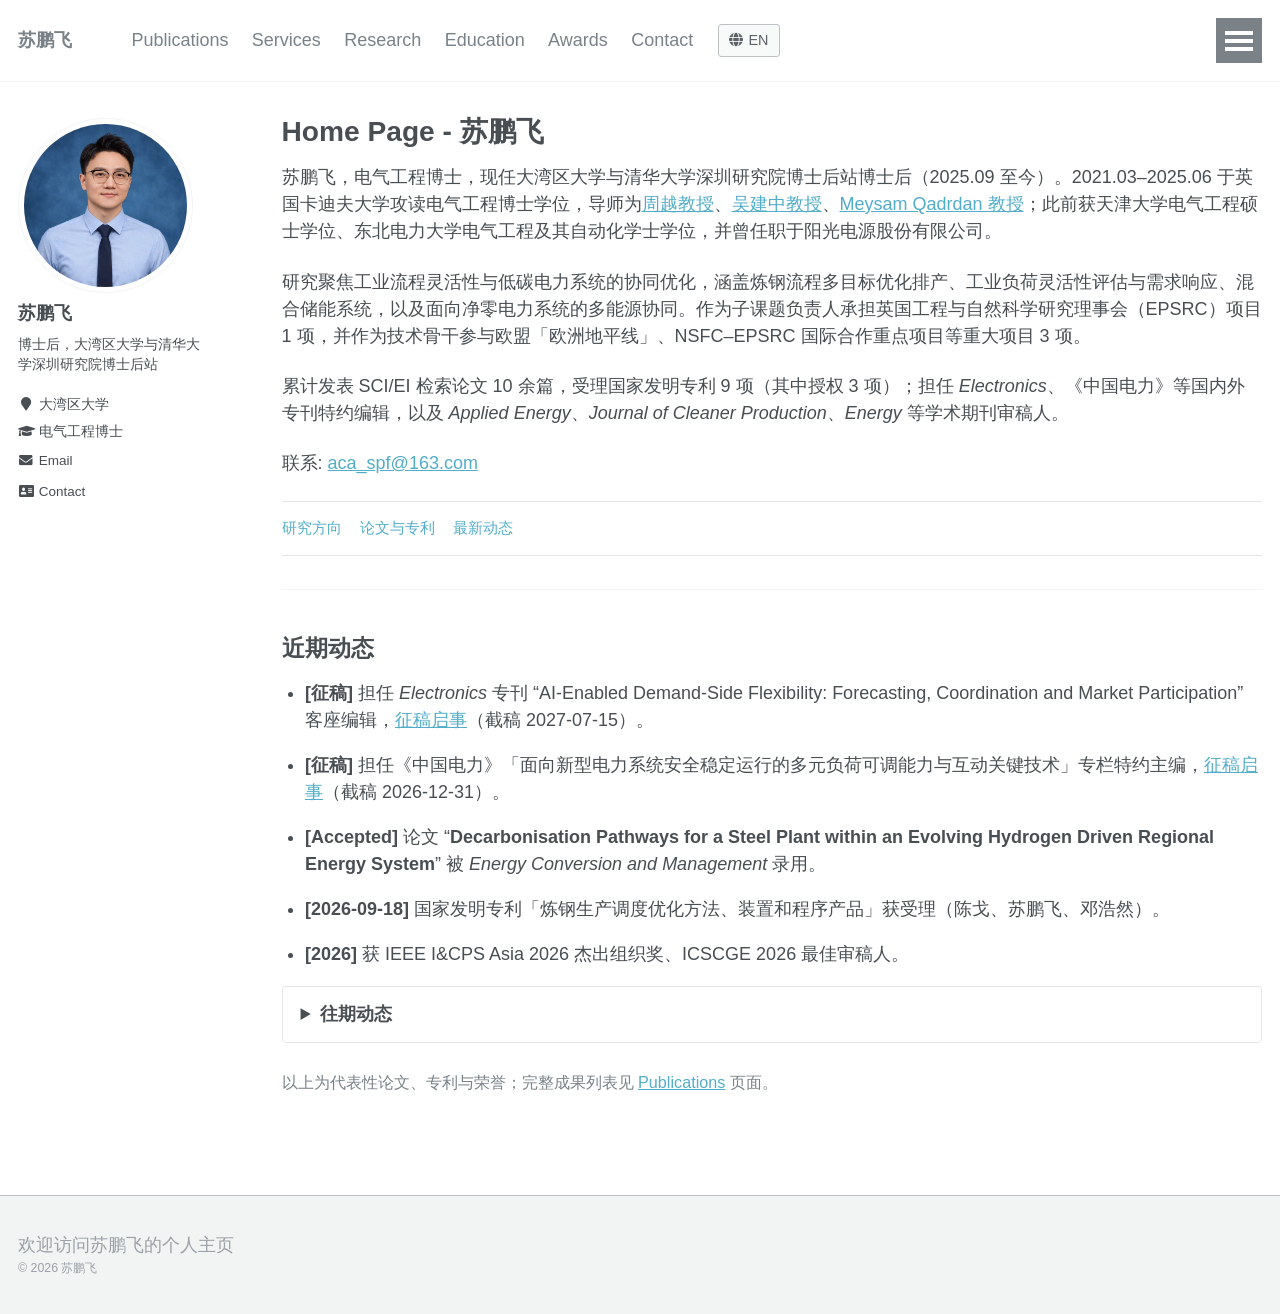
<file: index.html>
<!doctype html>
<html lang="zh-CN" class="no-js">
<head>
<meta charset="utf-8">
<link rel="alternate" hreflang="zh-CN" href="https://pengfeisu6.github.io/">
<link rel="alternate" hreflang="en" href="https://pengfeisu6.github.io/en/">
<link rel="alternate" hreflang="x-default" href="https://pengfeisu6.github.io/">
<title>首页 - 苏鹏飞</title>
<meta name="description" content="苏鹏飞，电气工程博士，大湾区大学与清华大学深圳研究院博士后站博士后。研究方向：工业负荷灵活性、炼钢流程优化排产、混合储能与需求响应、多能源系统协同。">
<meta property="og:site_name" content="苏鹏飞">
<meta property="og:title" content="首页 - 苏鹏飞">
<meta property="og:description" content="苏鹏飞，电气工程博士，大湾区大学与清华大学深圳研究院博士后站博士后。研究方向：工业负荷灵活性、炼钢流程优化排产、混合储能与需求响应、多能源系统协同。">
<meta name="viewport" content="width=device-width, initial-scale=1.0">
<meta http-equiv="cleartype" content="on">
<script>document.documentElement.className = document.documentElement.className.replace(/\bno-js\b/g, '') + ' js ';</script>
<link rel="stylesheet" href="assets/css/main.css">
<link rel="stylesheet" href="assets/css/custom.css">
</head>
<body data-home="index.html">
<a class="skip-link" href="#content">跳转到正文</a>
<!-- 结构：masthead（真实页面导航） + #main（sticky sidebar + archive） + page__footer
     内容填充位置：下方 <div class="archive organized-page" id="content" tabindex="-1"> 内部；共享身份字段见 data/profile.js -->
<div class="masthead">
  <div class="masthead__inner-wrap">
    <div class="masthead__menu">
      <nav id="site-nav" class="greedy-nav">
        <button aria-label="导航菜单"><div class="navicon"></div></button>
        <ul class="visible-links">
          <li class="masthead__menu-item masthead__menu-item--lg"><a href="index.html" data-field="name">苏鹏飞</a></li>
          <li class="masthead__menu-item"><a href="publications/index.html">Publications</a></li>
          <li class="masthead__menu-item"><a href="services/index.html">Services</a></li>
          <li class="masthead__menu-item"><a href="research/index.html">Research</a></li>
          <li class="masthead__menu-item"><a href="education/index.html">Education</a></li>
          <li class="masthead__menu-item"><a href="awards/index.html">Awards</a></li>
          <li class="masthead__menu-item"><a href="contact/index.html">Contact</a></li>
          <li class="masthead__menu-item masthead__menu-item--lang"><a class="lang-btn" href="en/index.html" lang="en" hreflang="en" aria-label="切换到英文版" title="切换到英文版"><i class="fas fa-globe" aria-hidden="true"></i><span>EN</span></a></li>
        </ul>
        <ul class="hidden-links hidden">
          <li class="masthead__menu-item nav-clone"><a href="index.html" data-field="name">苏鹏飞</a></li>
          <li class="masthead__menu-item nav-clone"><a href="publications/index.html">Publications</a></li>
          <li class="masthead__menu-item nav-clone"><a href="services/index.html">Services</a></li>
          <li class="masthead__menu-item nav-clone"><a href="research/index.html">Research</a></li>
          <li class="masthead__menu-item nav-clone"><a href="education/index.html">Education</a></li>
          <li class="masthead__menu-item nav-clone"><a href="awards/index.html">Awards</a></li>
          <li class="masthead__menu-item nav-clone"><a href="contact/index.html">Contact</a></li>
          <li class="masthead__menu-item nav-clone masthead__menu-item--lang"><a class="lang-btn" href="en/index.html" lang="en" hreflang="en" aria-label="切换到英文版" title="切换到英文版"><i class="fas fa-globe" aria-hidden="true"></i><span>EN</span></a></li>
        </ul>
      </nav>
    </div>
  </div>
</div>
<div id="main" role="main">
<div class="sidebar sticky">
  <div itemscope itemtype="http://schema.org/Person">
    <div class="author__avatar">
      <img src="assets/images/profile.jpg" class="author__avatar" alt="苏鹏飞个人形象照">
    </div>
    <div class="author__content">
      <h3 class="author__name" data-field="name">苏鹏飞</h3>
      <p class="author__bio" data-field="bio">博士后，大湾区大学与清华大学深圳研究院博士后站</p>
    </div>
    <div class="author__urls-wrapper">
      <button class="btn btn--inverse">Follow</button>
      <ul class="author__urls social-icons">
        <li><i class="fas fa-fw fa-map-marker" aria-hidden="true"></i> 大湾区大学</li>
        <li><i class="fas fa-fw fa-graduation-cap" aria-hidden="true"></i> 电气工程博士</li>
        <li><a href="mailto:aca_spf@163.com" data-href="emailHref"><i class="fas fa-fw fa-envelope" aria-hidden="true"></i> Email</a></li>
        <li><a href="contact/index.html"><i class="fas fa-fw fa-address-card" aria-hidden="true"></i> Contact</a></li>
      </ul>
    </div>
  </div>
</div>
<div class="archive organized-page" id="content" tabindex="-1">
  <h1 class="page__title">Home Page - 苏鹏飞</h1>
  <p>苏鹏飞，电气工程博士，现任大湾区大学与清华大学深圳研究院博士后站博士后（2025.09 至今）。2021.03–2025.06 于英国卡迪夫大学攻读电气工程博士学位，导师为<a href="https://seea.tju.edu.cn/info/1012/5022.htm">周越教授</a>、<a href="https://researchportal.bath.ac.uk/en/persons/jianzhong-wu/">吴建中教授</a>、<a href="https://profiles.cardiff.ac.uk/staff/qadrdanm">Meysam Qadrdan 教授</a>；此前获天津大学电气工程硕士学位、东北电力大学电气工程及其自动化学士学位，并曾任职于阳光电源股份有限公司。</p>
  <p>研究聚焦工业流程灵活性与低碳电力系统的协同优化，涵盖炼钢流程多目标优化排产、工业负荷灵活性评估与需求响应、混合储能系统，以及面向净零电力系统的多能源协同。作为子课题负责人承担英国工程与自然科学研究理事会（EPSRC）项目 1 项，并作为技术骨干参与欧盟「欧洲地平线」、NSFC–EPSRC 国际合作重点项目等重大项目 3 项。</p>
  <p>累计发表 SCI/EI 检索论文 10 余篇，受理国家发明专利 9 项（其中授权 3 项）；担任 <em>Electronics</em>、《中国电力》等国内外专刊特约编辑，以及 <em>Applied Energy</em>、<em>Journal of Cleaner Production</em>、<em>Energy</em> 等学术期刊审稿人。</p>
  <p class="contact-line">联系: <a href="mailto:aca_spf@163.com" data-href="emailHref">aca_spf@163.com</a></p>
  <nav class="section-nav" aria-label="快速访问"><a href="research/index.html">研究方向</a><a href="publications/index.html">论文与专利</a><a href="#news">最新动态</a></nav>
  <hr />
  <h2 id="news">近期动态</h2>
  <ul class="news-list">
    <li><p><strong>[征稿]</strong> 担任 <em>Electronics</em> 专刊 “AI-Enabled Demand-Side Flexibility: Forecasting, Coordination and Market Participation” 客座编辑，<a href="https://www.mdpi.com/journal/electronics/special_issues/10xf9x2i27" target="_blank" rel="noopener">征稿启事</a>（截稿 2027-07-15）。</p></li>
    <li><p><strong>[征稿]</strong> 担任《中国电力》「面向新型电力系统安全稳定运行的多元负荷可调能力与互动关键技术」专栏特约主编，<a href="https://www.electricpower.com.cn/news/368" target="_blank" rel="noopener">征稿启事</a>（截稿 2026-12-31）。</p></li>
    <li><p><strong>[Accepted]</strong> 论文 “<strong>Decarbonisation Pathways for a Steel Plant within an Evolving Hydrogen Driven Regional Energy System</strong>” 被 <em>Energy Conversion and Management</em> 录用。</p></li>
    <li><p><strong>[2026-09-18]</strong> 国家发明专利「炼钢生产调度优化方法、装置和程序产品」获受理（陈戈、苏鹏飞、邓浩然）。</p></li>
    <li><p><strong>[2026]</strong> 获 IEEE I&amp;CPS Asia 2026 杰出组织奖、ICSCGE 2026 最佳审稿人。</p></li>
  </ul>
  <details class="news-archive"><summary>往期动态</summary>
  <ul class="news-list">
    <li><p><strong>[2025-09]</strong> 加入大湾区大学与清华大学深圳研究院博士后站，任博士后。</p></li>
    <li><p><strong>[2025-04]</strong> 论文 “<strong>Cost-Effective Scheduling of a Hydrogen-based Iron and Steel Plant Powered by a Grid-assisted Renewable Energy System</strong>” 发表于 <em>Applied Energy</em>, vol. 384, article 125412。</p></li>
    <li><p><strong>[2024]</strong> 获 Sustainability in Steel SUSTAIN Conference 最佳海报奖。</p></li>
    <li><p><strong>[2023]</strong> 论文 “<strong>Multi-Objective Scheduling of a Steelmaking Plant Integrated with Renewable Energy Sources and Energy Storage Systems</strong>” 发表于 <em>Journal of Cleaner Production</em>, vol. 428, article 139350。</p></li>
    <li><p><strong>[2023-06]</strong> 国家发明专利「光伏逆变器故障检测方法、设备及介质」（CN112731022B）获授权。</p></li>
    <li><p><strong>[2023-05]</strong> 国家发明专利「一种户用微网能量路由器能量管理单元的本地控制方法」（CN110535190B）获授权。</p></li>
    <li><p><strong>[2023-04]</strong> 国家发明专利「光伏逆变器的状态检测方法、装置及计算机可读存储介质」（CN113092900B）获授权。</p></li>
    <li><p><strong>[2023]</strong> 会议论文 “<strong>Demand Response from Steelmaking Process Coordinated with Energy Storage Systems</strong>” 在 IEEE PES ISGT Europe 作口头报告。</p></li>
    <li><p><strong>[2023]</strong> 会议论文 “<strong>Optimal Scheduling of Steelmaking Process Considering Multiple Electricity Bill Components</strong>” 在 IEEE EI² 作口头报告。</p></li>
    <li><p><strong>[2021-03]</strong> 赴英国卡迪夫大学攻读电气工程博士学位，获国家留学基金委公派留学奖学金。</p></li>
  </ul>
  </details>
  <p class="page-note">以上为代表性论文、专利与荣誉；完整成果列表见 <a href="publications/index.html">Publications</a> 页面。</p>
</div>
</div>
<div class="page__footer">
  <footer>
    <a href="index.html" data-href="home" data-field="footerText">欢迎访问苏鹏飞的个人主页</a>
    <div class="page__footer-copyright" data-field="copyrightText">&copy; 2026 苏鹏飞</div>
  </footer>
</div>
<script src="data/profile.js"></script>
<script src="assets/js/site.js"></script>
<script src="assets/js/main.min.js"></script>
</body>
</html>
</file>
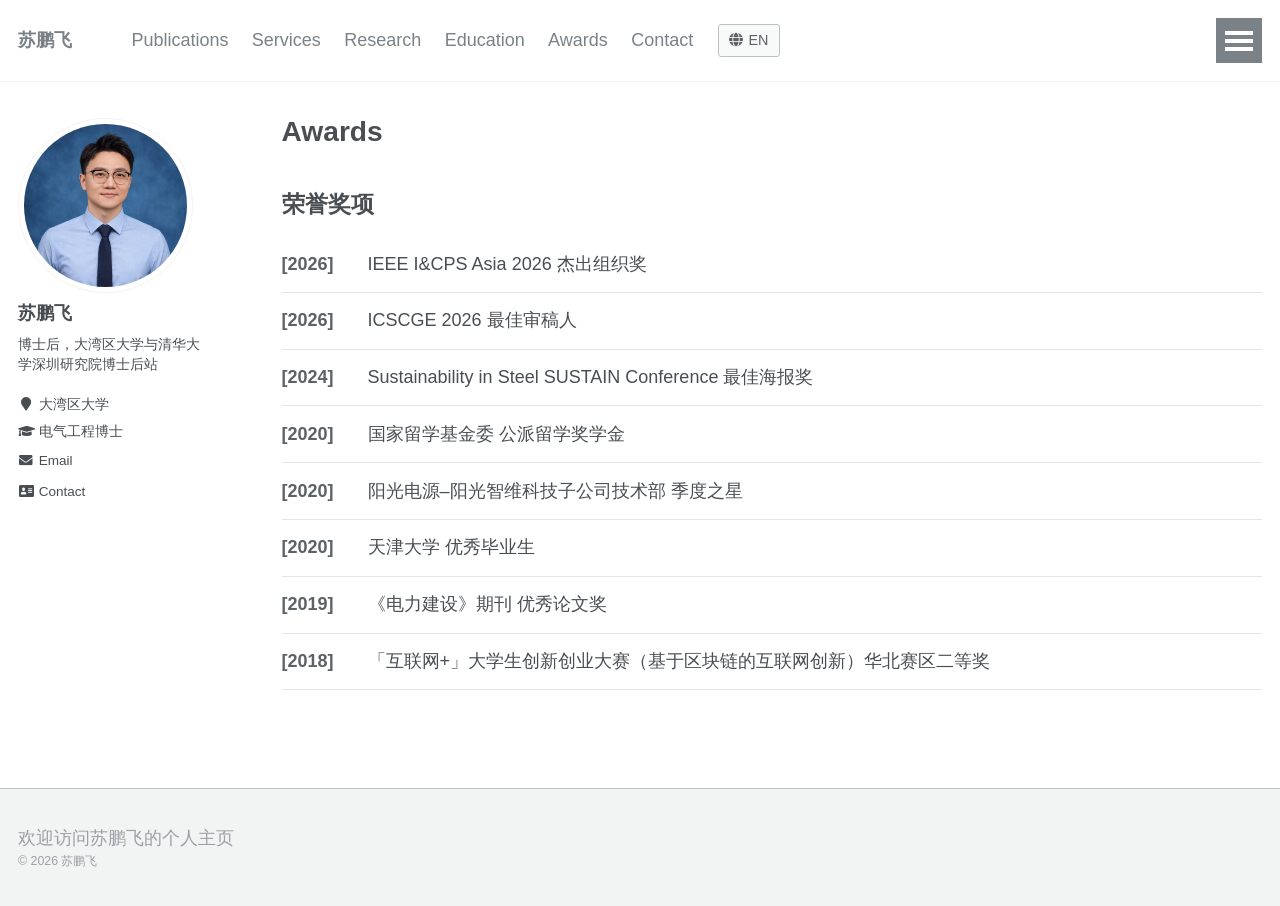
<file: awards/index.html>
<!doctype html>
<html lang="zh-CN" class="no-js">
<head>
<meta charset="utf-8">
<link rel="alternate" hreflang="zh-CN" href="https://pengfeisu6.github.io/awards/">
<link rel="alternate" hreflang="en" href="https://pengfeisu6.github.io/en/awards/">
<link rel="alternate" hreflang="x-default" href="https://pengfeisu6.github.io/">
<title>荣誉奖项 - 苏鹏飞</title>
<meta name="description" content="苏鹏飞，电气工程博士，大湾区大学与清华大学深圳研究院博士后站博士后。研究方向：工业负荷灵活性、炼钢流程优化排产、混合储能与需求响应、多能源系统协同。">
<meta property="og:site_name" content="苏鹏飞">
<meta property="og:title" content="荣誉奖项 - 苏鹏飞">
<meta property="og:description" content="苏鹏飞，电气工程博士，大湾区大学与清华大学深圳研究院博士后站博士后。研究方向：工业负荷灵活性、炼钢流程优化排产、混合储能与需求响应、多能源系统协同。">
<meta name="viewport" content="width=device-width, initial-scale=1.0">
<meta http-equiv="cleartype" content="on">
<script>document.documentElement.className = document.documentElement.className.replace(/\bno-js\b/g, '') + ' js ';</script>
<link rel="stylesheet" href="../assets/css/main.css">
<link rel="stylesheet" href="../assets/css/custom.css">
</head>
<body data-home="../index.html">
<a class="skip-link" href="#content">跳转到正文</a>
<!-- 结构：masthead（真实页面导航） + #main（sticky sidebar + archive） + page__footer
     内容填充位置：下方 <div class="archive organized-page" id="content" tabindex="-1"> 内部；共享身份字段见 data/profile.js -->
<div class="masthead">
  <div class="masthead__inner-wrap">
    <div class="masthead__menu">
      <nav id="site-nav" class="greedy-nav">
        <button aria-label="导航菜单"><div class="navicon"></div></button>
        <ul class="visible-links">
          <li class="masthead__menu-item masthead__menu-item--lg"><a href="../index.html" data-field="name">苏鹏飞</a></li>
          <li class="masthead__menu-item"><a href="../publications/index.html">Publications</a></li>
          <li class="masthead__menu-item"><a href="../services/index.html">Services</a></li>
          <li class="masthead__menu-item"><a href="../research/index.html">Research</a></li>
          <li class="masthead__menu-item"><a href="../education/index.html">Education</a></li>
          <li class="masthead__menu-item"><a href="../awards/index.html">Awards</a></li>
          <li class="masthead__menu-item"><a href="../contact/index.html">Contact</a></li>
          <li class="masthead__menu-item masthead__menu-item--lang"><a class="lang-btn" href="../en/awards/index.html" lang="en" hreflang="en" aria-label="切换到英文版" title="切换到英文版"><i class="fas fa-globe" aria-hidden="true"></i><span>EN</span></a></li>
        </ul>
        <ul class="hidden-links hidden">
          <li class="masthead__menu-item nav-clone"><a href="../index.html" data-field="name">苏鹏飞</a></li>
          <li class="masthead__menu-item nav-clone"><a href="../publications/index.html">Publications</a></li>
          <li class="masthead__menu-item nav-clone"><a href="../services/index.html">Services</a></li>
          <li class="masthead__menu-item nav-clone"><a href="../research/index.html">Research</a></li>
          <li class="masthead__menu-item nav-clone"><a href="../education/index.html">Education</a></li>
          <li class="masthead__menu-item nav-clone"><a href="../awards/index.html">Awards</a></li>
          <li class="masthead__menu-item nav-clone"><a href="../contact/index.html">Contact</a></li>
          <li class="masthead__menu-item nav-clone masthead__menu-item--lang"><a class="lang-btn" href="../en/awards/index.html" lang="en" hreflang="en" aria-label="切换到英文版" title="切换到英文版"><i class="fas fa-globe" aria-hidden="true"></i><span>EN</span></a></li>
        </ul>
      </nav>
    </div>
  </div>
</div>
<div id="main" role="main">
<div class="sidebar sticky">
  <div itemscope itemtype="http://schema.org/Person">
    <div class="author__avatar">
      <img src="../assets/images/profile.jpg" class="author__avatar" alt="苏鹏飞个人形象照">
    </div>
    <div class="author__content">
      <h3 class="author__name" data-field="name">苏鹏飞</h3>
      <p class="author__bio" data-field="bio">博士后，大湾区大学与清华大学深圳研究院博士后站</p>
    </div>
    <div class="author__urls-wrapper">
      <button class="btn btn--inverse">Follow</button>
      <ul class="author__urls social-icons">
        <li><i class="fas fa-fw fa-map-marker" aria-hidden="true"></i> 大湾区大学</li>
        <li><i class="fas fa-fw fa-graduation-cap" aria-hidden="true"></i> 电气工程博士</li>
        <li><a href="mailto:aca_spf@163.com" data-href="emailHref"><i class="fas fa-fw fa-envelope" aria-hidden="true"></i> Email</a></li>
        <li><a href="../contact/index.html"><i class="fas fa-fw fa-address-card" aria-hidden="true"></i> Contact</a></li>
      </ul>
    </div>
  </div>
</div>
<div class="archive organized-page" id="content" tabindex="-1">
  <h1 class="page__title">Awards</h1>
  <h2 id="awards">荣誉奖项</h2>
  <ul class="plain-list award-timeline">
    <li><strong>[2026]</strong> IEEE I&amp;CPS Asia 2026 杰出组织奖</li>
    <li><strong>[2026]</strong> ICSCGE 2026 最佳审稿人</li>
    <li><strong>[2024]</strong> Sustainability in Steel SUSTAIN Conference 最佳海报奖</li>
    <li><strong>[2020]</strong> 国家留学基金委 公派留学奖学金</li>
    <li><strong>[2020]</strong> 阳光电源–阳光智维科技子公司技术部 季度之星</li>
    <li><strong>[2020]</strong> 天津大学 优秀毕业生</li>
    <li><strong>[2019]</strong> 《电力建设》期刊 优秀论文奖</li>
    <li><strong>[2018]</strong> 「互联网+」大学生创新创业大赛（基于区块链的互联网创新）华北赛区二等奖</li>
  </ul>
</div>
</div>
<div class="page__footer">
  <footer>
    <a href="../index.html" data-href="home" data-field="footerText">欢迎访问苏鹏飞的个人主页</a>
    <div class="page__footer-copyright" data-field="copyrightText">&copy; 2026 苏鹏飞</div>
  </footer>
</div>
<script src="../data/profile.js"></script>
<script src="../assets/js/site.js"></script>
<script src="../assets/js/main.min.js"></script>
</body>
</html>
</file>
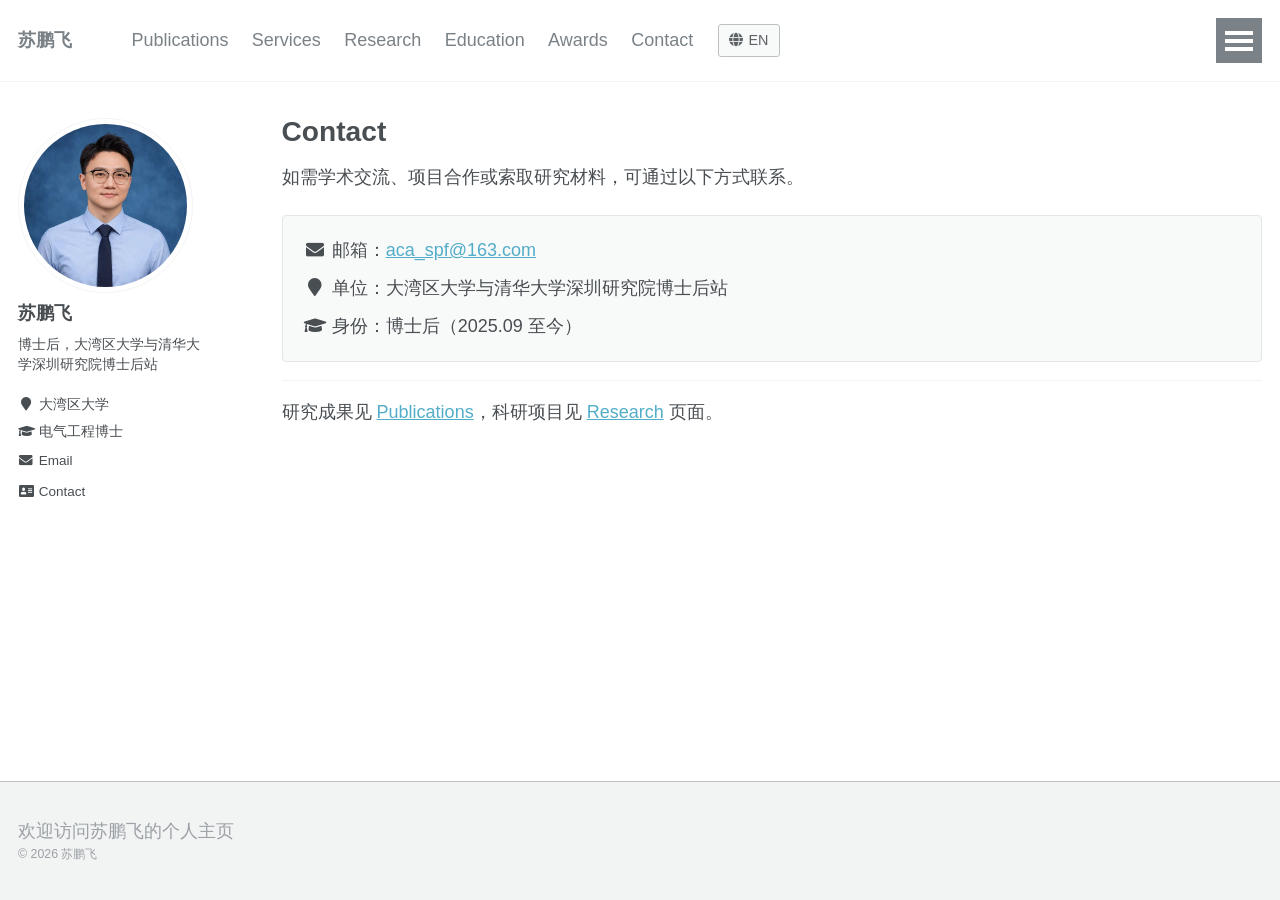
<file: contact/index.html>
<!doctype html>
<html lang="zh-CN" class="no-js">
<head>
<meta charset="utf-8">
<link rel="alternate" hreflang="zh-CN" href="https://pengfeisu6.github.io/contact/">
<link rel="alternate" hreflang="en" href="https://pengfeisu6.github.io/en/contact/">
<link rel="alternate" hreflang="x-default" href="https://pengfeisu6.github.io/">
<title>联系方式 - 苏鹏飞</title>
<meta name="description" content="苏鹏飞，电气工程博士，大湾区大学与清华大学深圳研究院博士后站博士后。研究方向：工业负荷灵活性、炼钢流程优化排产、混合储能与需求响应、多能源系统协同。">
<meta property="og:site_name" content="苏鹏飞">
<meta property="og:title" content="联系方式 - 苏鹏飞">
<meta property="og:description" content="苏鹏飞，电气工程博士，大湾区大学与清华大学深圳研究院博士后站博士后。研究方向：工业负荷灵活性、炼钢流程优化排产、混合储能与需求响应、多能源系统协同。">
<meta name="viewport" content="width=device-width, initial-scale=1.0">
<meta http-equiv="cleartype" content="on">
<script>document.documentElement.className = document.documentElement.className.replace(/\bno-js\b/g, '') + ' js ';</script>
<link rel="stylesheet" href="../assets/css/main.css">
<link rel="stylesheet" href="../assets/css/custom.css">
</head>
<body data-home="../index.html">
<a class="skip-link" href="#content">跳转到正文</a>
<!-- 结构：masthead（真实页面导航） + #main（sticky sidebar + archive） + page__footer
     内容填充位置：下方 <div class="archive organized-page" id="content" tabindex="-1"> 内部；共享身份字段见 data/profile.js -->
<div class="masthead">
  <div class="masthead__inner-wrap">
    <div class="masthead__menu">
      <nav id="site-nav" class="greedy-nav">
        <button aria-label="导航菜单"><div class="navicon"></div></button>
        <ul class="visible-links">
          <li class="masthead__menu-item masthead__menu-item--lg"><a href="../index.html" data-field="name">苏鹏飞</a></li>
          <li class="masthead__menu-item"><a href="../publications/index.html">Publications</a></li>
          <li class="masthead__menu-item"><a href="../services/index.html">Services</a></li>
          <li class="masthead__menu-item"><a href="../research/index.html">Research</a></li>
          <li class="masthead__menu-item"><a href="../education/index.html">Education</a></li>
          <li class="masthead__menu-item"><a href="../awards/index.html">Awards</a></li>
          <li class="masthead__menu-item"><a href="../contact/index.html">Contact</a></li>
          <li class="masthead__menu-item masthead__menu-item--lang"><a class="lang-btn" href="../en/contact/index.html" lang="en" hreflang="en" aria-label="切换到英文版" title="切换到英文版"><i class="fas fa-globe" aria-hidden="true"></i><span>EN</span></a></li>
        </ul>
        <ul class="hidden-links hidden">
          <li class="masthead__menu-item nav-clone"><a href="../index.html" data-field="name">苏鹏飞</a></li>
          <li class="masthead__menu-item nav-clone"><a href="../publications/index.html">Publications</a></li>
          <li class="masthead__menu-item nav-clone"><a href="../services/index.html">Services</a></li>
          <li class="masthead__menu-item nav-clone"><a href="../research/index.html">Research</a></li>
          <li class="masthead__menu-item nav-clone"><a href="../education/index.html">Education</a></li>
          <li class="masthead__menu-item nav-clone"><a href="../awards/index.html">Awards</a></li>
          <li class="masthead__menu-item nav-clone"><a href="../contact/index.html">Contact</a></li>
          <li class="masthead__menu-item nav-clone masthead__menu-item--lang"><a class="lang-btn" href="../en/contact/index.html" lang="en" hreflang="en" aria-label="切换到英文版" title="切换到英文版"><i class="fas fa-globe" aria-hidden="true"></i><span>EN</span></a></li>
        </ul>
      </nav>
    </div>
  </div>
</div>
<div id="main" role="main">
<div class="sidebar sticky">
  <div itemscope itemtype="http://schema.org/Person">
    <div class="author__avatar">
      <img src="../assets/images/profile.jpg" class="author__avatar" alt="苏鹏飞个人形象照">
    </div>
    <div class="author__content">
      <h3 class="author__name" data-field="name">苏鹏飞</h3>
      <p class="author__bio" data-field="bio">博士后，大湾区大学与清华大学深圳研究院博士后站</p>
    </div>
    <div class="author__urls-wrapper">
      <button class="btn btn--inverse">Follow</button>
      <ul class="author__urls social-icons">
        <li><i class="fas fa-fw fa-map-marker" aria-hidden="true"></i> 大湾区大学</li>
        <li><i class="fas fa-fw fa-graduation-cap" aria-hidden="true"></i> 电气工程博士</li>
        <li><a href="mailto:aca_spf@163.com" data-href="emailHref"><i class="fas fa-fw fa-envelope" aria-hidden="true"></i> Email</a></li>
        <li><a href="../contact/index.html"><i class="fas fa-fw fa-address-card" aria-hidden="true"></i> Contact</a></li>
      </ul>
    </div>
  </div>
</div>
<div class="archive organized-page" id="content" tabindex="-1">
  <h1 class="page__title">Contact</h1>
  <p>如需学术交流、项目合作或索取研究材料，可通过以下方式联系。</p>
  <ul class="plain-list contact-details">
    <li><i class="fas fa-fw fa-envelope" aria-hidden="true"></i> 邮箱：<a href="mailto:aca_spf@163.com" data-href="emailHref">aca_spf@163.com</a></li>
    <li><i class="fas fa-fw fa-map-marker" aria-hidden="true"></i> 单位：大湾区大学与清华大学深圳研究院博士后站</li>
    <li><i class="fas fa-fw fa-graduation-cap" aria-hidden="true"></i> 身份：博士后（2025.09 至今）</li>
  </ul>
  <hr />
  <p>研究成果见 <a href="../publications/index.html">Publications</a>，科研项目见 <a href="../research/index.html">Research</a> 页面。</p>
</div>
</div>
<div class="page__footer">
  <footer>
    <a href="../index.html" data-href="home" data-field="footerText">欢迎访问苏鹏飞的个人主页</a>
    <div class="page__footer-copyright" data-field="copyrightText">&copy; 2026 苏鹏飞</div>
  </footer>
</div>
<script src="../data/profile.js"></script>
<script src="../assets/js/site.js"></script>
<script src="../assets/js/main.min.js"></script>
</body>
</html>
</file>
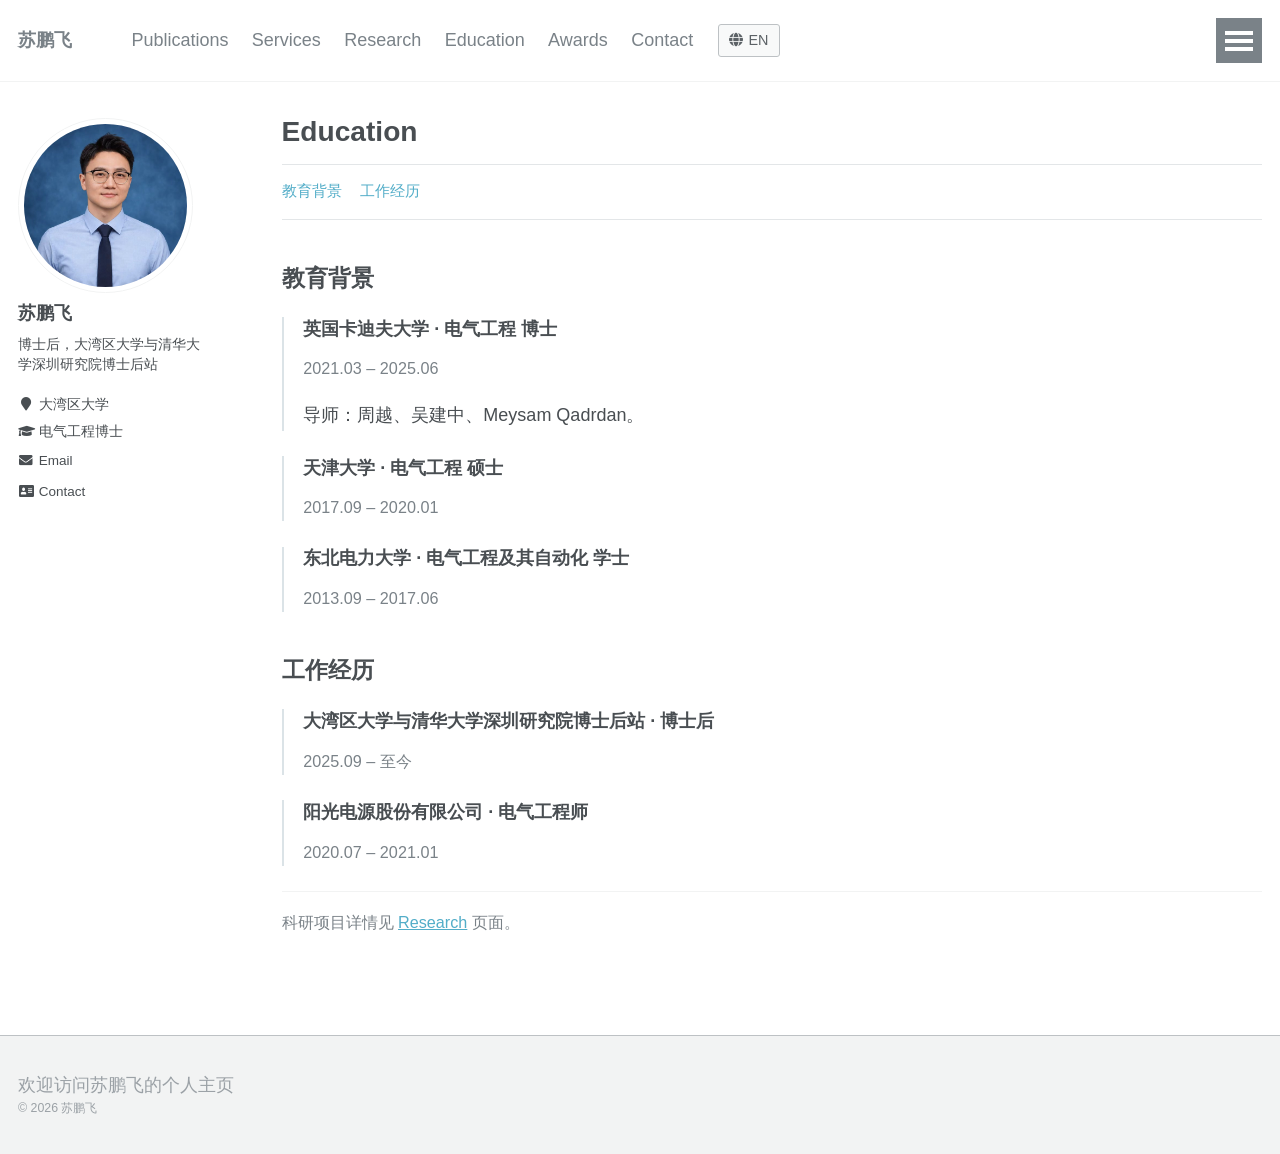
<file: education/index.html>
<!doctype html>
<html lang="zh-CN" class="no-js">
<head>
<meta charset="utf-8">
<link rel="alternate" hreflang="zh-CN" href="https://pengfeisu6.github.io/education/">
<link rel="alternate" hreflang="en" href="https://pengfeisu6.github.io/en/education/">
<link rel="alternate" hreflang="x-default" href="https://pengfeisu6.github.io/">
<title>教育经历 - 苏鹏飞</title>
<meta name="description" content="苏鹏飞，电气工程博士，大湾区大学与清华大学深圳研究院博士后站博士后。研究方向：工业负荷灵活性、炼钢流程优化排产、混合储能与需求响应、多能源系统协同。">
<meta property="og:site_name" content="苏鹏飞">
<meta property="og:title" content="教育经历 - 苏鹏飞">
<meta property="og:description" content="苏鹏飞，电气工程博士，大湾区大学与清华大学深圳研究院博士后站博士后。研究方向：工业负荷灵活性、炼钢流程优化排产、混合储能与需求响应、多能源系统协同。">
<meta name="viewport" content="width=device-width, initial-scale=1.0">
<meta http-equiv="cleartype" content="on">
<script>document.documentElement.className = document.documentElement.className.replace(/\bno-js\b/g, '') + ' js ';</script>
<link rel="stylesheet" href="../assets/css/main.css">
<link rel="stylesheet" href="../assets/css/custom.css">
</head>
<body data-home="../index.html">
<a class="skip-link" href="#content">跳转到正文</a>
<!-- 结构：masthead（真实页面导航） + #main（sticky sidebar + archive） + page__footer
     内容填充位置：下方 <div class="archive organized-page" id="content" tabindex="-1"> 内部；共享身份字段见 data/profile.js -->
<div class="masthead">
  <div class="masthead__inner-wrap">
    <div class="masthead__menu">
      <nav id="site-nav" class="greedy-nav">
        <button aria-label="导航菜单"><div class="navicon"></div></button>
        <ul class="visible-links">
          <li class="masthead__menu-item masthead__menu-item--lg"><a href="../index.html" data-field="name">苏鹏飞</a></li>
          <li class="masthead__menu-item"><a href="../publications/index.html">Publications</a></li>
          <li class="masthead__menu-item"><a href="../services/index.html">Services</a></li>
          <li class="masthead__menu-item"><a href="../research/index.html">Research</a></li>
          <li class="masthead__menu-item"><a href="../education/index.html">Education</a></li>
          <li class="masthead__menu-item"><a href="../awards/index.html">Awards</a></li>
          <li class="masthead__menu-item"><a href="../contact/index.html">Contact</a></li>
          <li class="masthead__menu-item masthead__menu-item--lang"><a class="lang-btn" href="../en/education/index.html" lang="en" hreflang="en" aria-label="切换到英文版" title="切换到英文版"><i class="fas fa-globe" aria-hidden="true"></i><span>EN</span></a></li>
        </ul>
        <ul class="hidden-links hidden">
          <li class="masthead__menu-item nav-clone"><a href="../index.html" data-field="name">苏鹏飞</a></li>
          <li class="masthead__menu-item nav-clone"><a href="../publications/index.html">Publications</a></li>
          <li class="masthead__menu-item nav-clone"><a href="../services/index.html">Services</a></li>
          <li class="masthead__menu-item nav-clone"><a href="../research/index.html">Research</a></li>
          <li class="masthead__menu-item nav-clone"><a href="../education/index.html">Education</a></li>
          <li class="masthead__menu-item nav-clone"><a href="../awards/index.html">Awards</a></li>
          <li class="masthead__menu-item nav-clone"><a href="../contact/index.html">Contact</a></li>
          <li class="masthead__menu-item nav-clone masthead__menu-item--lang"><a class="lang-btn" href="../en/education/index.html" lang="en" hreflang="en" aria-label="切换到英文版" title="切换到英文版"><i class="fas fa-globe" aria-hidden="true"></i><span>EN</span></a></li>
        </ul>
      </nav>
    </div>
  </div>
</div>
<div id="main" role="main">
<div class="sidebar sticky">
  <div itemscope itemtype="http://schema.org/Person">
    <div class="author__avatar">
      <img src="../assets/images/profile.jpg" class="author__avatar" alt="苏鹏飞个人形象照">
    </div>
    <div class="author__content">
      <h3 class="author__name" data-field="name">苏鹏飞</h3>
      <p class="author__bio" data-field="bio">博士后，大湾区大学与清华大学深圳研究院博士后站</p>
    </div>
    <div class="author__urls-wrapper">
      <button class="btn btn--inverse">Follow</button>
      <ul class="author__urls social-icons">
        <li><i class="fas fa-fw fa-map-marker" aria-hidden="true"></i> 大湾区大学</li>
        <li><i class="fas fa-fw fa-graduation-cap" aria-hidden="true"></i> 电气工程博士</li>
        <li><a href="mailto:aca_spf@163.com" data-href="emailHref"><i class="fas fa-fw fa-envelope" aria-hidden="true"></i> Email</a></li>
        <li><a href="../contact/index.html"><i class="fas fa-fw fa-address-card" aria-hidden="true"></i> Contact</a></li>
      </ul>
    </div>
  </div>
</div>
<div class="archive organized-page" id="content" tabindex="-1">
  <h1 class="page__title">Education</h1>
  <nav class="section-nav" aria-label="本页导航"><a href="#education">教育背景</a><a href="#work-experience">工作经历</a></nav>
  <h2 id="education">教育背景</h2>
  <div class="project-block career-entry">
    <h3>英国卡迪夫大学 · 电气工程 博士</h3>
    <p class="entry-meta">2021.03 – 2025.06</p>
    <p>导师：周越、吴建中、Meysam Qadrdan。</p>
  </div>
  <div class="project-block career-entry">
    <h3>天津大学 · 电气工程 硕士</h3>
    <p class="entry-meta">2017.09 – 2020.01</p>
  </div>
  <div class="project-block career-entry">
    <h3>东北电力大学 · 电气工程及其自动化 学士</h3>
    <p class="entry-meta">2013.09 – 2017.06</p>
  </div>
  <h2 id="work-experience">工作经历</h2>
  <div class="project-block career-entry">
    <h3>大湾区大学与清华大学深圳研究院博士后站 · 博士后</h3>
    <p class="entry-meta">2025.09 – 至今</p>
  </div>
  <div class="project-block career-entry">
    <h3>阳光电源股份有限公司 · 电气工程师</h3>
    <p class="entry-meta">2020.07 – 2021.01</p>
  </div>
  <hr />
  <p class="page-note">科研项目详情见 <a href="../research/index.html">Research</a> 页面。</p>
</div>
</div>
<div class="page__footer">
  <footer>
    <a href="../index.html" data-href="home" data-field="footerText">欢迎访问苏鹏飞的个人主页</a>
    <div class="page__footer-copyright" data-field="copyrightText">&copy; 2026 苏鹏飞</div>
  </footer>
</div>
<script src="../data/profile.js"></script>
<script src="../assets/js/site.js"></script>
<script src="../assets/js/main.min.js"></script>
</body>
</html>
</file>
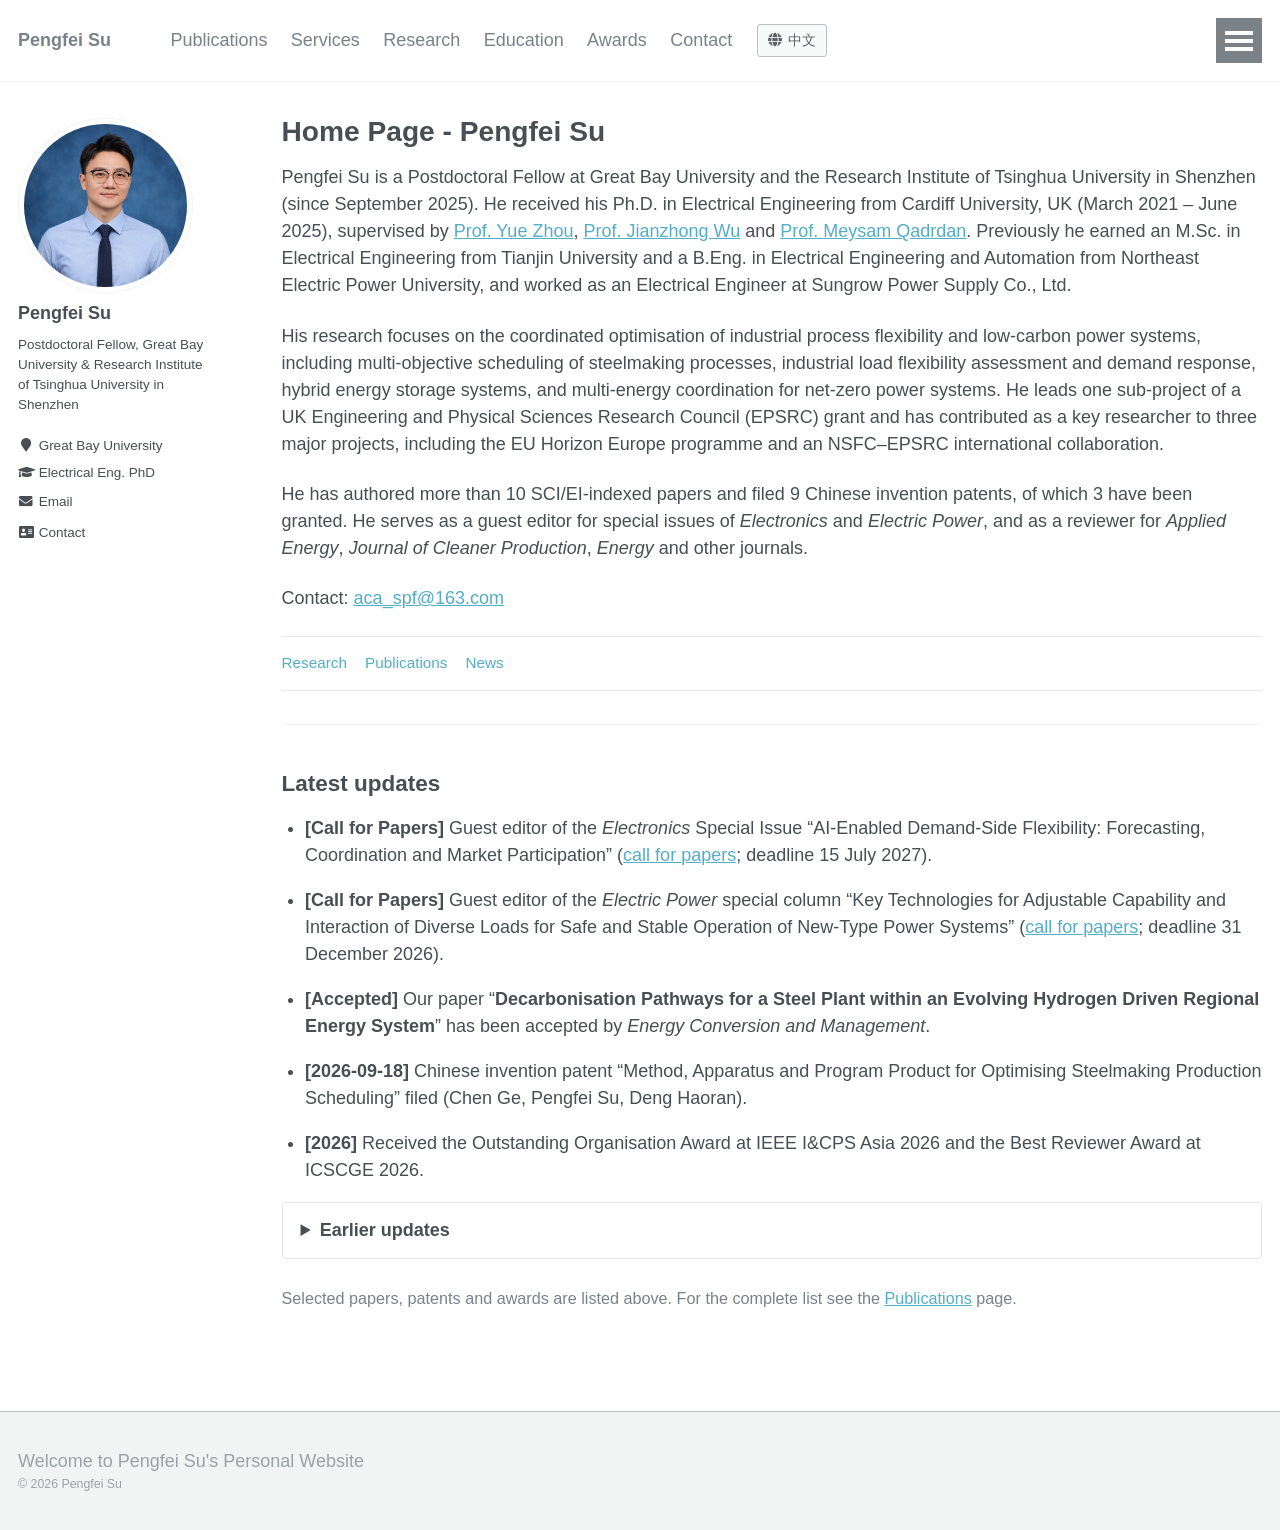
<file: en/index.html>
<!doctype html>
<html lang="en" class="no-js">
<head>
<meta charset="utf-8">
<link rel="alternate" hreflang="zh-CN" href="https://pengfeisu6.github.io/">
<link rel="alternate" hreflang="en" href="https://pengfeisu6.github.io/en/">
<link rel="alternate" hreflang="x-default" href="https://pengfeisu6.github.io/">
<title>Home - Pengfei Su</title>
<meta name="description" content="Pengfei Su is a Postdoctoral Fellow at Great Bay University and the Research Institute of Tsinghua University in Shenzhen. His research covers industrial load flexibility, steelmaking process scheduling, hybrid energy storage and demand response, and multi-energy system coordination.">
<meta property="og:site_name" content="Pengfei Su">
<meta property="og:title" content="Home - Pengfei Su">
<meta property="og:description" content="Pengfei Su is a Postdoctoral Fellow at Great Bay University and the Research Institute of Tsinghua University in Shenzhen. His research covers industrial load flexibility, steelmaking process scheduling, hybrid energy storage and demand response, and multi-energy system coordination.">
<meta name="viewport" content="width=device-width, initial-scale=1.0">
<meta http-equiv="cleartype" content="on">
<script>document.documentElement.className = document.documentElement.className.replace(/\bno-js\b/g, '') + ' js ';</script>
<link rel="stylesheet" href="../assets/css/main.css">
<link rel="stylesheet" href="../assets/css/custom.css">
</head>
<body data-home="index.html">
<a class="skip-link" href="#content">Skip to content</a>
<!-- academicpages layout: masthead (real page links) + #main (sticky sidebar + archive) + page__footer
     Shared identity fields live in data/profile.js (SITE_PROFILE_EN). -->
<div class="masthead">
  <div class="masthead__inner-wrap">
    <div class="masthead__menu">
      <nav id="site-nav" class="greedy-nav">
        <button aria-label="Navigation menu"><div class="navicon"></div></button>
        <ul class="visible-links">
          <li class="masthead__menu-item masthead__menu-item--lg"><a href="index.html" data-field="name">Pengfei Su</a></li>
          <li class="masthead__menu-item"><a href="publications/index.html">Publications</a></li>
          <li class="masthead__menu-item"><a href="services/index.html">Services</a></li>
          <li class="masthead__menu-item"><a href="research/index.html">Research</a></li>
          <li class="masthead__menu-item"><a href="education/index.html">Education</a></li>
          <li class="masthead__menu-item"><a href="awards/index.html">Awards</a></li>
          <li class="masthead__menu-item"><a href="contact/index.html">Contact</a></li>
          <li class="masthead__menu-item masthead__menu-item--lang"><a class="lang-btn" href="../index.html" lang="zh-CN" hreflang="zh-CN" aria-label="Switch to Chinese" title="Switch to Chinese"><i class="fas fa-globe" aria-hidden="true"></i><span>中文</span></a></li>
        </ul>
        <ul class="hidden-links hidden">
          <li class="masthead__menu-item nav-clone"><a href="index.html" data-field="name">Pengfei Su</a></li>
          <li class="masthead__menu-item nav-clone"><a href="publications/index.html">Publications</a></li>
          <li class="masthead__menu-item nav-clone"><a href="services/index.html">Services</a></li>
          <li class="masthead__menu-item nav-clone"><a href="research/index.html">Research</a></li>
          <li class="masthead__menu-item nav-clone"><a href="education/index.html">Education</a></li>
          <li class="masthead__menu-item nav-clone"><a href="awards/index.html">Awards</a></li>
          <li class="masthead__menu-item nav-clone"><a href="contact/index.html">Contact</a></li>
          <li class="masthead__menu-item nav-clone masthead__menu-item--lang"><a class="lang-btn" href="../index.html" lang="zh-CN" hreflang="zh-CN" aria-label="Switch to Chinese" title="Switch to Chinese"><i class="fas fa-globe" aria-hidden="true"></i><span>中文</span></a></li>
        </ul>
      </nav>
    </div>
  </div>
</div>
<div id="main" role="main">
<div class="sidebar sticky">
  <div itemscope itemtype="http://schema.org/Person">
    <div class="author__avatar">
      <img src="../assets/images/profile.jpg" class="author__avatar" alt="Portrait of Pengfei Su">
    </div>
    <div class="author__content">
      <h3 class="author__name" data-field="name">Pengfei Su</h3>
      <p class="author__bio" data-field="bio">Postdoctoral Fellow, Great Bay University &amp; Research Institute of Tsinghua University in Shenzhen</p>
    </div>
    <div class="author__urls-wrapper">
      <button class="btn btn--inverse">Follow</button>
      <ul class="author__urls social-icons">
        <li><i class="fas fa-fw fa-map-marker" aria-hidden="true"></i> Great Bay University</li>
        <li><i class="fas fa-fw fa-graduation-cap" aria-hidden="true"></i> Electrical Eng. PhD</li>
        <li><a href="mailto:aca_spf@163.com" data-href="emailHref"><i class="fas fa-fw fa-envelope" aria-hidden="true"></i> Email</a></li>
        <li><a href="contact/index.html"><i class="fas fa-fw fa-address-card" aria-hidden="true"></i> Contact</a></li>
      </ul>
    </div>
  </div>
</div>
<div class="archive organized-page" id="content" tabindex="-1">
  <h1 class="page__title">Home Page - Pengfei Su</h1>
  <p>Pengfei Su is a Postdoctoral Fellow at Great Bay University and the Research Institute of Tsinghua University in Shenzhen (since September 2025). He received his Ph.D. in Electrical Engineering from Cardiff University, UK (March 2021 &ndash; June 2025), supervised by <a href="https://seea.tju.edu.cn/info/1012/5022.htm">Prof. Yue Zhou</a>, <a href="https://researchportal.bath.ac.uk/en/persons/jianzhong-wu/">Prof. Jianzhong Wu</a> and <a href="https://profiles.cardiff.ac.uk/staff/qadrdanm">Prof. Meysam Qadrdan</a>. Previously he earned an M.Sc. in Electrical Engineering from Tianjin University and a B.Eng. in Electrical Engineering and Automation from Northeast Electric Power University, and worked as an Electrical Engineer at Sungrow Power Supply Co., Ltd.</p>
  <p>His research focuses on the coordinated optimisation of industrial process flexibility and low-carbon power systems, including multi-objective scheduling of steelmaking processes, industrial load flexibility assessment and demand response, hybrid energy storage systems, and multi-energy coordination for net-zero power systems. He leads one sub-project of a UK Engineering and Physical Sciences Research Council (EPSRC) grant and has contributed as a key researcher to three major projects, including the EU Horizon Europe programme and an NSFC&ndash;EPSRC international collaboration.</p>
  <p>He has authored more than 10 SCI/EI-indexed papers and filed 9 Chinese invention patents, of which 3 have been granted. He serves as a guest editor for special issues of <em>Electronics</em> and <em>Electric Power</em>, and as a reviewer for <em>Applied Energy</em>, <em>Journal of Cleaner Production</em>, <em>Energy</em> and other journals.</p>
  <p class="contact-line">Contact: <a href="mailto:aca_spf@163.com" data-href="emailHref">aca_spf@163.com</a></p>
  <nav class="section-nav" aria-label="Explore"><a href="research/index.html">Research</a><a href="publications/index.html">Publications</a><a href="#news">News</a></nav>
  <hr />
  <h2 id="news">Latest updates</h2>
  <ul class="news-list">
    <li><p><strong>[Call for Papers]</strong> Guest editor of the <em>Electronics</em> Special Issue &ldquo;AI-Enabled Demand-Side Flexibility: Forecasting, Coordination and Market Participation&rdquo; (<a href="https://www.mdpi.com/journal/electronics/special_issues/10xf9x2i27" target="_blank" rel="noopener">call for papers</a>; deadline 15 July 2027).</p></li>
    <li><p><strong>[Call for Papers]</strong> Guest editor of the <em>Electric Power</em> special column &ldquo;Key Technologies for Adjustable Capability and Interaction of Diverse Loads for Safe and Stable Operation of New-Type Power Systems&rdquo; (<a href="https://www.electricpower.com.cn/news/368" target="_blank" rel="noopener">call for papers</a>; deadline 31 December 2026).</p></li>
    <li><p><strong>[Accepted]</strong> Our paper &ldquo;<strong>Decarbonisation Pathways for a Steel Plant within an Evolving Hydrogen Driven Regional Energy System</strong>&rdquo; has been accepted by <em>Energy Conversion and Management</em>.</p></li>
    <li><p><strong>[2026-09-18]</strong> Chinese invention patent &ldquo;Method, Apparatus and Program Product for Optimising Steelmaking Production Scheduling&rdquo; filed (Chen Ge, Pengfei Su, Deng Haoran).</p></li>
    <li><p><strong>[2026]</strong> Received the Outstanding Organisation Award at IEEE I&amp;CPS Asia 2026 and the Best Reviewer Award at ICSCGE 2026.</p></li>
  </ul>
  <details class="news-archive"><summary>Earlier updates</summary>
  <ul class="news-list">
    <li><p><strong>[2025-09]</strong> Joined Great Bay University and the Research Institute of Tsinghua University in Shenzhen as a Postdoctoral Fellow.</p></li>
    <li><p><strong>[2025-04]</strong> Paper &ldquo;<strong>Cost-Effective Scheduling of a Hydrogen-based Iron and Steel Plant Powered by a Grid-assisted Renewable Energy System</strong>&rdquo; published in <em>Applied Energy</em>, vol. 384, article 125412.</p></li>
    <li><p><strong>[2024]</strong> Received the Best Poster Award at the Sustainability in Steel SUSTAIN Conference.</p></li>
    <li><p><strong>[2023]</strong> Paper &ldquo;<strong>Multi-Objective Scheduling of a Steelmaking Plant Integrated with Renewable Energy Sources and Energy Storage Systems</strong>&rdquo; published in <em>Journal of Cleaner Production</em>, vol. 428, article 139350.</p></li>
    <li><p><strong>[2023-06]</strong> Chinese invention patent &ldquo;Fault Detection Method, Device and Medium for Photovoltaic Inverters&rdquo; (CN112731022B) granted.</p></li>
    <li><p><strong>[2023-05]</strong> Chinese invention patent &ldquo;Local Control Method for an Energy Management Unit of a Household Microgrid Energy Router&rdquo; (CN110535190B) granted.</p></li>
    <li><p><strong>[2023-04]</strong> Chinese invention patent &ldquo;State Detection Method, Apparatus and Computer-Readable Storage Medium for Photovoltaic Inverters&rdquo; (CN113092900B) granted.</p></li>
    <li><p><strong>[2023]</strong> Conference paper &ldquo;<strong>Demand Response from Steelmaking Process Coordinated with Energy Storage Systems</strong>&rdquo; presented orally at IEEE PES ISGT Europe.</p></li>
    <li><p><strong>[2023]</strong> Conference paper &ldquo;<strong>Optimal Scheduling of Steelmaking Process Considering Multiple Electricity Bill Components</strong>&rdquo; presented orally at IEEE EI&sup2;.</p></li>
    <li><p><strong>[2021-03]</strong> Started a Ph.D. in Electrical Engineering at Cardiff University, supported by a China Scholarship Council (CSC) scholarship.</p></li>
  </ul>
  </details>
  <p class="page-note">Selected papers, patents and awards are listed above. For the complete list see the <a href="publications/index.html">Publications</a> page.</p>
</div>
</div>
<div class="page__footer">
  <footer>
    <a href="index.html" data-href="home" data-field="footerText">Welcome to Pengfei Su's Personal Website</a>
    <div class="page__footer-copyright" data-field="copyrightText">&copy; 2026 Pengfei Su</div>
  </footer>
</div>
<script src="../data/profile.js"></script>
<script src="../assets/js/site.js"></script>
<script src="../assets/js/main.min.js"></script>
</body>
</html>
</file>
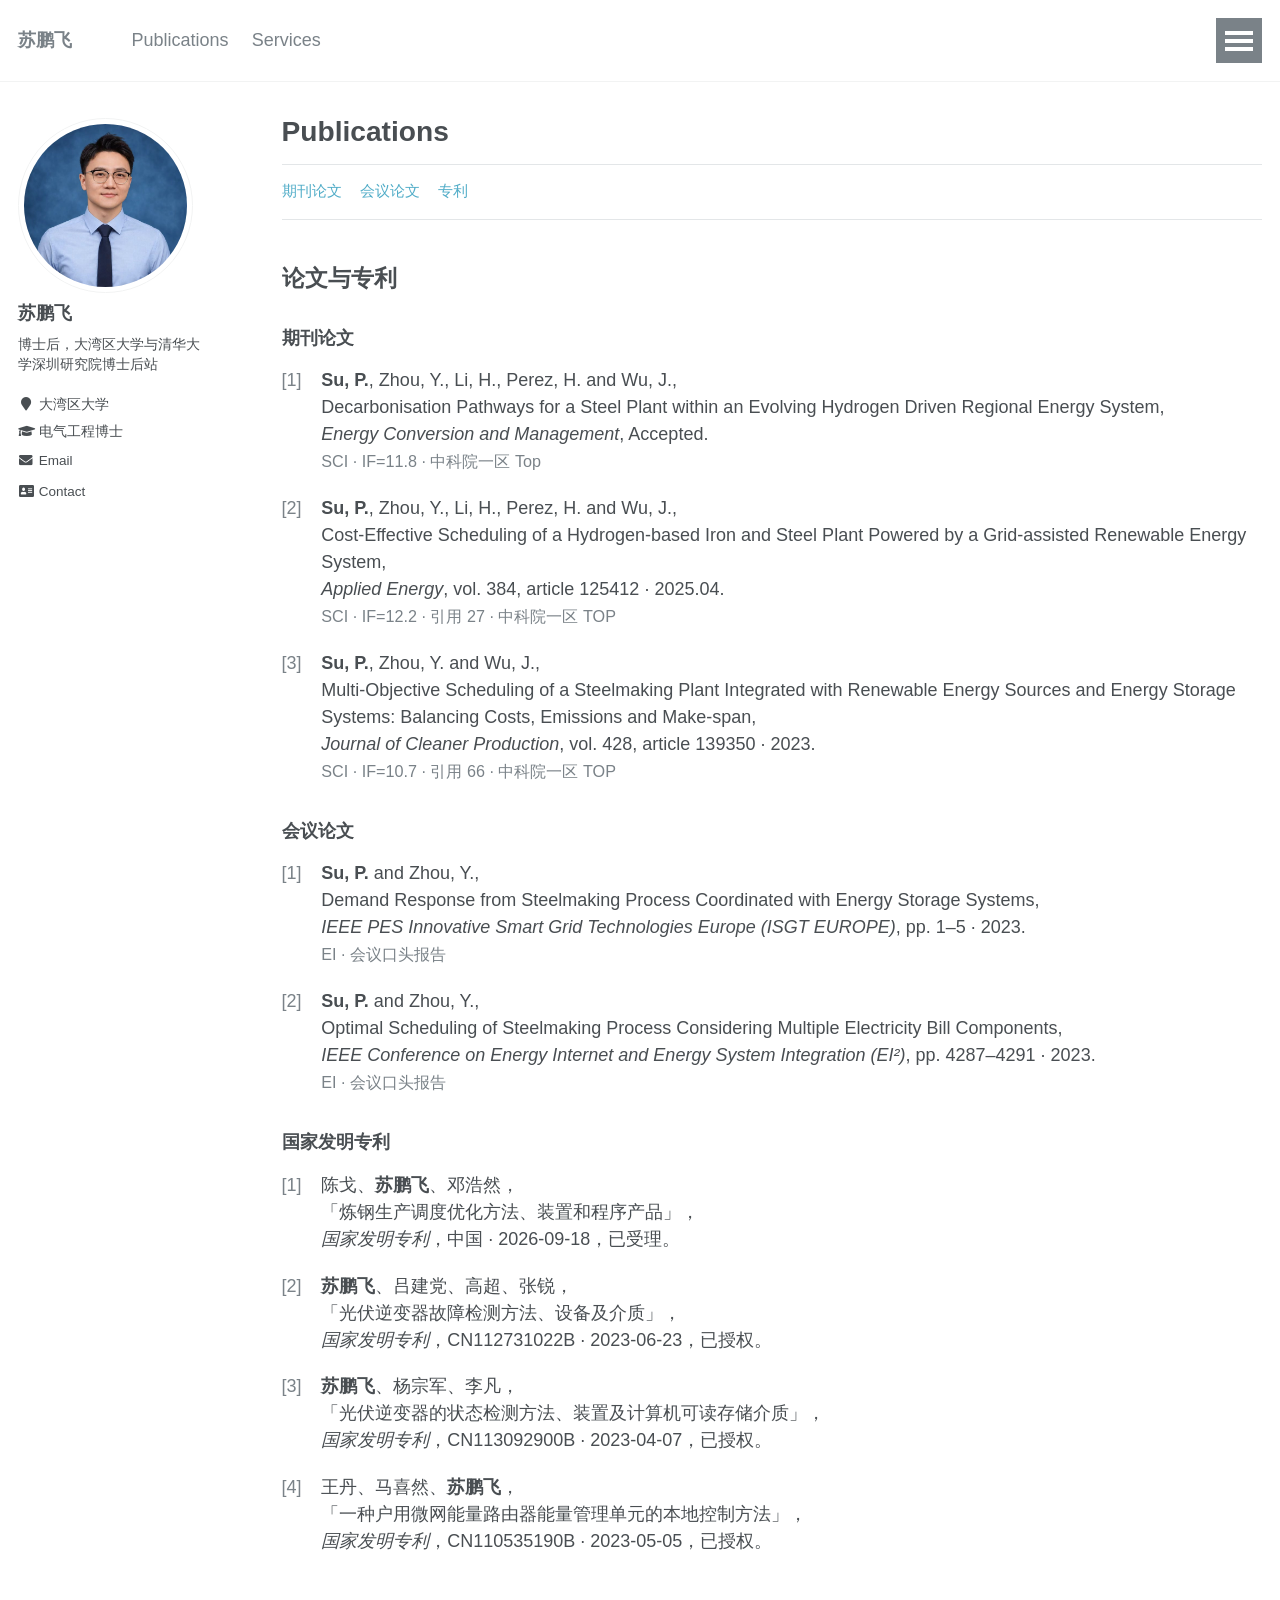
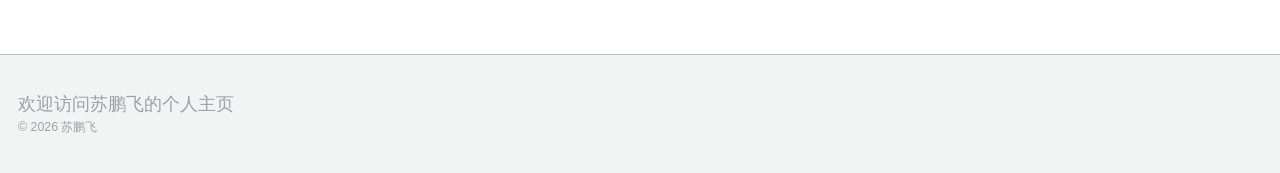
<file: publications/index.html>
<!doctype html>
<html lang="zh-CN" class="no-js">
<head>
<meta charset="utf-8">
<link rel="alternate" hreflang="zh-CN" href="https://pengfeisu6.github.io/publications/">
<link rel="alternate" hreflang="en" href="https://pengfeisu6.github.io/en/publications/">
<link rel="alternate" hreflang="x-default" href="https://pengfeisu6.github.io/">
<title>论文 - 苏鹏飞</title>
<meta name="description" content="苏鹏飞，电气工程博士，大湾区大学与清华大学深圳研究院博士后站博士后。研究方向：工业负荷灵活性、炼钢流程优化排产、混合储能与需求响应、多能源系统协同。">
<meta property="og:site_name" content="苏鹏飞">
<meta property="og:title" content="论文 - 苏鹏飞">
<meta property="og:description" content="苏鹏飞，电气工程博士，大湾区大学与清华大学深圳研究院博士后站博士后。研究方向：工业负荷灵活性、炼钢流程优化排产、混合储能与需求响应、多能源系统协同。">
<meta name="viewport" content="width=device-width, initial-scale=1.0">
<meta http-equiv="cleartype" content="on">
<script>document.documentElement.className = document.documentElement.className.replace(/\bno-js\b/g, '') + ' js ';</script>
<link rel="stylesheet" href="../assets/css/main.css">
<link rel="stylesheet" href="../assets/css/custom.css">
</head>
<body data-home="../index.html">
<a class="skip-link" href="#content">跳转到正文</a>
<!-- 结构：masthead（真实页面导航） + #main（sticky sidebar + archive） + page__footer
     内容填充位置：下方 <div class="archive organized-page" id="content" tabindex="-1"> 内部；共享身份字段见 data/profile.js -->
<div class="masthead">
  <div class="masthead__inner-wrap">
    <div class="masthead__menu">
      <nav id="site-nav" class="greedy-nav">
        <button aria-label="导航菜单"><div class="navicon"></div></button>
        <ul class="visible-links">
          <li class="masthead__menu-item masthead__menu-item--lg"><a href="../index.html" data-field="name">苏鹏飞</a></li>
          <li class="masthead__menu-item"><a href="../publications/index.html">Publications</a></li>
          <li class="masthead__menu-item"><a href="../services/index.html">Services</a></li>
          <li class="masthead__menu-item"><a href="../research/index.html">Research</a></li>
          <li class="masthead__menu-item"><a href="../education/index.html">Education</a></li>
          <li class="masthead__menu-item"><a href="../awards/index.html">Awards</a></li>
          <li class="masthead__menu-item"><a href="../contact/index.html">Contact</a></li>
          <li class="masthead__menu-item masthead__menu-item--lang"><a class="lang-btn" href="../en/publications/index.html" lang="en" hreflang="en" aria-label="切换到英文版" title="切换到英文版"><i class="fas fa-globe" aria-hidden="true"></i><span>EN</span></a></li>
        </ul>
        <ul class="hidden-links hidden">
          <li class="masthead__menu-item nav-clone"><a href="../index.html" data-field="name">苏鹏飞</a></li>
          <li class="masthead__menu-item nav-clone"><a href="../publications/index.html">Publications</a></li>
          <li class="masthead__menu-item nav-clone"><a href="../services/index.html">Services</a></li>
          <li class="masthead__menu-item nav-clone"><a href="../research/index.html">Research</a></li>
          <li class="masthead__menu-item nav-clone"><a href="../education/index.html">Education</a></li>
          <li class="masthead__menu-item nav-clone"><a href="../awards/index.html">Awards</a></li>
          <li class="masthead__menu-item nav-clone"><a href="../contact/index.html">Contact</a></li>
          <li class="masthead__menu-item nav-clone masthead__menu-item--lang"><a class="lang-btn" href="../en/publications/index.html" lang="en" hreflang="en" aria-label="切换到英文版" title="切换到英文版"><i class="fas fa-globe" aria-hidden="true"></i><span>EN</span></a></li>
        </ul>
      </nav>
    </div>
  </div>
</div>
<div id="main" role="main">
<div class="sidebar sticky">
  <div itemscope itemtype="http://schema.org/Person">
    <div class="author__avatar">
      <img src="../assets/images/profile.jpg" class="author__avatar" alt="苏鹏飞个人形象照">
    </div>
    <div class="author__content">
      <h3 class="author__name" data-field="name">苏鹏飞</h3>
      <p class="author__bio" data-field="bio">博士后，大湾区大学与清华大学深圳研究院博士后站</p>
    </div>
    <div class="author__urls-wrapper">
      <button class="btn btn--inverse">Follow</button>
      <ul class="author__urls social-icons">
        <li><i class="fas fa-fw fa-map-marker" aria-hidden="true"></i> 大湾区大学</li>
        <li><i class="fas fa-fw fa-graduation-cap" aria-hidden="true"></i> 电气工程博士</li>
        <li><a href="mailto:aca_spf@163.com" data-href="emailHref"><i class="fas fa-fw fa-envelope" aria-hidden="true"></i> Email</a></li>
        <li><a href="../contact/index.html"><i class="fas fa-fw fa-address-card" aria-hidden="true"></i> Contact</a></li>
      </ul>
    </div>
  </div>
</div>
<div class="archive organized-page" id="content" tabindex="-1">
  <h1 class="page__title">Publications</h1>
  <nav class="section-nav" aria-label="本页导航"><a href="#journal-papers">期刊论文</a><a href="#conference-papers">会议论文</a><a href="#patents">专利</a></nav>
  <h2 id="publications">论文与专利</h2>
  <h3 id="journal-papers">期刊论文</h3>
  <ol class="custom-counter">
    <li><strong>Su, P.</strong>, Zhou, Y., Li, H., Perez, H. and Wu, J.,<br />
Decarbonisation Pathways for a Steel Plant within an Evolving Hydrogen Driven Regional Energy System,<br />
<em>Energy Conversion and Management</em>, Accepted.
<br /><span class="entry-meta">SCI · IF=11.8 · 中科院一区 Top</span>
</li>
    <li><strong>Su, P.</strong>, Zhou, Y., Li, H., Perez, H. and Wu, J.,<br />
Cost-Effective Scheduling of a Hydrogen-based Iron and Steel Plant Powered by a Grid-assisted Renewable Energy System,<br />
<em>Applied Energy</em>, vol. 384, article 125412 · 2025.04.
<br /><span class="entry-meta">SCI · IF=12.2 · 引用 27 · 中科院一区 TOP</span>
</li>
    <li><strong>Su, P.</strong>, Zhou, Y. and Wu, J.,<br />
Multi-Objective Scheduling of a Steelmaking Plant Integrated with Renewable Energy Sources and Energy Storage Systems: Balancing Costs, Emissions and Make-span,<br />
<em>Journal of Cleaner Production</em>, vol. 428, article 139350 · 2023.
<br /><span class="entry-meta">SCI · IF=10.7 · 引用 66 · 中科院一区 TOP</span>
</li>
  </ol>
  <h3 id="conference-papers">会议论文</h3>
  <ol class="custom-counter">
    <li><strong>Su, P.</strong> and Zhou, Y.,<br />
Demand Response from Steelmaking Process Coordinated with Energy Storage Systems,<br />
<em>IEEE PES Innovative Smart Grid Technologies Europe (ISGT EUROPE)</em>, pp. 1–5 · 2023.
<br /><span class="entry-meta">EI · 会议口头报告</span>
</li>
    <li><strong>Su, P.</strong> and Zhou, Y.,<br />
Optimal Scheduling of Steelmaking Process Considering Multiple Electricity Bill Components,<br />
<em>IEEE Conference on Energy Internet and Energy System Integration (EI²)</em>, pp. 4287–4291 · 2023.
<br /><span class="entry-meta">EI · 会议口头报告</span>
</li>
  </ol>
  <h3 id="patents">国家发明专利</h3>
  <ol class="custom-counter">
    <li>陈戈、<strong>苏鹏飞</strong>、邓浩然，<br />「炼钢生产调度优化方法、装置和程序产品」，<br /><em>国家发明专利</em>，中国 · 2026-09-18，已受理。</li>
    <li><strong>苏鹏飞</strong>、吕建党、高超、张锐，<br />「光伏逆变器故障检测方法、设备及介质」，<br /><em>国家发明专利</em>，CN112731022B · 2023-06-23，已授权。</li>
    <li><strong>苏鹏飞</strong>、杨宗军、李凡，<br />「光伏逆变器的状态检测方法、装置及计算机可读存储介质」，<br /><em>国家发明专利</em>，CN113092900B · 2023-04-07，已授权。</li>
    <li>王丹、马喜然、<strong>苏鹏飞</strong>，<br />「一种户用微网能量路由器能量管理单元的本地控制方法」，<br /><em>国家发明专利</em>，CN110535190B · 2023-05-05，已授权。</li>
  </ol>
</div>
</div>
<div class="page__footer">
  <footer>
    <a href="../index.html" data-href="home" data-field="footerText">欢迎访问苏鹏飞的个人主页</a>
    <div class="page__footer-copyright" data-field="copyrightText">&copy; 2026 苏鹏飞</div>
  </footer>
</div>
<script src="../data/profile.js"></script>
<script src="../assets/js/site.js"></script>
<script src="../assets/js/main.min.js"></script>
</body>
</html>
</file>
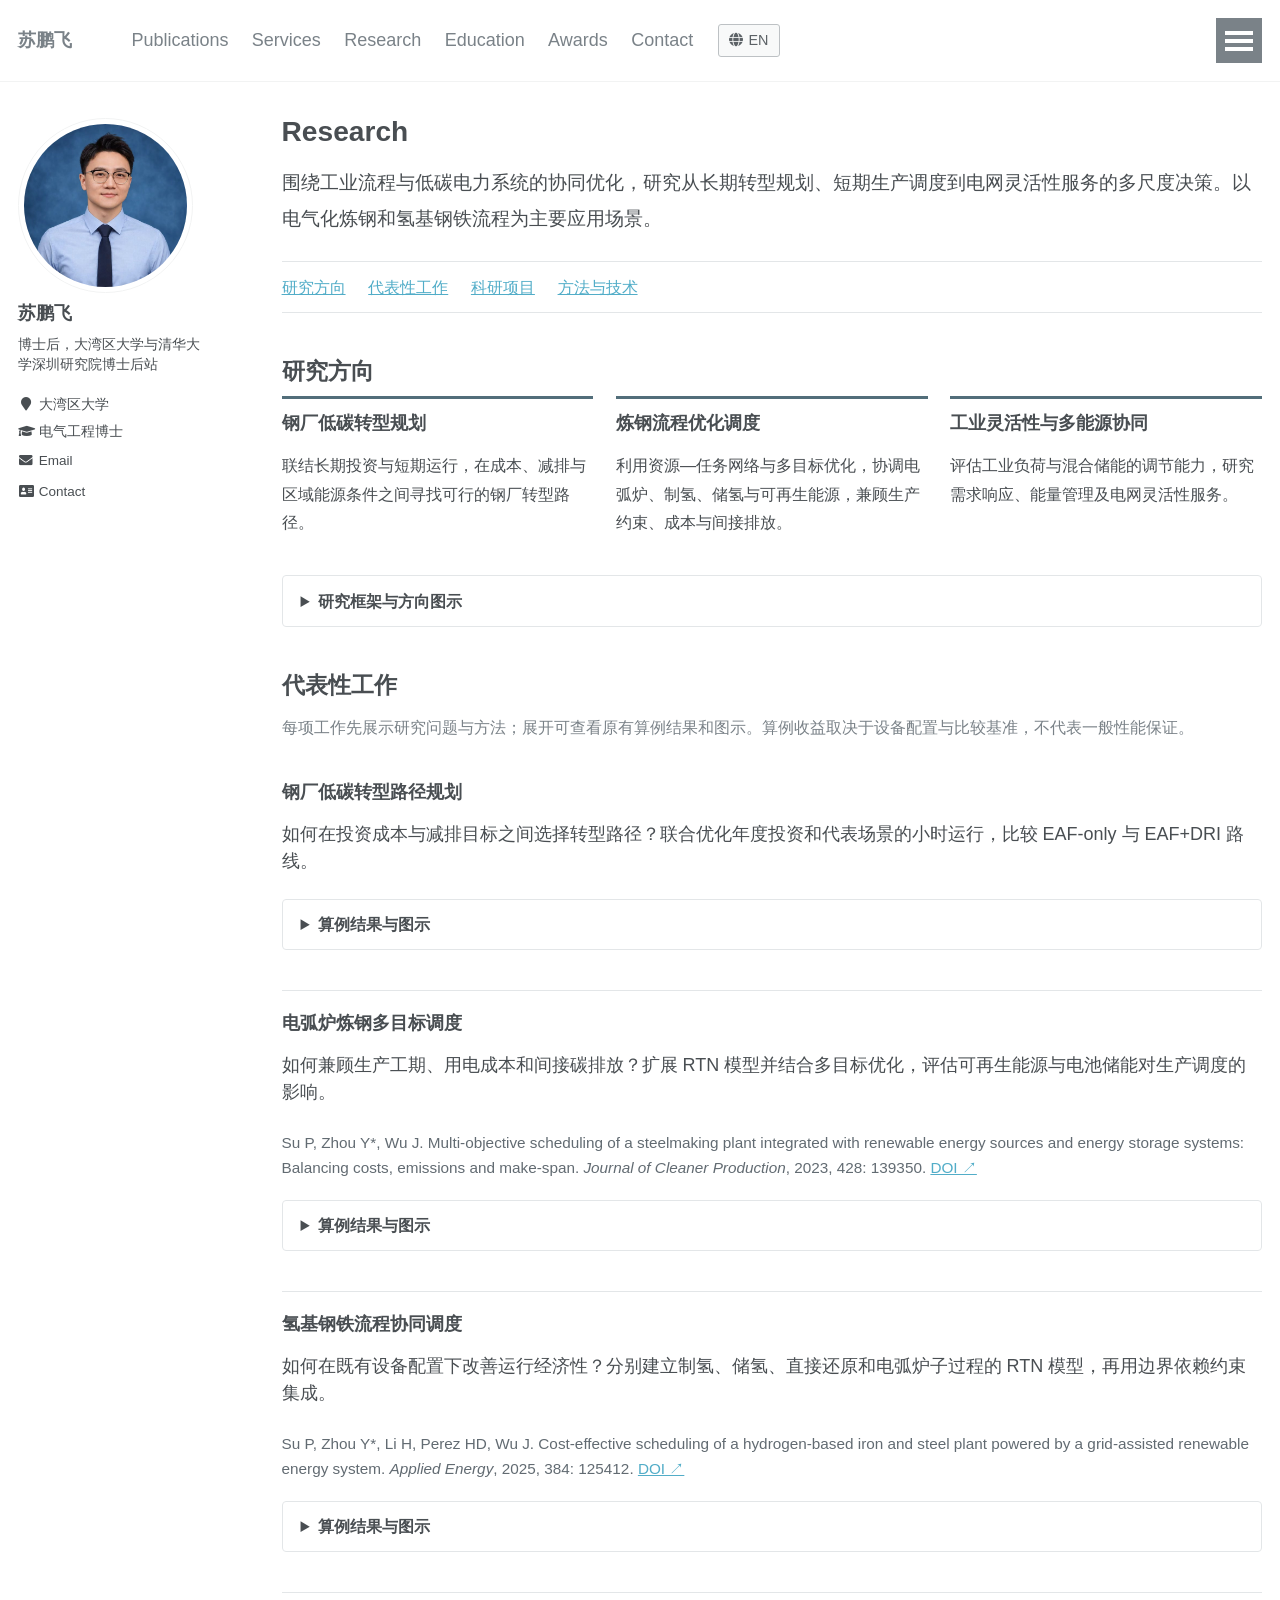
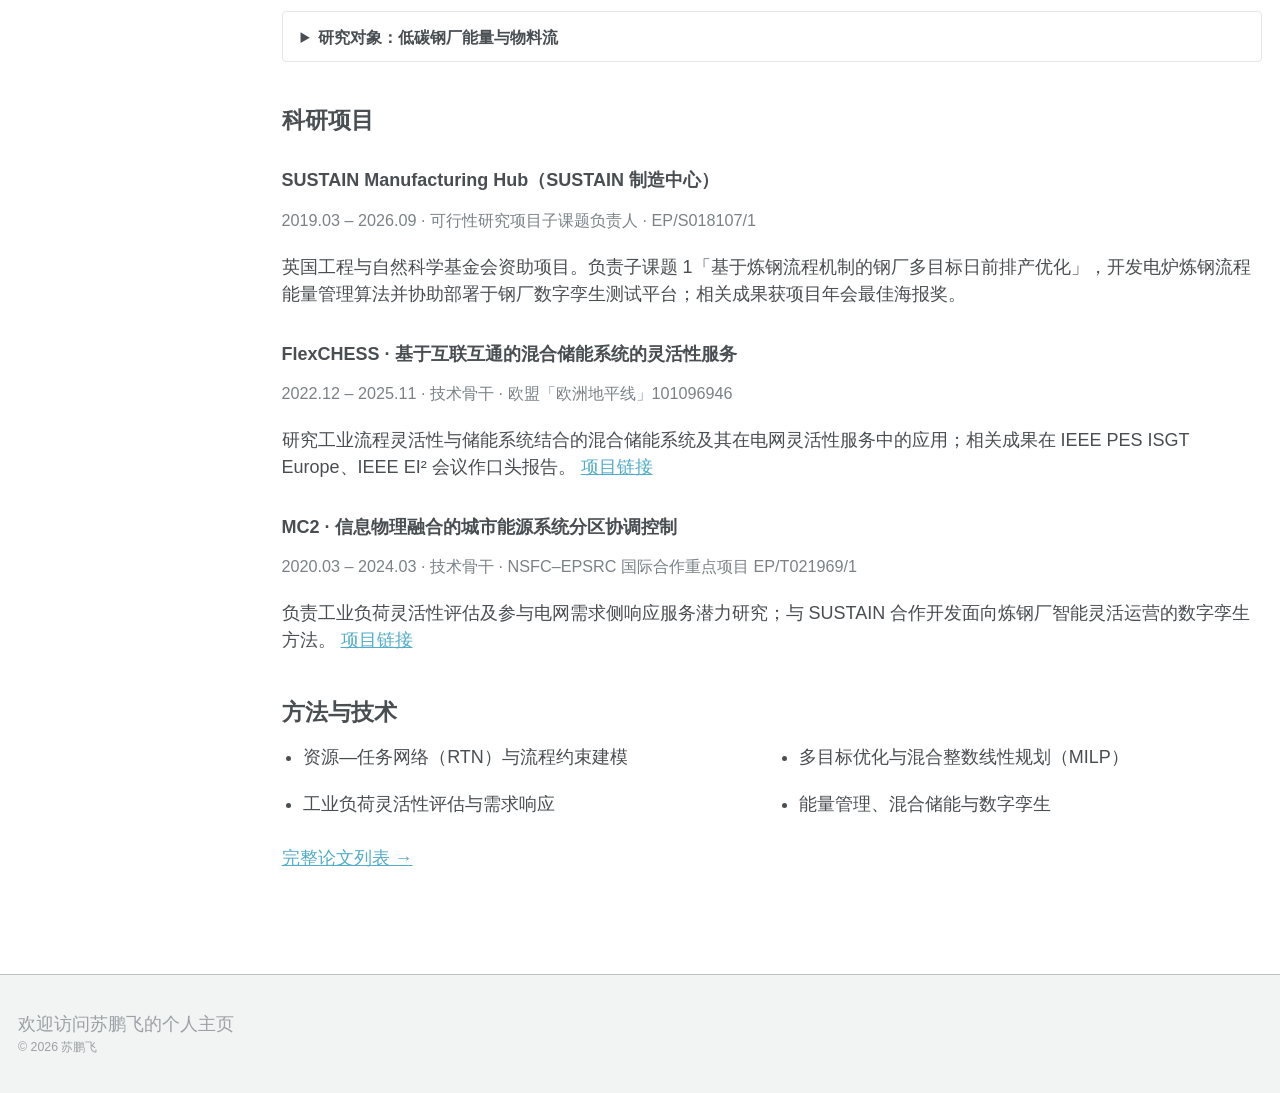
<file: research/index.html>
<!doctype html>
<html lang="zh-CN" class="no-js">
<head>
<meta charset="utf-8">
<link rel="alternate" hreflang="zh-CN" href="https://pengfeisu6.github.io/research/">
<link rel="alternate" hreflang="en" href="https://pengfeisu6.github.io/en/research/">
<link rel="alternate" hreflang="x-default" href="https://pengfeisu6.github.io/">
<title>研究方向 - 苏鹏飞</title>
<meta name="description" content="苏鹏飞，电气工程博士，大湾区大学与清华大学深圳研究院博士后站博士后。研究方向：工业负荷灵活性、炼钢流程优化排产、混合储能与需求响应、多能源系统协同。">
<meta property="og:site_name" content="苏鹏飞">
<meta property="og:title" content="研究方向 - 苏鹏飞">
<meta property="og:description" content="苏鹏飞，电气工程博士，大湾区大学与清华大学深圳研究院博士后站博士后。研究方向：工业负荷灵活性、炼钢流程优化排产、混合储能与需求响应、多能源系统协同。">
<meta name="viewport" content="width=device-width, initial-scale=1.0">
<meta http-equiv="cleartype" content="on">
<script>document.documentElement.className = document.documentElement.className.replace(/\bno-js\b/g, '') + ' js ';</script>
<link rel="stylesheet" href="../assets/css/main.css">
<link rel="stylesheet" href="../assets/css/custom.css">
<link rel="stylesheet" href="../assets/css/research.css">
</head>
<body data-home="../index.html">
<!-- 结构：masthead（真实页面导航） + #main（sticky sidebar + archive） + page__footer
     内容填充位置：下方 <div class="archive research-page"> 内部；共享身份字段见 data/profile.js -->
<div class="masthead">
  <div class="masthead__inner-wrap">
    <div class="masthead__menu">
      <nav id="site-nav" class="greedy-nav">
        <button><div class="navicon"></div></button>
        <ul class="visible-links">
          <li class="masthead__menu-item masthead__menu-item--lg"><a href="../index.html" data-field="name">苏鹏飞</a></li>
          <li class="masthead__menu-item"><a href="../publications/index.html">Publications</a></li>
          <li class="masthead__menu-item"><a href="../services/index.html">Services</a></li>
          <li class="masthead__menu-item"><a href="../research/index.html">Research</a></li>
          <li class="masthead__menu-item"><a href="../education/index.html">Education</a></li>
          <li class="masthead__menu-item"><a href="../awards/index.html">Awards</a></li>
          <li class="masthead__menu-item"><a href="../contact/index.html">Contact</a></li>
          <li class="masthead__menu-item masthead__menu-item--lang"><a class="lang-btn" href="../en/research/index.html" lang="en" hreflang="en" aria-label="切换到英文版" title="切换到英文版"><i class="fas fa-globe" aria-hidden="true"></i><span>EN</span></a></li>
        </ul>
        <ul class="hidden-links hidden">
          <li class="masthead__menu-item nav-clone"><a href="../index.html" data-field="name">苏鹏飞</a></li>
          <li class="masthead__menu-item nav-clone"><a href="../publications/index.html">Publications</a></li>
          <li class="masthead__menu-item nav-clone"><a href="../services/index.html">Services</a></li>
          <li class="masthead__menu-item nav-clone"><a href="../research/index.html">Research</a></li>
          <li class="masthead__menu-item nav-clone"><a href="../education/index.html">Education</a></li>
          <li class="masthead__menu-item nav-clone"><a href="../awards/index.html">Awards</a></li>
          <li class="masthead__menu-item nav-clone"><a href="../contact/index.html">Contact</a></li>
          <li class="masthead__menu-item nav-clone masthead__menu-item--lang"><a class="lang-btn" href="../en/research/index.html" lang="en" hreflang="en" aria-label="切换到英文版" title="切换到英文版"><i class="fas fa-globe" aria-hidden="true"></i><span>EN</span></a></li>
        </ul>
      </nav>
    </div>
  </div>
</div>
<div id="main" role="main">
<div class="sidebar sticky">
  <div itemscope itemtype="http://schema.org/Person">
    <div class="author__avatar">
      <img src="../assets/images/profile.jpg" class="author__avatar" alt="苏鹏飞个人形象照">
    </div>
    <div class="author__content">
      <h3 class="author__name" data-field="name">苏鹏飞</h3>
      <p class="author__bio" data-field="bio">博士后，大湾区大学与清华大学深圳研究院博士后站</p>
    </div>
    <div class="author__urls-wrapper">
      <button class="btn btn--inverse">Follow</button>
      <ul class="author__urls social-icons">
        <li><i class="fas fa-fw fa-map-marker" aria-hidden="true"></i> 大湾区大学</li>
        <li><i class="fas fa-fw fa-graduation-cap" aria-hidden="true"></i> 电气工程博士</li>
        <li><a href="mailto:aca_spf@163.com" data-href="emailHref"><i class="fas fa-fw fa-envelope" aria-hidden="true"></i> Email</a></li>
        <li><a href="../contact/index.html"><i class="fas fa-fw fa-address-card" aria-hidden="true"></i> Contact</a></li>
      </ul>
    </div>
  </div>
</div>
<div class="archive research-page">
<h1 class="page__title">Research</h1>
<p class="research-lead">围绕工业流程与低碳电力系统的协同优化，研究从长期转型规划、短期生产调度到电网灵活性服务的多尺度决策。以电气化炼钢和氢基钢铁流程为主要应用场景。</p>
<nav class="research-nav" aria-label="页内导航"><a href="#research-interests">研究方向</a><a href="#selected-studies">代表性工作</a><a href="#projects">科研项目</a><a href="#methods">方法与技术</a></nav>
<h2 id="research-interests">研究方向</h2>
<div class="research-themes"><section><h3>钢厂低碳转型规划</h3><p>联结长期投资与短期运行，在成本、减排与区域能源条件之间寻找可行的钢厂转型路径。</p></section><section><h3>炼钢流程优化调度</h3><p>利用资源—任务网络与多目标优化，协调电弧炉、制氢、储氢与可再生能源，兼顾生产约束、成本与间接排放。</p></section><section><h3>工业灵活性与多能源协同</h3><p>评估工业负荷与混合储能的调节能力，研究需求响应、能量管理及电网灵活性服务。</p></section></div>
<details class="research-details"><summary>研究框架与方向图示</summary>
<figure class="research-figure">
  <a class="research-figure__zoom" href="../assets/images/research/research-overview-zh.svg" target="_blank" rel="noopener">
    <img loading="lazy" src="../assets/images/research/research-overview-zh.svg" alt="工业流程灵活性与低碳电力系统协同优化的研究框架示意图">
  </a>
  <figcaption>研究框架：对象与数据 → 建模与优化 → 目标与服务，底部为评估与部署的反馈闭环。</figcaption>
</figure><figure class="research-figure">
  <a class="research-figure__zoom" href="../assets/images/research/research-steelmaking-zh.svg" target="_blank" rel="noopener">
    <img loading="lazy" src="../assets/images/research/research-steelmaking-zh.svg" alt="基于炼钢流程机理模型的多目标日前排产优化流程与 24 小时排产示意">
  </a>
  <figcaption>图 2　输入 → 机理建模与多目标优化 → 日前排产方案与数字孪生验证；下方为工序时段可平移的 24 小时排产示意。</figcaption>
</figure><figure class="research-figure">
  <a class="research-figure__zoom" href="../assets/images/research/research-flexibility-zh.svg" target="_blank" rel="noopener">
    <img loading="lazy" src="../assets/images/research/research-flexibility-zh.svg" alt="工业负荷灵活性量化与需求响应服务的技术路径示意图">
  </a>
  <figcaption>图 3　可调资源 → 灵活性量化（可调容量 / 响应时间 / 持续时长）→ 需求响应策略与电网灵活性服务；约束与服务效果反馈至评估环节。</figcaption>
</figure><figure class="research-figure">
  <a class="research-figure__zoom" href="../assets/images/research/research-hybrid-zh.svg" target="_blank" rel="noopener">
    <img loading="lazy" src="../assets/images/research/research-hybrid-zh.svg" alt="混合储能与多能源系统协同控制框架示意图">
  </a>
  <figcaption>图 4　源侧 / 储能侧 / 荷侧经协调控制层互联，以净零电力系统为目标；括号内为简历所列相关项目代号。</figcaption>
</figure>
</details>
<h2 id="selected-studies">代表性工作</h2>
<p class="page-note">每项工作先展示研究问题与方法；展开可查看原有算例结果和图示。算例收益取决于设备配置与比较基准，不代表一般性能保证。</p>
<section class="research-study"><h3>钢厂低碳转型路径规划</h3><p>如何在投资成本与减排目标之间选择转型路径？联合优化年度投资和代表场景的小时运行，比较 EAF-only 与 EAF+DRI 路线。</p><details class="research-details"><summary>算例结果与图示</summary>


<p>在区域能源条件约束下联合优化年度投资决策与代表场景的小时运行，以 GDP 模型联结投资与运行，并通过联合聚类得到 8 个代表场景。路径选择需在成本与减排之间权衡：EAF+DRI 路线相对 EAF-only 路线，累计折现总成本增加 18.1%，累计运行碳排放降低 41.0%；若自 2033 年起氢价额外下降 30%，全氢路线的采用时点由 2048 年提前至 2040 年。</p>
<figure class="research-figure research-figure--detail">
  <a class="research-figure__zoom" href="../assets/images/research/study1-pathways.png" target="_blank" rel="noopener">
    <img loading="lazy" src="../assets/images/research/study1-pathways.png" alt="EAF-only 与 EAF+DRI 两条转型路线在 2025—2050 年的技术演进">
  </a>
  <figcaption>基准氢价下的技术路径演进（EAF-only 与 EAF+DRI 路线）。</figcaption>
</figure>
<figure class="research-figure research-figure--detail">
  <a class="research-figure__zoom" href="../assets/images/research/study1-lcos.png" target="_blank" rel="noopener">
    <img loading="lazy" src="../assets/images/research/study1-lcos.png" alt="废钢价格与碳税对 EAF-only 和 EAF+DRI 路线平准化炼钢成本的影响">
  </a>
  <figcaption>平准化炼钢成本（LCOS）随废钢价格与碳税的变化。</figcaption>
</figure>

</details>
</section>
<section class="research-study"><h3>电弧炉炼钢多目标调度</h3><p>如何兼顾生产工期、用电成本和间接碳排放？扩展 RTN 模型并结合多目标优化，评估可再生能源与电池储能对生产调度的影响。</p><p class="research-citation">Su P, Zhou Y*, Wu J. Multi-objective scheduling of a steelmaking plant integrated with renewable energy sources and energy storage systems: Balancing costs, emissions and make-span. <em>Journal of Cleaner Production</em>, 2023, 428: 139350. <a href="https://doi.org/10.1016/j.jclepro.2023.139350">DOI ↗</a></p><details class="research-details"><summary>算例结果与图示</summary>


<p>面向电弧炉—脱碳—精炼—连铸工序构建扩展资源—任务网络（RTN），统一描述生产、电能消耗与间接碳排放约束，并以 NBI 法求解成本—工期帕累托解集。在光伏 10 MW、风电 10 MW、储能 5 MW / 20 MWh 的算例中，相对 785 min 固定排产基准，1430 min 联合调度方案使电费与排放成本降低 68.5%、间接排放降低 83.5%；更宽松的工期释放调节灵活性，储能进一步降低成本。</p>
<figure class="research-figure research-figure--detail">
  <a class="research-figure__zoom" href="../assets/images/research/study2-rtn.png" target="_blank" rel="noopener">
    <img loading="lazy" src="../assets/images/research/study2-rtn.png" alt="电弧炉炼钢工序的扩展资源—任务网络及连续与离散交互">
  </a>
  <figcaption>电弧炉炼钢工序的扩展资源—任务网络（RTN）及连续／离散交互。</figcaption>
</figure>
<figure class="research-figure research-figure--detail">
  <a class="research-figure__zoom" href="../assets/images/research/study2-pareto.png" target="_blank" rel="noopener">
    <img loading="lazy" src="../assets/images/research/study2-pareto.png" alt="MO-FlexSP 与 MO-FlexSP+BESS 的成本—工期帕累托前沿">
  </a>
  <figcaption>成本—工期帕累托前沿：MO-FlexSP 与集成储能的 MO-FlexSP+BESS。</figcaption>
</figure>

</details>
</section>
<section class="research-study"><h3>氢基钢铁流程协同调度</h3><p>如何在既有设备配置下改善运行经济性？分别建立制氢、储氢、直接还原和电弧炉子过程的 RTN 模型，再用边界依赖约束集成。</p><p class="research-citation">Su P, Zhou Y*, Li H, Perez HD, Wu J. Cost-effective scheduling of a hydrogen-based iron and steel plant powered by a grid-assisted renewable energy system. <em>Applied Energy</em>, 2025, 384: 125412. <a href="https://doi.org/10.1016/j.apenergy.2025.125412">DOI ↗</a></p><details class="research-details"><summary>算例结果与图示</summary>


<p>以制氢、储氢、直接还原与电弧炉工序为对象，集成 RTN 与边界依赖约束，保障六批次生产在工艺上可行。制氢功率调节与电弧炉批次移时互补，储氢罐作为缓冲协调日前电价与风电出力波动。在成本最优方案下，总运行成本由 533.8 k£ 降至 221.1 k£，降幅 58.58%；成本项包含购电、弃风惩罚与间接排放。</p>
<figure class="research-figure research-figure--detail">
  <a class="research-figure__zoom" href="../assets/images/research/study3-flow.png" target="_blank" rel="noopener">
    <img loading="lazy" src="../assets/images/research/study3-flow.png" alt="氢冶金工艺与能量流：风电、电网、电解槽、储氢、竖炉、直接还原铁与电弧炉">
  </a>
  <figcaption>氢冶金工艺与能量流：风电／电网、电解槽、储氢、竖炉、直接还原铁与电弧炉。</figcaption>
</figure>
<figure class="research-figure research-figure--detail">
  <a class="research-figure__zoom" href="../assets/images/research/study3-schedules.png" target="_blank" rel="noopener">
    <img loading="lazy" src="../assets/images/research/study3-schedules.png" alt="成本最优方案下的日前电价与风电预测、PEMEL 与 EAF 功率安排及储氢状态">
  </a>
  <figcaption>成本最优方案下的日前电价与风电预测、PEMEL／EAF 功率安排及储氢状态。</figcaption>
</figure>

</details>
</section>
<details class="research-details"><summary>研究对象：低碳钢厂能量与物料流</summary>
<figure class="research-figure research-figure--detail">
  <a class="research-figure__zoom" href="../assets/images/research/steel-plant-options.png" target="_blank" rel="noopener">
    <img loading="lazy" src="../assets/images/research/steel-plant-options.png" alt="整合电网、可再生能源、储能、天然气、氢气与废钢的低碳钢厂能量与物料流示意图">
  </a>
  <figcaption>整合电网、可再生能源、储能、天然气、氢气与废钢的低碳钢厂能量与物料流。</figcaption>
</figure>
</details>
  <h2 id="projects">科研项目</h2>
<div class="project-block">
<h3>SUSTAIN Manufacturing Hub（SUSTAIN 制造中心）</h3>
<p class="entry-meta">2019.03 – 2026.09 · 可行性研究项目子课题负责人 · EP/S018107/1</p>
<p>英国工程与自然科学基金会资助项目。负责子课题 1「基于炼钢流程机制的钢厂多目标日前排产优化」，开发电炉炼钢流程能量管理算法并协助部署于钢厂数字孪生测试平台；相关成果获项目年会最佳海报奖。
</p></div>
<div class="project-block">
<h3>FlexCHESS · 基于互联互通的混合储能系统的灵活性服务</h3>
<p class="entry-meta">2022.12 – 2025.11 · 技术骨干 · 欧盟「欧洲地平线」101096946</p>
<p>研究工业流程灵活性与储能系统结合的混合储能系统及其在电网灵活性服务中的应用；相关成果在 IEEE PES ISGT Europe、IEEE EI² 会议作口头报告。
 <a href="https://cordis.europa.eu/project/id/101096946">项目链接</a>
</p></div>
<div class="project-block">
<h3>MC2 · 信息物理融合的城市能源系统分区协调控制</h3>
<p class="entry-meta">2020.03 – 2024.03 · 技术骨干 · NSFC–EPSRC 国际合作重点项目 EP/T021969/1</p>
<p>负责工业负荷灵活性评估及参与电网需求侧响应服务潜力研究；与 SUSTAIN 合作开发面向炼钢厂智能灵活运营的数字孪生方法。
 <a href="https://gtr.ukri.org/projects?ref=EP%2FT021969%2F1#/tabOverview">项目链接</a>
</p></div>
<h2 id="methods">方法与技术</h2><ul class="research-methods"><li>资源—任务网络（RTN）与流程约束建模</li><li>多目标优化与混合整数线性规划（MILP）</li><li>工业负荷灵活性评估与需求响应</li><li>能量管理、混合储能与数字孪生</li></ul><p><a href="../publications/index.html">完整论文列表 →</a></p>
</div>
</div>
<div class="page__footer">
  <footer>
    <a href="../index.html" data-href="home" data-field="footerText">欢迎访问苏鹏飞的个人主页</a>
    <div class="page__footer-copyright" data-field="copyrightText">&copy; 2026 苏鹏飞</div>
  </footer>
</div>
<script src="../data/profile.js"></script>
<script src="../assets/js/site.js"></script>
<script src="../assets/js/main.min.js"></script>
</body>
</html>
</file>
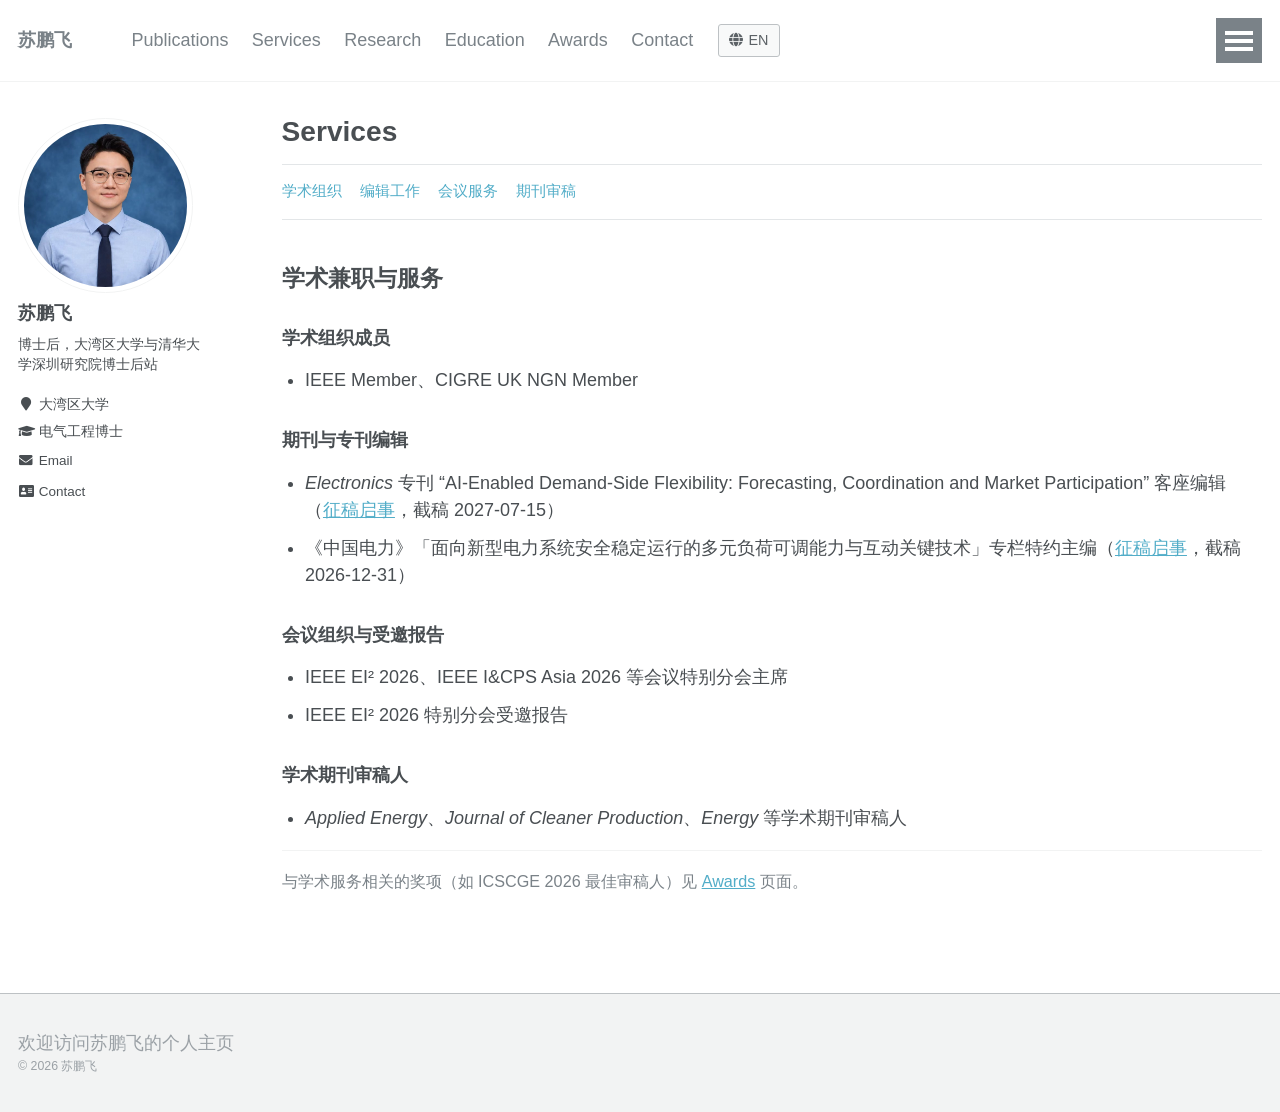
<file: services/index.html>
<!doctype html>
<html lang="zh-CN" class="no-js">
<head>
<meta charset="utf-8">
<link rel="alternate" hreflang="zh-CN" href="https://pengfeisu6.github.io/services/">
<link rel="alternate" hreflang="en" href="https://pengfeisu6.github.io/en/services/">
<link rel="alternate" hreflang="x-default" href="https://pengfeisu6.github.io/">
<title>学术服务 - 苏鹏飞</title>
<meta name="description" content="苏鹏飞，电气工程博士，大湾区大学与清华大学深圳研究院博士后站博士后。研究方向：工业负荷灵活性、炼钢流程优化排产、混合储能与需求响应、多能源系统协同。">
<meta property="og:site_name" content="苏鹏飞">
<meta property="og:title" content="学术服务 - 苏鹏飞">
<meta property="og:description" content="苏鹏飞，电气工程博士，大湾区大学与清华大学深圳研究院博士后站博士后。研究方向：工业负荷灵活性、炼钢流程优化排产、混合储能与需求响应、多能源系统协同。">
<meta name="viewport" content="width=device-width, initial-scale=1.0">
<meta http-equiv="cleartype" content="on">
<script>document.documentElement.className = document.documentElement.className.replace(/\bno-js\b/g, '') + ' js ';</script>
<link rel="stylesheet" href="../assets/css/main.css">
<link rel="stylesheet" href="../assets/css/custom.css">
</head>
<body data-home="../index.html">
<a class="skip-link" href="#content">跳转到正文</a>
<!-- 结构：masthead（真实页面导航） + #main（sticky sidebar + archive） + page__footer
     内容填充位置：下方 <div class="archive organized-page" id="content" tabindex="-1"> 内部；共享身份字段见 data/profile.js -->
<div class="masthead">
  <div class="masthead__inner-wrap">
    <div class="masthead__menu">
      <nav id="site-nav" class="greedy-nav">
        <button aria-label="导航菜单"><div class="navicon"></div></button>
        <ul class="visible-links">
          <li class="masthead__menu-item masthead__menu-item--lg"><a href="../index.html" data-field="name">苏鹏飞</a></li>
          <li class="masthead__menu-item"><a href="../publications/index.html">Publications</a></li>
          <li class="masthead__menu-item"><a href="../services/index.html">Services</a></li>
          <li class="masthead__menu-item"><a href="../research/index.html">Research</a></li>
          <li class="masthead__menu-item"><a href="../education/index.html">Education</a></li>
          <li class="masthead__menu-item"><a href="../awards/index.html">Awards</a></li>
          <li class="masthead__menu-item"><a href="../contact/index.html">Contact</a></li>
          <li class="masthead__menu-item masthead__menu-item--lang"><a class="lang-btn" href="../en/services/index.html" lang="en" hreflang="en" aria-label="切换到英文版" title="切换到英文版"><i class="fas fa-globe" aria-hidden="true"></i><span>EN</span></a></li>
        </ul>
        <ul class="hidden-links hidden">
          <li class="masthead__menu-item nav-clone"><a href="../index.html" data-field="name">苏鹏飞</a></li>
          <li class="masthead__menu-item nav-clone"><a href="../publications/index.html">Publications</a></li>
          <li class="masthead__menu-item nav-clone"><a href="../services/index.html">Services</a></li>
          <li class="masthead__menu-item nav-clone"><a href="../research/index.html">Research</a></li>
          <li class="masthead__menu-item nav-clone"><a href="../education/index.html">Education</a></li>
          <li class="masthead__menu-item nav-clone"><a href="../awards/index.html">Awards</a></li>
          <li class="masthead__menu-item nav-clone"><a href="../contact/index.html">Contact</a></li>
          <li class="masthead__menu-item nav-clone masthead__menu-item--lang"><a class="lang-btn" href="../en/services/index.html" lang="en" hreflang="en" aria-label="切换到英文版" title="切换到英文版"><i class="fas fa-globe" aria-hidden="true"></i><span>EN</span></a></li>
        </ul>
      </nav>
    </div>
  </div>
</div>
<div id="main" role="main">
<div class="sidebar sticky">
  <div itemscope itemtype="http://schema.org/Person">
    <div class="author__avatar">
      <img src="../assets/images/profile.jpg" class="author__avatar" alt="苏鹏飞个人形象照">
    </div>
    <div class="author__content">
      <h3 class="author__name" data-field="name">苏鹏飞</h3>
      <p class="author__bio" data-field="bio">博士后，大湾区大学与清华大学深圳研究院博士后站</p>
    </div>
    <div class="author__urls-wrapper">
      <button class="btn btn--inverse">Follow</button>
      <ul class="author__urls social-icons">
        <li><i class="fas fa-fw fa-map-marker" aria-hidden="true"></i> 大湾区大学</li>
        <li><i class="fas fa-fw fa-graduation-cap" aria-hidden="true"></i> 电气工程博士</li>
        <li><a href="mailto:aca_spf@163.com" data-href="emailHref"><i class="fas fa-fw fa-envelope" aria-hidden="true"></i> Email</a></li>
        <li><a href="../contact/index.html"><i class="fas fa-fw fa-address-card" aria-hidden="true"></i> Contact</a></li>
      </ul>
    </div>
  </div>
</div>
<div class="archive organized-page" id="content" tabindex="-1">
  <h1 class="page__title">Services</h1>
  <nav class="section-nav" aria-label="本页导航"><a href="#memberships">学术组织</a><a href="#editorial">编辑工作</a><a href="#conferences">会议服务</a><a href="#reviewing">期刊审稿</a></nav>
  <h2 id="academic-services">学术兼职与服务</h2>
  <h3 id="memberships">学术组织成员</h3>
  <ul class="plain-list">
    <li>IEEE Member、CIGRE UK NGN Member</li>
  </ul>
  <h3 id="editorial">期刊与专刊编辑</h3>
  <ul class="plain-list">
    <li><em>Electronics</em> 专刊 “AI-Enabled Demand-Side Flexibility: Forecasting, Coordination and Market Participation” 客座编辑（<a href="https://www.mdpi.com/journal/electronics/special_issues/10xf9x2i27" target="_blank" rel="noopener">征稿启事</a>，截稿 2027-07-15）</li>
    <li>《中国电力》「面向新型电力系统安全稳定运行的多元负荷可调能力与互动关键技术」专栏特约主编（<a href="https://www.electricpower.com.cn/news/368" target="_blank" rel="noopener">征稿启事</a>，截稿 2026-12-31）</li>
  </ul>
  <h3 id="conferences">会议组织与受邀报告</h3>
  <ul class="plain-list">
    <li>IEEE EI² 2026、IEEE I&amp;CPS Asia 2026 等会议特别分会主席</li>
    <li>IEEE EI² 2026 特别分会受邀报告</li>
  </ul>
  <h3 id="reviewing">学术期刊审稿人</h3>
  <ul class="plain-list">
    <li><em>Applied Energy</em>、<em>Journal of Cleaner Production</em>、<em>Energy</em> 等学术期刊审稿人</li>
  </ul>
  <hr />
  <p class="page-note">与学术服务相关的奖项（如 ICSCGE 2026 最佳审稿人）见 <a href="../awards/index.html">Awards</a> 页面。</p>
</div>
</div>
<div class="page__footer">
  <footer>
    <a href="../index.html" data-href="home" data-field="footerText">欢迎访问苏鹏飞的个人主页</a>
    <div class="page__footer-copyright" data-field="copyrightText">&copy; 2026 苏鹏飞</div>
  </footer>
</div>
<script src="../data/profile.js"></script>
<script src="../assets/js/site.js"></script>
<script src="../assets/js/main.min.js"></script>
</body>
</html>
</file>
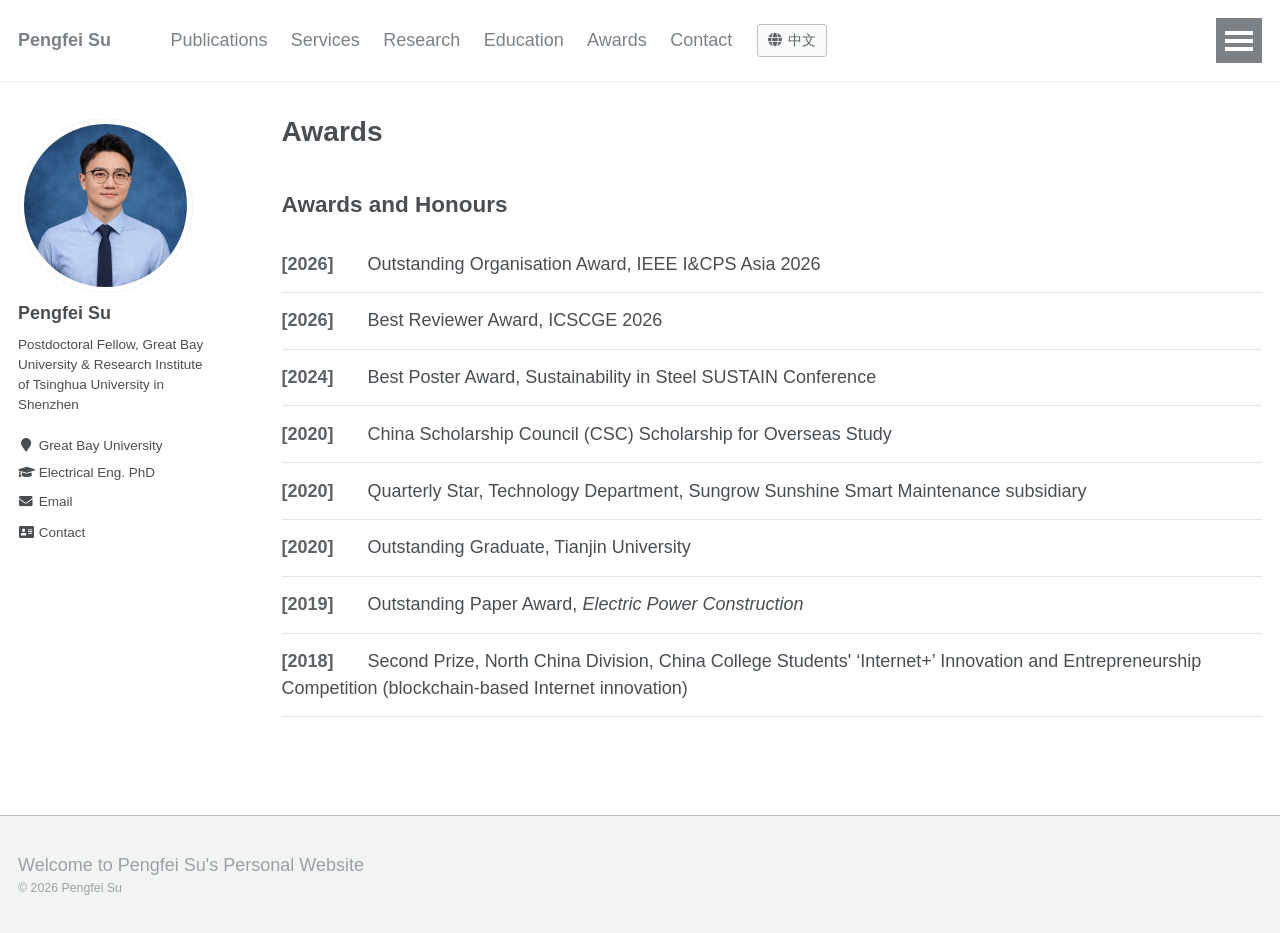
<file: en/awards/index.html>
<!doctype html>
<html lang="en" class="no-js">
<head>
<meta charset="utf-8">
<link rel="alternate" hreflang="zh-CN" href="https://pengfeisu6.github.io/awards/">
<link rel="alternate" hreflang="en" href="https://pengfeisu6.github.io/en/awards/">
<link rel="alternate" hreflang="x-default" href="https://pengfeisu6.github.io/">
<title>Awards - Pengfei Su</title>
<meta name="description" content="Pengfei Su is a Postdoctoral Fellow at Great Bay University and the Research Institute of Tsinghua University in Shenzhen. His research covers industrial load flexibility, steelmaking process scheduling, hybrid energy storage and demand response, and multi-energy system coordination.">
<meta property="og:site_name" content="Pengfei Su">
<meta property="og:title" content="Awards - Pengfei Su">
<meta property="og:description" content="Pengfei Su is a Postdoctoral Fellow at Great Bay University and the Research Institute of Tsinghua University in Shenzhen. His research covers industrial load flexibility, steelmaking process scheduling, hybrid energy storage and demand response, and multi-energy system coordination.">
<meta name="viewport" content="width=device-width, initial-scale=1.0">
<meta http-equiv="cleartype" content="on">
<script>document.documentElement.className = document.documentElement.className.replace(/\bno-js\b/g, '') + ' js ';</script>
<link rel="stylesheet" href="../../assets/css/main.css">
<link rel="stylesheet" href="../../assets/css/custom.css">
</head>
<body data-home="../index.html">
<a class="skip-link" href="#content">Skip to content</a>
<!-- academicpages layout: masthead (real page links) + #main (sticky sidebar + archive) + page__footer
     Shared identity fields live in data/profile.js (SITE_PROFILE_EN). -->
<div class="masthead">
  <div class="masthead__inner-wrap">
    <div class="masthead__menu">
      <nav id="site-nav" class="greedy-nav">
        <button aria-label="Navigation menu"><div class="navicon"></div></button>
        <ul class="visible-links">
          <li class="masthead__menu-item masthead__menu-item--lg"><a href="../index.html" data-field="name">Pengfei Su</a></li>
          <li class="masthead__menu-item"><a href="../publications/index.html">Publications</a></li>
          <li class="masthead__menu-item"><a href="../services/index.html">Services</a></li>
          <li class="masthead__menu-item"><a href="../research/index.html">Research</a></li>
          <li class="masthead__menu-item"><a href="../education/index.html">Education</a></li>
          <li class="masthead__menu-item"><a href="../awards/index.html">Awards</a></li>
          <li class="masthead__menu-item"><a href="../contact/index.html">Contact</a></li>
          <li class="masthead__menu-item masthead__menu-item--lang"><a class="lang-btn" href="../../awards/index.html" lang="zh-CN" hreflang="zh-CN" aria-label="Switch to Chinese" title="Switch to Chinese"><i class="fas fa-globe" aria-hidden="true"></i><span>中文</span></a></li>
        </ul>
        <ul class="hidden-links hidden">
          <li class="masthead__menu-item nav-clone"><a href="../index.html" data-field="name">Pengfei Su</a></li>
          <li class="masthead__menu-item nav-clone"><a href="../publications/index.html">Publications</a></li>
          <li class="masthead__menu-item nav-clone"><a href="../services/index.html">Services</a></li>
          <li class="masthead__menu-item nav-clone"><a href="../research/index.html">Research</a></li>
          <li class="masthead__menu-item nav-clone"><a href="../education/index.html">Education</a></li>
          <li class="masthead__menu-item nav-clone"><a href="../awards/index.html">Awards</a></li>
          <li class="masthead__menu-item nav-clone"><a href="../contact/index.html">Contact</a></li>
          <li class="masthead__menu-item nav-clone masthead__menu-item--lang"><a class="lang-btn" href="../../awards/index.html" lang="zh-CN" hreflang="zh-CN" aria-label="Switch to Chinese" title="Switch to Chinese"><i class="fas fa-globe" aria-hidden="true"></i><span>中文</span></a></li>
        </ul>
      </nav>
    </div>
  </div>
</div>
<div id="main" role="main">
<div class="sidebar sticky">
  <div itemscope itemtype="http://schema.org/Person">
    <div class="author__avatar">
      <img src="../../assets/images/profile.jpg" class="author__avatar" alt="Portrait of Pengfei Su">
    </div>
    <div class="author__content">
      <h3 class="author__name" data-field="name">Pengfei Su</h3>
      <p class="author__bio" data-field="bio">Postdoctoral Fellow, Great Bay University &amp; Research Institute of Tsinghua University in Shenzhen</p>
    </div>
    <div class="author__urls-wrapper">
      <button class="btn btn--inverse">Follow</button>
      <ul class="author__urls social-icons">
        <li><i class="fas fa-fw fa-map-marker" aria-hidden="true"></i> Great Bay University</li>
        <li><i class="fas fa-fw fa-graduation-cap" aria-hidden="true"></i> Electrical Eng. PhD</li>
        <li><a href="mailto:aca_spf@163.com" data-href="emailHref"><i class="fas fa-fw fa-envelope" aria-hidden="true"></i> Email</a></li>
        <li><a href="../contact/index.html"><i class="fas fa-fw fa-address-card" aria-hidden="true"></i> Contact</a></li>
      </ul>
    </div>
  </div>
</div>
<div class="archive organized-page" id="content" tabindex="-1">
  <h1 class="page__title">Awards</h1>
  <h2 id="awards">Awards and Honours</h2>
  <ul class="plain-list award-timeline">
    <li><strong>[2026]</strong> Outstanding Organisation Award, IEEE I&amp;CPS Asia 2026</li>
    <li><strong>[2026]</strong> Best Reviewer Award, ICSCGE 2026</li>
    <li><strong>[2024]</strong> Best Poster Award, Sustainability in Steel SUSTAIN Conference</li>
    <li><strong>[2020]</strong> China Scholarship Council (CSC) Scholarship for Overseas Study</li>
    <li><strong>[2020]</strong> Quarterly Star, Technology Department, Sungrow Sunshine Smart Maintenance subsidiary</li>
    <li><strong>[2020]</strong> Outstanding Graduate, Tianjin University</li>
    <li><strong>[2019]</strong> Outstanding Paper Award, <em>Electric Power Construction</em></li>
    <li><strong>[2018]</strong> Second Prize, North China Division, China College Students' &lsquo;Internet+&rsquo; Innovation and Entrepreneurship Competition (blockchain-based Internet innovation)</li>
  </ul>
</div>
</div>
<div class="page__footer">
  <footer>
    <a href="../index.html" data-href="home" data-field="footerText">Welcome to Pengfei Su's Personal Website</a>
    <div class="page__footer-copyright" data-field="copyrightText">&copy; 2026 Pengfei Su</div>
  </footer>
</div>
<script src="../../data/profile.js"></script>
<script src="../../assets/js/site.js"></script>
<script src="../../assets/js/main.min.js"></script>
</body>
</html>
</file>
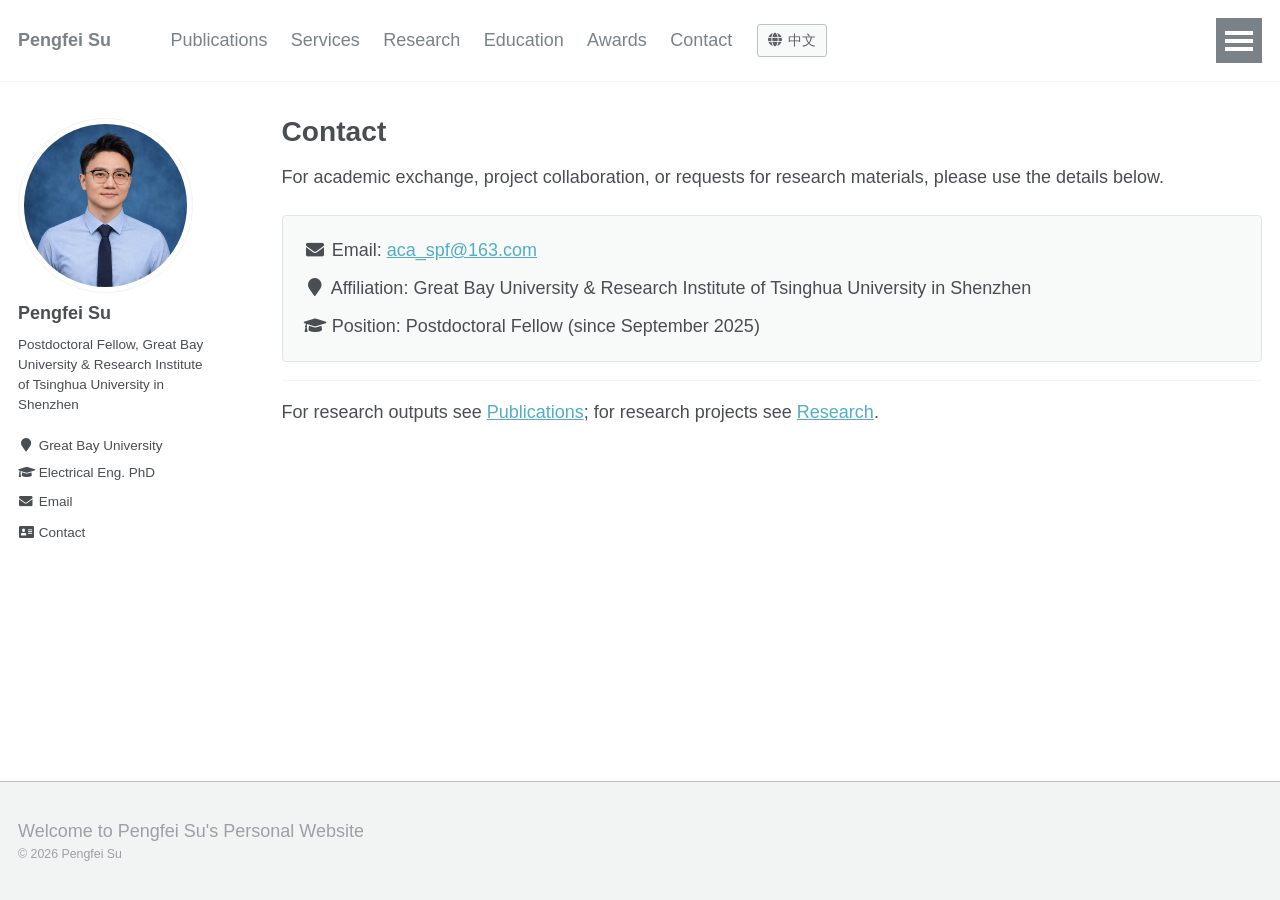
<file: en/contact/index.html>
<!doctype html>
<html lang="en" class="no-js">
<head>
<meta charset="utf-8">
<link rel="alternate" hreflang="zh-CN" href="https://pengfeisu6.github.io/contact/">
<link rel="alternate" hreflang="en" href="https://pengfeisu6.github.io/en/contact/">
<link rel="alternate" hreflang="x-default" href="https://pengfeisu6.github.io/">
<title>Contact - Pengfei Su</title>
<meta name="description" content="Pengfei Su is a Postdoctoral Fellow at Great Bay University and the Research Institute of Tsinghua University in Shenzhen. His research covers industrial load flexibility, steelmaking process scheduling, hybrid energy storage and demand response, and multi-energy system coordination.">
<meta property="og:site_name" content="Pengfei Su">
<meta property="og:title" content="Contact - Pengfei Su">
<meta property="og:description" content="Pengfei Su is a Postdoctoral Fellow at Great Bay University and the Research Institute of Tsinghua University in Shenzhen. His research covers industrial load flexibility, steelmaking process scheduling, hybrid energy storage and demand response, and multi-energy system coordination.">
<meta name="viewport" content="width=device-width, initial-scale=1.0">
<meta http-equiv="cleartype" content="on">
<script>document.documentElement.className = document.documentElement.className.replace(/\bno-js\b/g, '') + ' js ';</script>
<link rel="stylesheet" href="../../assets/css/main.css">
<link rel="stylesheet" href="../../assets/css/custom.css">
</head>
<body data-home="../index.html">
<a class="skip-link" href="#content">Skip to content</a>
<!-- academicpages layout: masthead (real page links) + #main (sticky sidebar + archive) + page__footer
     Shared identity fields live in data/profile.js (SITE_PROFILE_EN). -->
<div class="masthead">
  <div class="masthead__inner-wrap">
    <div class="masthead__menu">
      <nav id="site-nav" class="greedy-nav">
        <button aria-label="Navigation menu"><div class="navicon"></div></button>
        <ul class="visible-links">
          <li class="masthead__menu-item masthead__menu-item--lg"><a href="../index.html" data-field="name">Pengfei Su</a></li>
          <li class="masthead__menu-item"><a href="../publications/index.html">Publications</a></li>
          <li class="masthead__menu-item"><a href="../services/index.html">Services</a></li>
          <li class="masthead__menu-item"><a href="../research/index.html">Research</a></li>
          <li class="masthead__menu-item"><a href="../education/index.html">Education</a></li>
          <li class="masthead__menu-item"><a href="../awards/index.html">Awards</a></li>
          <li class="masthead__menu-item"><a href="../contact/index.html">Contact</a></li>
          <li class="masthead__menu-item masthead__menu-item--lang"><a class="lang-btn" href="../../contact/index.html" lang="zh-CN" hreflang="zh-CN" aria-label="Switch to Chinese" title="Switch to Chinese"><i class="fas fa-globe" aria-hidden="true"></i><span>中文</span></a></li>
        </ul>
        <ul class="hidden-links hidden">
          <li class="masthead__menu-item nav-clone"><a href="../index.html" data-field="name">Pengfei Su</a></li>
          <li class="masthead__menu-item nav-clone"><a href="../publications/index.html">Publications</a></li>
          <li class="masthead__menu-item nav-clone"><a href="../services/index.html">Services</a></li>
          <li class="masthead__menu-item nav-clone"><a href="../research/index.html">Research</a></li>
          <li class="masthead__menu-item nav-clone"><a href="../education/index.html">Education</a></li>
          <li class="masthead__menu-item nav-clone"><a href="../awards/index.html">Awards</a></li>
          <li class="masthead__menu-item nav-clone"><a href="../contact/index.html">Contact</a></li>
          <li class="masthead__menu-item nav-clone masthead__menu-item--lang"><a class="lang-btn" href="../../contact/index.html" lang="zh-CN" hreflang="zh-CN" aria-label="Switch to Chinese" title="Switch to Chinese"><i class="fas fa-globe" aria-hidden="true"></i><span>中文</span></a></li>
        </ul>
      </nav>
    </div>
  </div>
</div>
<div id="main" role="main">
<div class="sidebar sticky">
  <div itemscope itemtype="http://schema.org/Person">
    <div class="author__avatar">
      <img src="../../assets/images/profile.jpg" class="author__avatar" alt="Portrait of Pengfei Su">
    </div>
    <div class="author__content">
      <h3 class="author__name" data-field="name">Pengfei Su</h3>
      <p class="author__bio" data-field="bio">Postdoctoral Fellow, Great Bay University &amp; Research Institute of Tsinghua University in Shenzhen</p>
    </div>
    <div class="author__urls-wrapper">
      <button class="btn btn--inverse">Follow</button>
      <ul class="author__urls social-icons">
        <li><i class="fas fa-fw fa-map-marker" aria-hidden="true"></i> Great Bay University</li>
        <li><i class="fas fa-fw fa-graduation-cap" aria-hidden="true"></i> Electrical Eng. PhD</li>
        <li><a href="mailto:aca_spf@163.com" data-href="emailHref"><i class="fas fa-fw fa-envelope" aria-hidden="true"></i> Email</a></li>
        <li><a href="../contact/index.html"><i class="fas fa-fw fa-address-card" aria-hidden="true"></i> Contact</a></li>
      </ul>
    </div>
  </div>
</div>
<div class="archive organized-page" id="content" tabindex="-1">
  <h1 class="page__title">Contact</h1>
  <p>For academic exchange, project collaboration, or requests for research materials, please use the details below.</p>
  <ul class="plain-list contact-details">
    <li><i class="fas fa-fw fa-envelope" aria-hidden="true"></i> Email: <a href="mailto:aca_spf@163.com" data-href="emailHref">aca_spf@163.com</a></li>
    <li><i class="fas fa-fw fa-map-marker" aria-hidden="true"></i> Affiliation: Great Bay University &amp; Research Institute of Tsinghua University in Shenzhen</li>
    <li><i class="fas fa-fw fa-graduation-cap" aria-hidden="true"></i> Position: Postdoctoral Fellow (since September 2025)</li>
  </ul>
  <hr />
  <p>For research outputs see <a href="../publications/index.html">Publications</a>; for research projects see <a href="../research/index.html">Research</a>.</p>
</div>
</div>
<div class="page__footer">
  <footer>
    <a href="../index.html" data-href="home" data-field="footerText">Welcome to Pengfei Su's Personal Website</a>
    <div class="page__footer-copyright" data-field="copyrightText">&copy; 2026 Pengfei Su</div>
  </footer>
</div>
<script src="../../data/profile.js"></script>
<script src="../../assets/js/site.js"></script>
<script src="../../assets/js/main.min.js"></script>
</body>
</html>
</file>
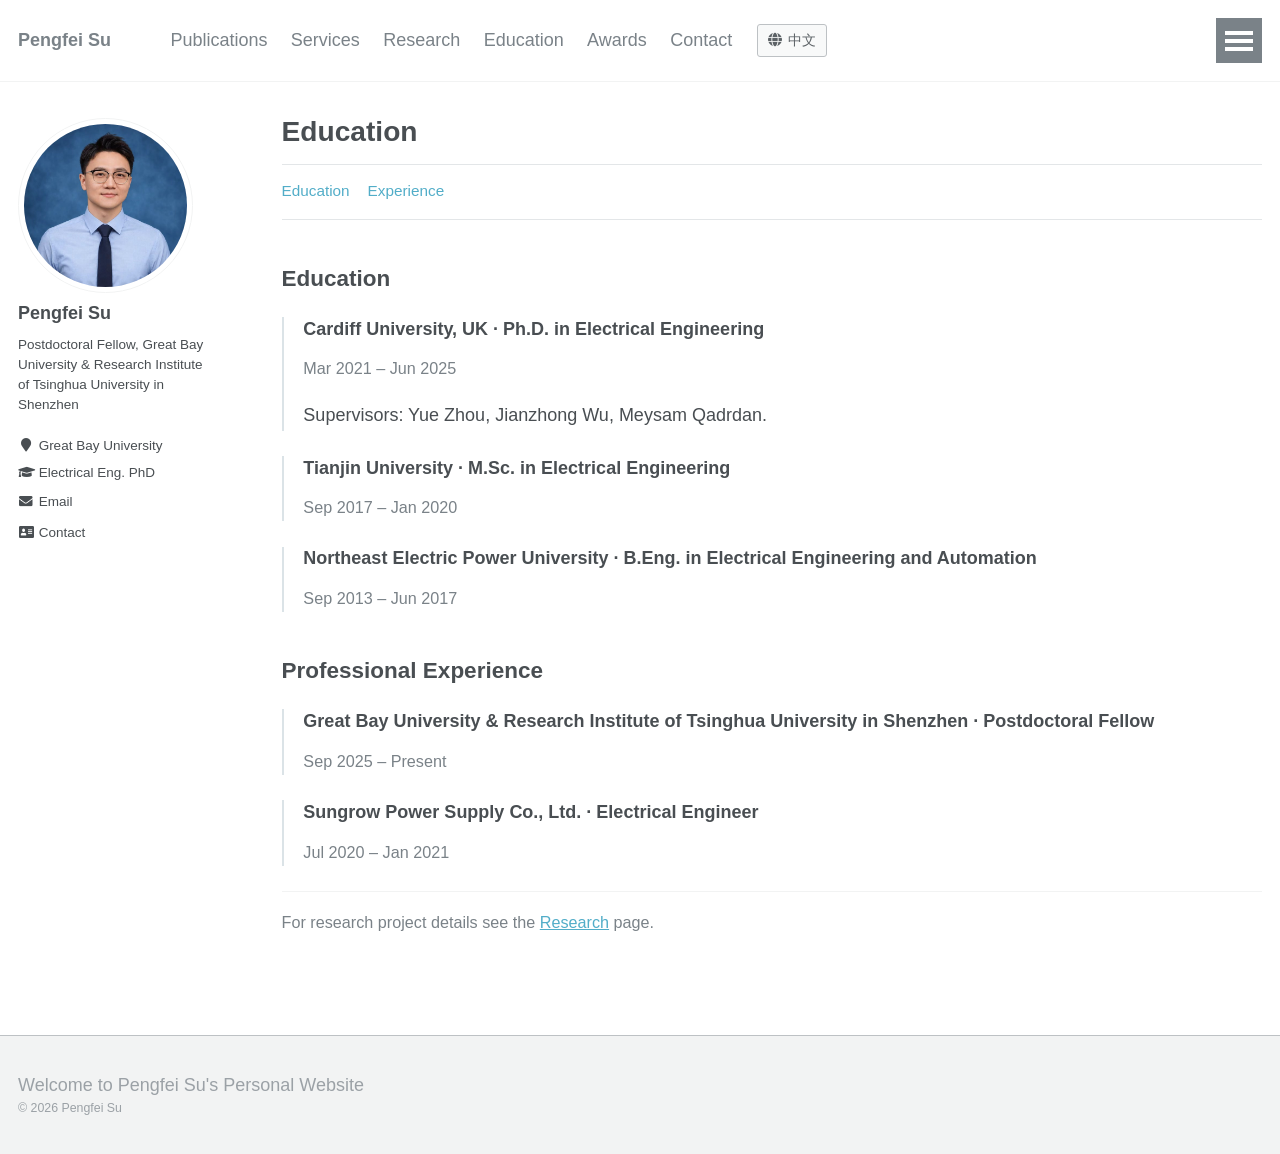
<file: en/education/index.html>
<!doctype html>
<html lang="en" class="no-js">
<head>
<meta charset="utf-8">
<link rel="alternate" hreflang="zh-CN" href="https://pengfeisu6.github.io/education/">
<link rel="alternate" hreflang="en" href="https://pengfeisu6.github.io/en/education/">
<link rel="alternate" hreflang="x-default" href="https://pengfeisu6.github.io/">
<title>Education - Pengfei Su</title>
<meta name="description" content="Pengfei Su is a Postdoctoral Fellow at Great Bay University and the Research Institute of Tsinghua University in Shenzhen. His research covers industrial load flexibility, steelmaking process scheduling, hybrid energy storage and demand response, and multi-energy system coordination.">
<meta property="og:site_name" content="Pengfei Su">
<meta property="og:title" content="Education - Pengfei Su">
<meta property="og:description" content="Pengfei Su is a Postdoctoral Fellow at Great Bay University and the Research Institute of Tsinghua University in Shenzhen. His research covers industrial load flexibility, steelmaking process scheduling, hybrid energy storage and demand response, and multi-energy system coordination.">
<meta name="viewport" content="width=device-width, initial-scale=1.0">
<meta http-equiv="cleartype" content="on">
<script>document.documentElement.className = document.documentElement.className.replace(/\bno-js\b/g, '') + ' js ';</script>
<link rel="stylesheet" href="../../assets/css/main.css">
<link rel="stylesheet" href="../../assets/css/custom.css">
</head>
<body data-home="../index.html">
<a class="skip-link" href="#content">Skip to content</a>
<!-- academicpages layout: masthead (real page links) + #main (sticky sidebar + archive) + page__footer
     Shared identity fields live in data/profile.js (SITE_PROFILE_EN). -->
<div class="masthead">
  <div class="masthead__inner-wrap">
    <div class="masthead__menu">
      <nav id="site-nav" class="greedy-nav">
        <button aria-label="Navigation menu"><div class="navicon"></div></button>
        <ul class="visible-links">
          <li class="masthead__menu-item masthead__menu-item--lg"><a href="../index.html" data-field="name">Pengfei Su</a></li>
          <li class="masthead__menu-item"><a href="../publications/index.html">Publications</a></li>
          <li class="masthead__menu-item"><a href="../services/index.html">Services</a></li>
          <li class="masthead__menu-item"><a href="../research/index.html">Research</a></li>
          <li class="masthead__menu-item"><a href="../education/index.html">Education</a></li>
          <li class="masthead__menu-item"><a href="../awards/index.html">Awards</a></li>
          <li class="masthead__menu-item"><a href="../contact/index.html">Contact</a></li>
          <li class="masthead__menu-item masthead__menu-item--lang"><a class="lang-btn" href="../../education/index.html" lang="zh-CN" hreflang="zh-CN" aria-label="Switch to Chinese" title="Switch to Chinese"><i class="fas fa-globe" aria-hidden="true"></i><span>中文</span></a></li>
        </ul>
        <ul class="hidden-links hidden">
          <li class="masthead__menu-item nav-clone"><a href="../index.html" data-field="name">Pengfei Su</a></li>
          <li class="masthead__menu-item nav-clone"><a href="../publications/index.html">Publications</a></li>
          <li class="masthead__menu-item nav-clone"><a href="../services/index.html">Services</a></li>
          <li class="masthead__menu-item nav-clone"><a href="../research/index.html">Research</a></li>
          <li class="masthead__menu-item nav-clone"><a href="../education/index.html">Education</a></li>
          <li class="masthead__menu-item nav-clone"><a href="../awards/index.html">Awards</a></li>
          <li class="masthead__menu-item nav-clone"><a href="../contact/index.html">Contact</a></li>
          <li class="masthead__menu-item nav-clone masthead__menu-item--lang"><a class="lang-btn" href="../../education/index.html" lang="zh-CN" hreflang="zh-CN" aria-label="Switch to Chinese" title="Switch to Chinese"><i class="fas fa-globe" aria-hidden="true"></i><span>中文</span></a></li>
        </ul>
      </nav>
    </div>
  </div>
</div>
<div id="main" role="main">
<div class="sidebar sticky">
  <div itemscope itemtype="http://schema.org/Person">
    <div class="author__avatar">
      <img src="../../assets/images/profile.jpg" class="author__avatar" alt="Portrait of Pengfei Su">
    </div>
    <div class="author__content">
      <h3 class="author__name" data-field="name">Pengfei Su</h3>
      <p class="author__bio" data-field="bio">Postdoctoral Fellow, Great Bay University &amp; Research Institute of Tsinghua University in Shenzhen</p>
    </div>
    <div class="author__urls-wrapper">
      <button class="btn btn--inverse">Follow</button>
      <ul class="author__urls social-icons">
        <li><i class="fas fa-fw fa-map-marker" aria-hidden="true"></i> Great Bay University</li>
        <li><i class="fas fa-fw fa-graduation-cap" aria-hidden="true"></i> Electrical Eng. PhD</li>
        <li><a href="mailto:aca_spf@163.com" data-href="emailHref"><i class="fas fa-fw fa-envelope" aria-hidden="true"></i> Email</a></li>
        <li><a href="../contact/index.html"><i class="fas fa-fw fa-address-card" aria-hidden="true"></i> Contact</a></li>
      </ul>
    </div>
  </div>
</div>
<div class="archive organized-page" id="content" tabindex="-1">
  <h1 class="page__title">Education</h1>
  <nav class="section-nav" aria-label="On this page"><a href="#education">Education</a><a href="#work-experience">Experience</a></nav>
  <h2 id="education">Education</h2>
  <div class="project-block career-entry">
    <h3>Cardiff University, UK &middot; Ph.D. in Electrical Engineering</h3>
    <p class="entry-meta">Mar 2021 &ndash; Jun 2025</p>
    <p>Supervisors: Yue Zhou, Jianzhong Wu, Meysam Qadrdan.</p>
  </div>
  <div class="project-block career-entry">
    <h3>Tianjin University &middot; M.Sc. in Electrical Engineering</h3>
    <p class="entry-meta">Sep 2017 &ndash; Jan 2020</p>
  </div>
  <div class="project-block career-entry">
    <h3>Northeast Electric Power University &middot; B.Eng. in Electrical Engineering and Automation</h3>
    <p class="entry-meta">Sep 2013 &ndash; Jun 2017</p>
  </div>
  <h2 id="work-experience">Professional Experience</h2>
  <div class="project-block career-entry">
    <h3>Great Bay University &amp; Research Institute of Tsinghua University in Shenzhen &middot; Postdoctoral Fellow</h3>
    <p class="entry-meta">Sep 2025 &ndash; Present</p>
  </div>
  <div class="project-block career-entry">
    <h3>Sungrow Power Supply Co., Ltd. &middot; Electrical Engineer</h3>
    <p class="entry-meta">Jul 2020 &ndash; Jan 2021</p>
  </div>
  <hr />
  <p class="page-note">For research project details see the <a href="../research/index.html">Research</a> page.</p>
</div>
</div>
<div class="page__footer">
  <footer>
    <a href="../index.html" data-href="home" data-field="footerText">Welcome to Pengfei Su's Personal Website</a>
    <div class="page__footer-copyright" data-field="copyrightText">&copy; 2026 Pengfei Su</div>
  </footer>
</div>
<script src="../../data/profile.js"></script>
<script src="../../assets/js/site.js"></script>
<script src="../../assets/js/main.min.js"></script>
</body>
</html>
</file>
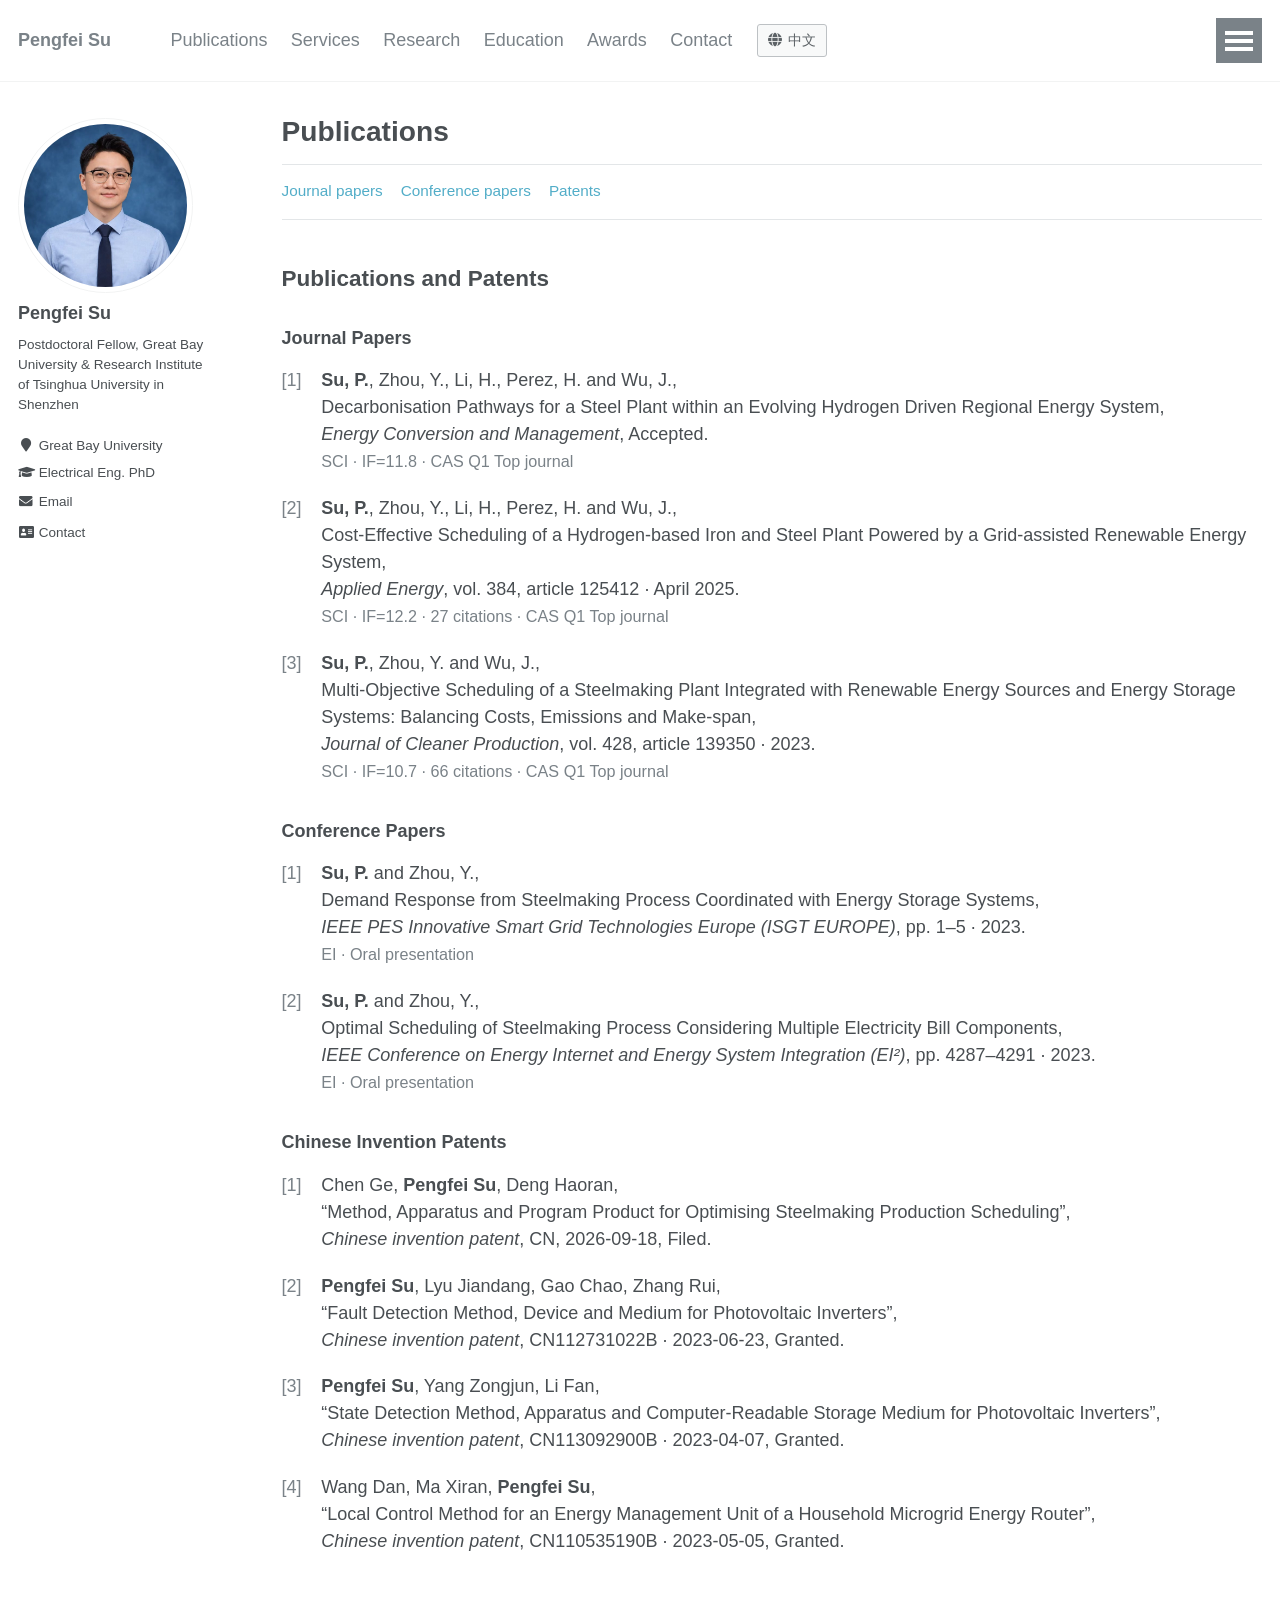
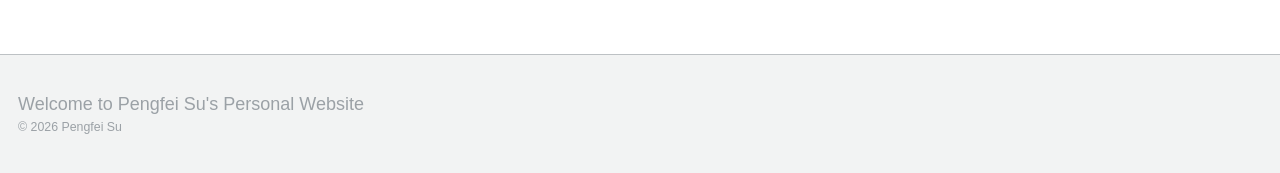
<file: en/publications/index.html>
<!doctype html>
<html lang="en" class="no-js">
<head>
<meta charset="utf-8">
<link rel="alternate" hreflang="zh-CN" href="https://pengfeisu6.github.io/publications/">
<link rel="alternate" hreflang="en" href="https://pengfeisu6.github.io/en/publications/">
<link rel="alternate" hreflang="x-default" href="https://pengfeisu6.github.io/">
<title>Publications - Pengfei Su</title>
<meta name="description" content="Pengfei Su is a Postdoctoral Fellow at Great Bay University and the Research Institute of Tsinghua University in Shenzhen. His research covers industrial load flexibility, steelmaking process scheduling, hybrid energy storage and demand response, and multi-energy system coordination.">
<meta property="og:site_name" content="Pengfei Su">
<meta property="og:title" content="Publications - Pengfei Su">
<meta property="og:description" content="Pengfei Su is a Postdoctoral Fellow at Great Bay University and the Research Institute of Tsinghua University in Shenzhen. His research covers industrial load flexibility, steelmaking process scheduling, hybrid energy storage and demand response, and multi-energy system coordination.">
<meta name="viewport" content="width=device-width, initial-scale=1.0">
<meta http-equiv="cleartype" content="on">
<script>document.documentElement.className = document.documentElement.className.replace(/\bno-js\b/g, '') + ' js ';</script>
<link rel="stylesheet" href="../../assets/css/main.css">
<link rel="stylesheet" href="../../assets/css/custom.css">
</head>
<body data-home="../index.html">
<a class="skip-link" href="#content">Skip to content</a>
<!-- academicpages layout: masthead (real page links) + #main (sticky sidebar + archive) + page__footer
     Shared identity fields live in data/profile.js (SITE_PROFILE_EN). -->
<div class="masthead">
  <div class="masthead__inner-wrap">
    <div class="masthead__menu">
      <nav id="site-nav" class="greedy-nav">
        <button aria-label="Navigation menu"><div class="navicon"></div></button>
        <ul class="visible-links">
          <li class="masthead__menu-item masthead__menu-item--lg"><a href="../index.html" data-field="name">Pengfei Su</a></li>
          <li class="masthead__menu-item"><a href="../publications/index.html">Publications</a></li>
          <li class="masthead__menu-item"><a href="../services/index.html">Services</a></li>
          <li class="masthead__menu-item"><a href="../research/index.html">Research</a></li>
          <li class="masthead__menu-item"><a href="../education/index.html">Education</a></li>
          <li class="masthead__menu-item"><a href="../awards/index.html">Awards</a></li>
          <li class="masthead__menu-item"><a href="../contact/index.html">Contact</a></li>
          <li class="masthead__menu-item masthead__menu-item--lang"><a class="lang-btn" href="../../publications/index.html" lang="zh-CN" hreflang="zh-CN" aria-label="Switch to Chinese" title="Switch to Chinese"><i class="fas fa-globe" aria-hidden="true"></i><span>中文</span></a></li>
        </ul>
        <ul class="hidden-links hidden">
          <li class="masthead__menu-item nav-clone"><a href="../index.html" data-field="name">Pengfei Su</a></li>
          <li class="masthead__menu-item nav-clone"><a href="../publications/index.html">Publications</a></li>
          <li class="masthead__menu-item nav-clone"><a href="../services/index.html">Services</a></li>
          <li class="masthead__menu-item nav-clone"><a href="../research/index.html">Research</a></li>
          <li class="masthead__menu-item nav-clone"><a href="../education/index.html">Education</a></li>
          <li class="masthead__menu-item nav-clone"><a href="../awards/index.html">Awards</a></li>
          <li class="masthead__menu-item nav-clone"><a href="../contact/index.html">Contact</a></li>
          <li class="masthead__menu-item nav-clone masthead__menu-item--lang"><a class="lang-btn" href="../../publications/index.html" lang="zh-CN" hreflang="zh-CN" aria-label="Switch to Chinese" title="Switch to Chinese"><i class="fas fa-globe" aria-hidden="true"></i><span>中文</span></a></li>
        </ul>
      </nav>
    </div>
  </div>
</div>
<div id="main" role="main">
<div class="sidebar sticky">
  <div itemscope itemtype="http://schema.org/Person">
    <div class="author__avatar">
      <img src="../../assets/images/profile.jpg" class="author__avatar" alt="Portrait of Pengfei Su">
    </div>
    <div class="author__content">
      <h3 class="author__name" data-field="name">Pengfei Su</h3>
      <p class="author__bio" data-field="bio">Postdoctoral Fellow, Great Bay University &amp; Research Institute of Tsinghua University in Shenzhen</p>
    </div>
    <div class="author__urls-wrapper">
      <button class="btn btn--inverse">Follow</button>
      <ul class="author__urls social-icons">
        <li><i class="fas fa-fw fa-map-marker" aria-hidden="true"></i> Great Bay University</li>
        <li><i class="fas fa-fw fa-graduation-cap" aria-hidden="true"></i> Electrical Eng. PhD</li>
        <li><a href="mailto:aca_spf@163.com" data-href="emailHref"><i class="fas fa-fw fa-envelope" aria-hidden="true"></i> Email</a></li>
        <li><a href="../contact/index.html"><i class="fas fa-fw fa-address-card" aria-hidden="true"></i> Contact</a></li>
      </ul>
    </div>
  </div>
</div>
<div class="archive organized-page" id="content" tabindex="-1">
  <h1 class="page__title">Publications</h1>
  <nav class="section-nav" aria-label="On this page"><a href="#journal-papers">Journal papers</a><a href="#conference-papers">Conference papers</a><a href="#patents">Patents</a></nav>
  <h2 id="publications">Publications and Patents</h2>
  <h3 id="journal-papers">Journal Papers</h3>
  <ol class="custom-counter">
    <li><strong>Su, P.</strong>, Zhou, Y., Li, H., Perez, H. and Wu, J.,<br />
Decarbonisation Pathways for a Steel Plant within an Evolving Hydrogen Driven Regional Energy System,<br />
<em>Energy Conversion and Management</em>, Accepted.
<br /><span class="entry-meta">SCI &middot; IF=11.8 &middot; CAS Q1 Top journal</span>
</li>
    <li><strong>Su, P.</strong>, Zhou, Y., Li, H., Perez, H. and Wu, J.,<br />
Cost-Effective Scheduling of a Hydrogen-based Iron and Steel Plant Powered by a Grid-assisted Renewable Energy System,<br />
<em>Applied Energy</em>, vol. 384, article 125412 &middot; April 2025.
<br /><span class="entry-meta">SCI &middot; IF=12.2 &middot; 27 citations &middot; CAS Q1 Top journal</span>
</li>
    <li><strong>Su, P.</strong>, Zhou, Y. and Wu, J.,<br />
Multi-Objective Scheduling of a Steelmaking Plant Integrated with Renewable Energy Sources and Energy Storage Systems: Balancing Costs, Emissions and Make-span,<br />
<em>Journal of Cleaner Production</em>, vol. 428, article 139350 &middot; 2023.
<br /><span class="entry-meta">SCI &middot; IF=10.7 &middot; 66 citations &middot; CAS Q1 Top journal</span>
</li>
  </ol>
  <h3 id="conference-papers">Conference Papers</h3>
  <ol class="custom-counter">
    <li><strong>Su, P.</strong> and Zhou, Y.,<br />
Demand Response from Steelmaking Process Coordinated with Energy Storage Systems,<br />
<em>IEEE PES Innovative Smart Grid Technologies Europe (ISGT EUROPE)</em>, pp. 1&ndash;5 &middot; 2023.
<br /><span class="entry-meta">EI &middot; Oral presentation</span>
</li>
    <li><strong>Su, P.</strong> and Zhou, Y.,<br />
Optimal Scheduling of Steelmaking Process Considering Multiple Electricity Bill Components,<br />
<em>IEEE Conference on Energy Internet and Energy System Integration (EI&sup2;)</em>, pp. 4287&ndash;4291 &middot; 2023.
<br /><span class="entry-meta">EI &middot; Oral presentation</span>
</li>
  </ol>
  <h3 id="patents">Chinese Invention Patents</h3>
  <ol class="custom-counter">
    <li>Chen Ge, <strong>Pengfei Su</strong>, Deng Haoran,<br />
&ldquo;Method, Apparatus and Program Product for Optimising Steelmaking Production Scheduling&rdquo;,<br />
<em>Chinese invention patent</em>, CN, 2026-09-18, Filed.</li>
    <li><strong>Pengfei Su</strong>, Lyu Jiandang, Gao Chao, Zhang Rui,<br />
&ldquo;Fault Detection Method, Device and Medium for Photovoltaic Inverters&rdquo;,<br />
<em>Chinese invention patent</em>, CN112731022B &middot; 2023-06-23, Granted.</li>
    <li><strong>Pengfei Su</strong>, Yang Zongjun, Li Fan,<br />
&ldquo;State Detection Method, Apparatus and Computer-Readable Storage Medium for Photovoltaic Inverters&rdquo;,<br />
<em>Chinese invention patent</em>, CN113092900B &middot; 2023-04-07, Granted.</li>
    <li>Wang Dan, Ma Xiran, <strong>Pengfei Su</strong>,<br />
&ldquo;Local Control Method for an Energy Management Unit of a Household Microgrid Energy Router&rdquo;,<br />
<em>Chinese invention patent</em>, CN110535190B &middot; 2023-05-05, Granted.</li>
  </ol>
</div>
</div>
<div class="page__footer">
  <footer>
    <a href="../index.html" data-href="home" data-field="footerText">Welcome to Pengfei Su's Personal Website</a>
    <div class="page__footer-copyright" data-field="copyrightText">&copy; 2026 Pengfei Su</div>
  </footer>
</div>
<script src="../../data/profile.js"></script>
<script src="../../assets/js/site.js"></script>
<script src="../../assets/js/main.min.js"></script>
</body>
</html>
</file>
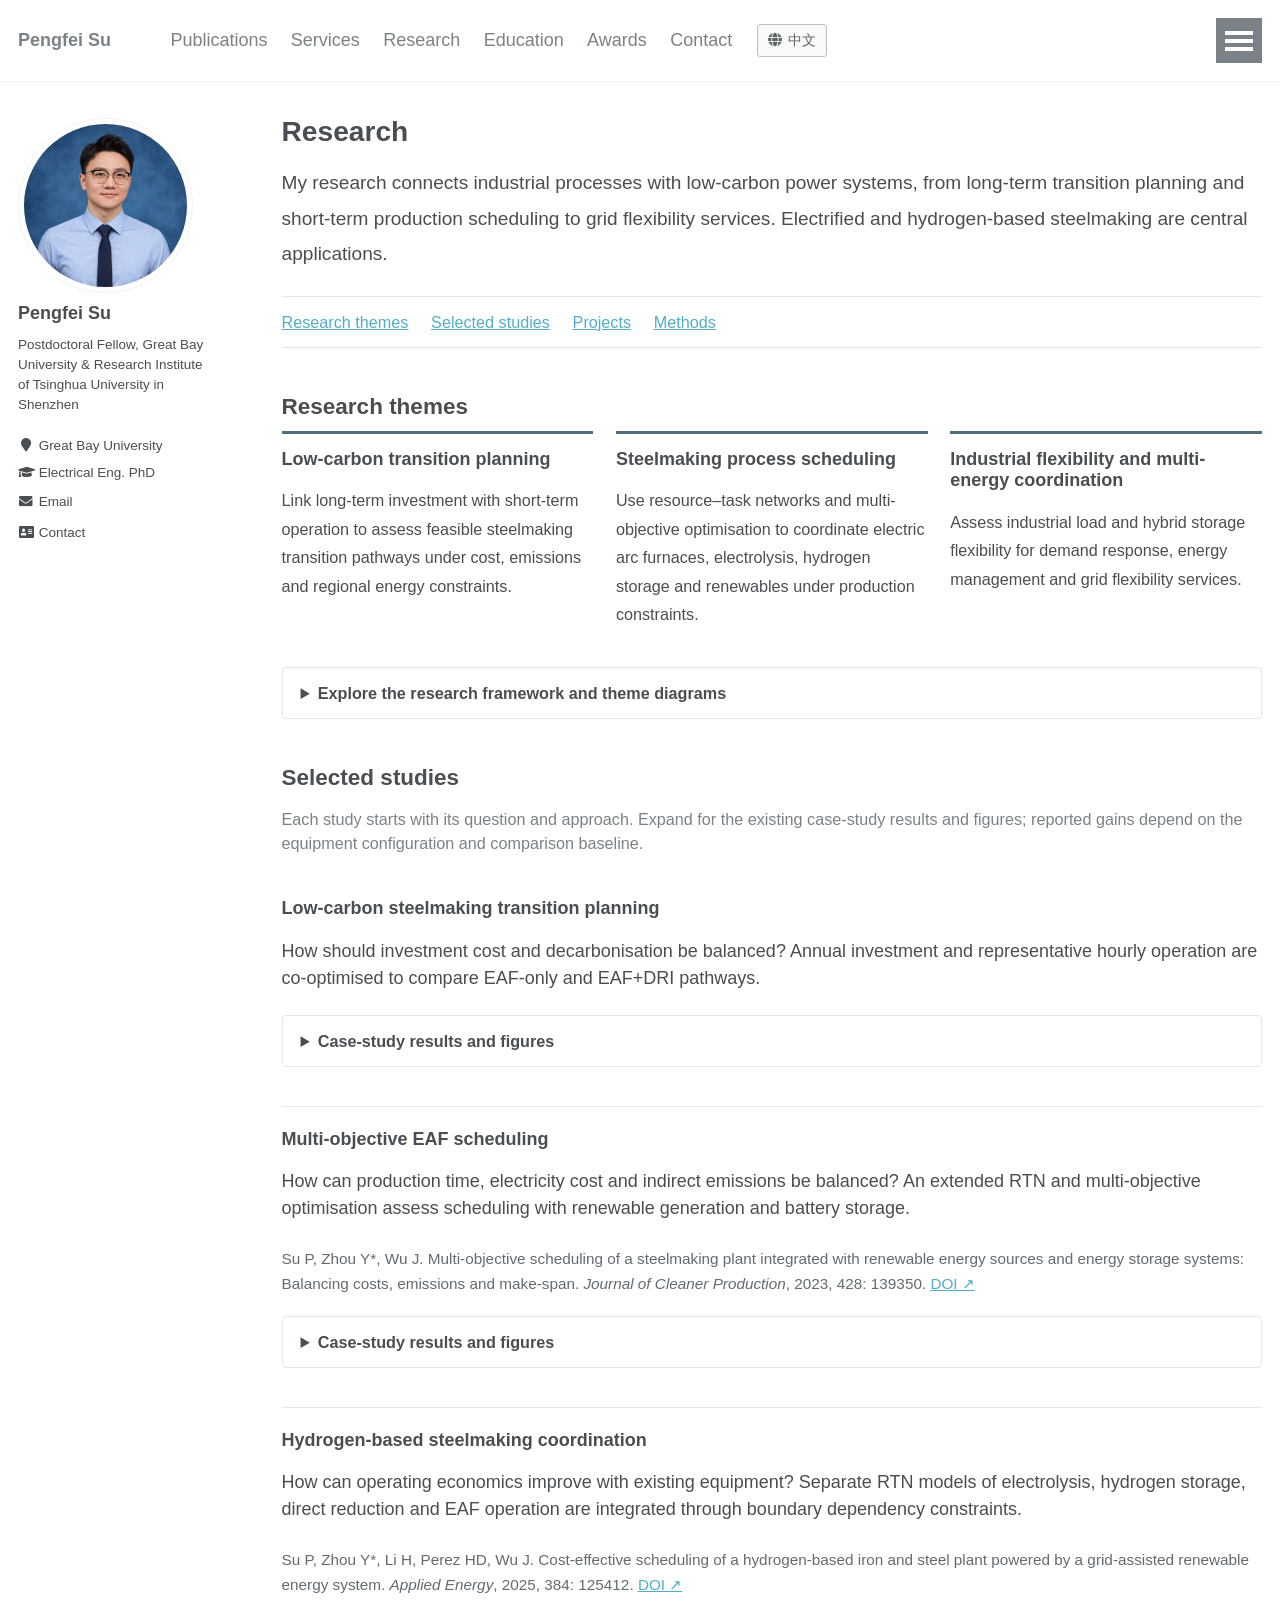
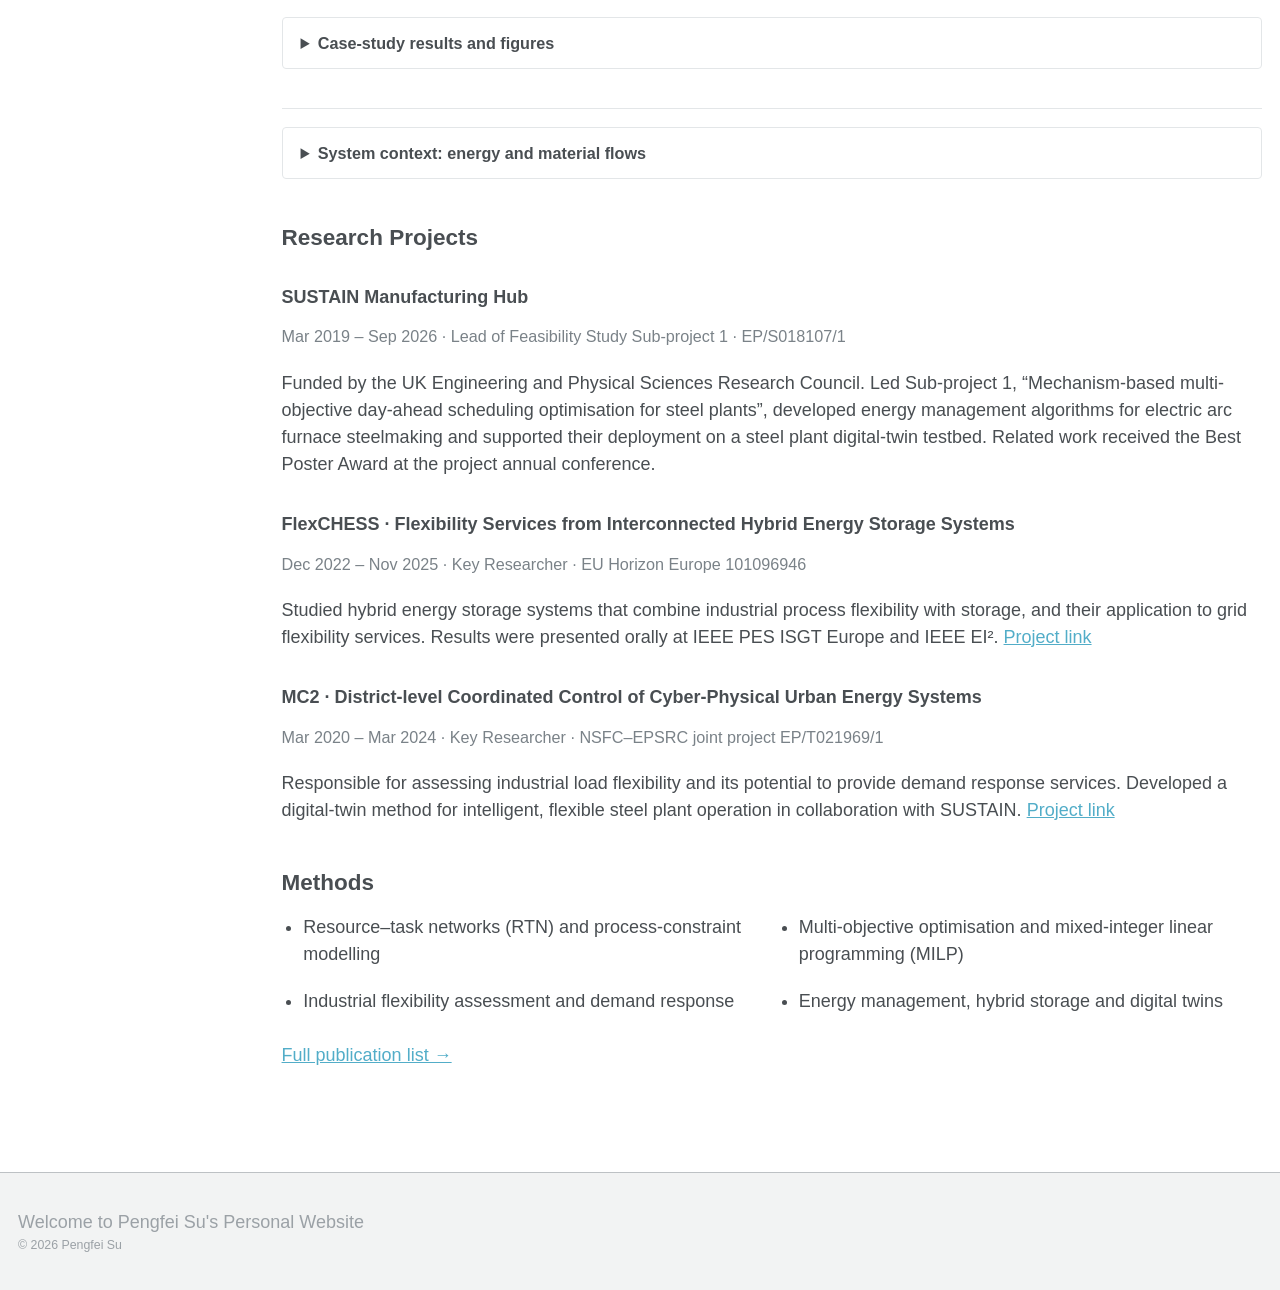
<file: en/research/index.html>
<!doctype html>
<html lang="en" class="no-js">
<head>
<meta charset="utf-8">
<link rel="alternate" hreflang="zh-CN" href="https://pengfeisu6.github.io/research/">
<link rel="alternate" hreflang="en" href="https://pengfeisu6.github.io/en/research/">
<link rel="alternate" hreflang="x-default" href="https://pengfeisu6.github.io/">
<title>Research - Pengfei Su</title>
<meta name="description" content="Pengfei Su is a Postdoctoral Fellow at Great Bay University and the Research Institute of Tsinghua University in Shenzhen. His research covers industrial load flexibility, steelmaking process scheduling, hybrid energy storage and demand response, and multi-energy system coordination.">
<meta property="og:site_name" content="Pengfei Su">
<meta property="og:title" content="Research - Pengfei Su">
<meta property="og:description" content="Pengfei Su is a Postdoctoral Fellow at Great Bay University and the Research Institute of Tsinghua University in Shenzhen. His research covers industrial load flexibility, steelmaking process scheduling, hybrid energy storage and demand response, and multi-energy system coordination.">
<meta name="viewport" content="width=device-width, initial-scale=1.0">
<meta http-equiv="cleartype" content="on">
<script>document.documentElement.className = document.documentElement.className.replace(/\bno-js\b/g, '') + ' js ';</script>
<link rel="stylesheet" href="../../assets/css/main.css">
<link rel="stylesheet" href="../../assets/css/custom.css">
<link rel="stylesheet" href="../../assets/css/research.css">
</head>
<body data-home="../index.html">
<!-- academicpages layout: masthead (real page links) + #main (sticky sidebar + archive) + page__footer
     Shared identity fields live in data/profile.js (SITE_PROFILE_EN). -->
<div class="masthead">
  <div class="masthead__inner-wrap">
    <div class="masthead__menu">
      <nav id="site-nav" class="greedy-nav">
        <button><div class="navicon"></div></button>
        <ul class="visible-links">
          <li class="masthead__menu-item masthead__menu-item--lg"><a href="../index.html" data-field="name">Pengfei Su</a></li>
          <li class="masthead__menu-item"><a href="../publications/index.html">Publications</a></li>
          <li class="masthead__menu-item"><a href="../services/index.html">Services</a></li>
          <li class="masthead__menu-item"><a href="../research/index.html">Research</a></li>
          <li class="masthead__menu-item"><a href="../education/index.html">Education</a></li>
          <li class="masthead__menu-item"><a href="../awards/index.html">Awards</a></li>
          <li class="masthead__menu-item"><a href="../contact/index.html">Contact</a></li>
          <li class="masthead__menu-item masthead__menu-item--lang"><a class="lang-btn" href="../../research/index.html" lang="zh-CN" hreflang="zh-CN" aria-label="Switch to Chinese" title="Switch to Chinese"><i class="fas fa-globe" aria-hidden="true"></i><span>中文</span></a></li>
        </ul>
        <ul class="hidden-links hidden">
          <li class="masthead__menu-item nav-clone"><a href="../index.html" data-field="name">Pengfei Su</a></li>
          <li class="masthead__menu-item nav-clone"><a href="../publications/index.html">Publications</a></li>
          <li class="masthead__menu-item nav-clone"><a href="../services/index.html">Services</a></li>
          <li class="masthead__menu-item nav-clone"><a href="../research/index.html">Research</a></li>
          <li class="masthead__menu-item nav-clone"><a href="../education/index.html">Education</a></li>
          <li class="masthead__menu-item nav-clone"><a href="../awards/index.html">Awards</a></li>
          <li class="masthead__menu-item nav-clone"><a href="../contact/index.html">Contact</a></li>
          <li class="masthead__menu-item nav-clone masthead__menu-item--lang"><a class="lang-btn" href="../../research/index.html" lang="zh-CN" hreflang="zh-CN" aria-label="Switch to Chinese" title="Switch to Chinese"><i class="fas fa-globe" aria-hidden="true"></i><span>中文</span></a></li>
        </ul>
      </nav>
    </div>
  </div>
</div>
<div id="main" role="main">
<div class="sidebar sticky">
  <div itemscope itemtype="http://schema.org/Person">
    <div class="author__avatar">
      <img src="../../assets/images/profile.jpg" class="author__avatar" alt="Portrait of Pengfei Su">
    </div>
    <div class="author__content">
      <h3 class="author__name" data-field="name">Pengfei Su</h3>
      <p class="author__bio" data-field="bio">Postdoctoral Fellow, Great Bay University &amp; Research Institute of Tsinghua University in Shenzhen</p>
    </div>
    <div class="author__urls-wrapper">
      <button class="btn btn--inverse">Follow</button>
      <ul class="author__urls social-icons">
        <li><i class="fas fa-fw fa-map-marker" aria-hidden="true"></i> Great Bay University</li>
        <li><i class="fas fa-fw fa-graduation-cap" aria-hidden="true"></i> Electrical Eng. PhD</li>
        <li><a href="mailto:aca_spf@163.com" data-href="emailHref"><i class="fas fa-fw fa-envelope" aria-hidden="true"></i> Email</a></li>
        <li><a href="../contact/index.html"><i class="fas fa-fw fa-address-card" aria-hidden="true"></i> Contact</a></li>
      </ul>
    </div>
  </div>
</div>
<div class="archive research-page">
<h1 class="page__title">Research</h1>
<p class="research-lead">My research connects industrial processes with low-carbon power systems, from long-term transition planning and short-term production scheduling to grid flexibility services. Electrified and hydrogen-based steelmaking are central applications.</p>
<nav class="research-nav" aria-label="On this page"><a href="#research-interests">Research themes</a><a href="#selected-studies">Selected studies</a><a href="#projects">Projects</a><a href="#methods">Methods</a></nav>
<h2 id="research-interests">Research themes</h2>
<div class="research-themes"><section><h3>Low-carbon transition planning</h3><p>Link long-term investment with short-term operation to assess feasible steelmaking transition pathways under cost, emissions and regional energy constraints.</p></section><section><h3>Steelmaking process scheduling</h3><p>Use resource–task networks and multi-objective optimisation to coordinate electric arc furnaces, electrolysis, hydrogen storage and renewables under production constraints.</p></section><section><h3>Industrial flexibility and multi-energy coordination</h3><p>Assess industrial load and hybrid storage flexibility for demand response, energy management and grid flexibility services.</p></section></div>
<details class="research-details"><summary>Explore the research framework and theme diagrams</summary>
<figure class="research-figure">
  <a class="research-figure__zoom" href="../../assets/images/research/research-overview-en.svg" target="_blank" rel="noopener">
    <img loading="lazy" src="../../assets/images/research/research-overview-en.svg" alt="Framework coupling industrial process flexibility and low-carbon power systems">
  </a>
  <figcaption>Research framework: assets and data &rarr; modelling and optimisation &rarr; objectives and services, with an assessment and deployment feedback loop.</figcaption>
</figure><figure class="research-figure">
  <a class="research-figure__zoom" href="../../assets/images/research/research-steelmaking-en.svg" target="_blank" rel="noopener">
    <img loading="lazy" src="../../assets/images/research/research-steelmaking-en.svg" alt="Mechanism-based multi-objective day-ahead scheduling and an illustrative 24-hour schedule">
  </a>
  <figcaption>Figure 2. Inputs &rarr; mechanism model and multi-objective optimisation &rarr; day-ahead schedule and digital-twin validation; the lower panel shows an illustrative 24-hour schedule with shiftable tasks.</figcaption>
</figure><figure class="research-figure">
  <a class="research-figure__zoom" href="../../assets/images/research/research-flexibility-en.svg" target="_blank" rel="noopener">
    <img loading="lazy" src="../../assets/images/research/research-flexibility-en.svg" alt="Technical route from industrial load flexibility quantification to demand response services">
  </a>
  <figcaption>Figure 3. Flexible resources &rarr; flexibility quantification (capacity / response time / duration) &rarr; demand response strategies and grid flexibility services; constraints and service outcomes feed back into the assessment.</figcaption>
</figure><figure class="research-figure">
  <a class="research-figure__zoom" href="../../assets/images/research/research-hybrid-en.svg" target="_blank" rel="noopener">
    <img loading="lazy" src="../../assets/images/research/research-hybrid-en.svg" alt="Hybrid energy storage and multi-energy coordination framework">
  </a>
  <figcaption>Figure 4. Supply, storage and demand coupled through a coordination layer towards net-zero power systems; project acronyms in brackets are those listed in the CV.</figcaption>
</figure>
</details>
<h2 id="selected-studies">Selected studies</h2>
<p class="page-note">Each study starts with its question and approach. Expand for the existing case-study results and figures; reported gains depend on the equipment configuration and comparison baseline.</p>
<section class="research-study"><h3>Low-carbon steelmaking transition planning</h3><p>How should investment cost and decarbonisation be balanced? Annual investment and representative hourly operation are co-optimised to compare EAF-only and EAF+DRI pathways.</p><details class="research-details"><summary>Case-study results and figures</summary>


<p>Annual investment decisions and representative hourly operation are co-optimised under regional energy constraints, with a GDP formulation linking investment and operation and joint clustering yielding eight representative scenarios. Pathway choice balances cost against emissions: relative to the EAF-only route, EAF+DRI raises the discounted total cost by 18.1% while cutting cumulative operational emissions by 41.0%. A further 30% reduction in hydrogen prices from 2033 advances full-H<sub>2</sub> adoption from 2048 to 2040.</p>
<figure class="research-figure research-figure--detail">
  <a class="research-figure__zoom" href="../../assets/images/research/study1-pathways.png" target="_blank" rel="noopener">
    <img loading="lazy" src="../../assets/images/research/study1-pathways.png" alt="Technology pathways for EAF-only and EAF+DRI routes, 2025-2050">
  </a>
  <figcaption>Transition pathways under the baseline hydrogen price (EAF-only and EAF+DRI routes).</figcaption>
</figure>
<figure class="research-figure research-figure--detail">
  <a class="research-figure__zoom" href="../../assets/images/research/study1-lcos.png" target="_blank" rel="noopener">
    <img loading="lazy" src="../../assets/images/research/study1-lcos.png" alt="Levelised cost of steel versus scrap price and carbon tax for two routes">
  </a>
  <figcaption>Levelised cost of steel (LCOS) versus scrap price and carbon tax.</figcaption>
</figure>

</details>
</section>
<section class="research-study"><h3>Multi-objective EAF scheduling</h3><p>How can production time, electricity cost and indirect emissions be balanced? An extended RTN and multi-objective optimisation assess scheduling with renewable generation and battery storage.</p><p class="research-citation"> Su P, Zhou Y*, Wu J. Multi-objective scheduling of a steelmaking plant integrated with renewable energy sources and energy storage systems: Balancing costs, emissions and make-span. <em>Journal of Cleaner Production</em>, 2023, 428: 139350. <a href="https://doi.org/10.1016/j.jclepro.2023.139350">DOI ↗</a></p><details class="research-details"><summary>Case-study results and figures</summary>


<p>An extended resource&ndash;task network (RTN) is built for the EAF&ndash;AOD&ndash;LF&ndash;CC route, integrating production, electricity-use and indirect-emission constraints, and a normal boundary intersection (NBI) method generates the cost&ndash;makespan Pareto set. In a case with 10 MW PV, 10 MW wind and 5 MW / 20 MWh battery storage, a 1430 min joint schedule reduces electricity and emission costs by 68.5% and indirect emissions by 83.5% relative to a fixed 785 min schedule. Longer makespans unlock flexibility, and storage reduces costs further.</p>
<figure class="research-figure research-figure--detail">
  <a class="research-figure__zoom" href="../../assets/images/research/study2-rtn.png" target="_blank" rel="noopener">
    <img loading="lazy" src="../../assets/images/research/study2-rtn.png" alt="Extended resource-task network for EAF steelmaking with continuous and discrete interactions">
  </a>
  <figcaption>Extended resource-task network (RTN) for EAF steelmaking, with continuous and discrete interactions.</figcaption>
</figure>
<figure class="research-figure research-figure--detail">
  <a class="research-figure__zoom" href="../../assets/images/research/study2-pareto.png" target="_blank" rel="noopener">
    <img loading="lazy" src="../../assets/images/research/study2-pareto.png" alt="Cost-makespan Pareto fronts for MO-FlexSP and MO-FlexSP+BESS">
  </a>
  <figcaption>Cost-makespan Pareto fronts: MO-FlexSP and MO-FlexSP+BESS with integrated storage.</figcaption>
</figure>

</details>
</section>
<section class="research-study"><h3>Hydrogen-based steelmaking coordination</h3><p>How can operating economics improve with existing equipment? Separate RTN models of electrolysis, hydrogen storage, direct reduction and EAF operation are integrated through boundary dependency constraints.</p><p class="research-citation"> Su P, Zhou Y*, Li H, Perez HD, Wu J. Cost-effective scheduling of a hydrogen-based iron and steel plant powered by a grid-assisted renewable energy system. <em>Applied Energy</em>, 2025, 384: 125412. <a href="https://doi.org/10.1016/j.apenergy.2025.125412">DOI ↗</a></p><details class="research-details"><summary>Case-study results and figures</summary>


<p>Electrolysis, hydrogen storage, direct reduction and EAF operations are modelled together, with RTN and boundary-dependence constraints ensuring the feasibility of a six-batch production schedule. Electrolyser power adjustment complements EAF batch shifting, while the hydrogen tank buffers day-ahead price and wind variability. Under the cost-minimising schedule, total operating cost falls from 533.8 k&pound; to 221.1 k&pound; (58.58%), including power purchases, curtailment penalties and indirect emissions.</p>
<figure class="research-figure research-figure--detail">
  <a class="research-figure__zoom" href="../../assets/images/research/study3-flow.png" target="_blank" rel="noopener">
    <img loading="lazy" src="../../assets/images/research/study3-flow.png" alt="Hydrogen-based steelmaking process and energy flows">
  </a>
  <figcaption>Hydrogen-based steelmaking: wind and grid power, electrolyser, hydrogen storage, shaft furnace, DRI and EAF.</figcaption>
</figure>
<figure class="research-figure research-figure--detail">
  <a class="research-figure__zoom" href="../../assets/images/research/study3-schedules.png" target="_blank" rel="noopener">
    <img loading="lazy" src="../../assets/images/research/study3-schedules.png" alt="Day-ahead price and wind forecast, PEMEL and EAF power, and hydrogen storage state">
  </a>
  <figcaption>Day-ahead electricity price and wind forecast, PEMEL/EAF power profiles, and hydrogen storage state under the cost-minimising schedule.</figcaption>
</figure>

</details>
</section>
<details class="research-details"><summary>System context: energy and material flows</summary>
<figure class="research-figure research-figure--detail">
  <a class="research-figure__zoom" href="../../assets/images/research/steel-plant-options.png" target="_blank" rel="noopener">
    <img loading="lazy" src="../../assets/images/research/steel-plant-options.png" alt="Low-carbon steel plant integrating grid, renewables, storage, gas, hydrogen and scrap">
  </a>
  <figcaption>Energy and material flows of a low-carbon steel plant integrating the grid, renewables, storage, natural gas, hydrogen and scrap.</figcaption>
</figure>
</details>
  <h2 id="projects">Research Projects</h2>
<div class="project-block">
<h3>SUSTAIN Manufacturing Hub</h3>
<p class="entry-meta">Mar 2019 &ndash; Sep 2026 &middot; Lead of Feasibility Study Sub-project 1 &middot; EP/S018107/1</p>
<p>Funded by the UK Engineering and Physical Sciences Research Council. Led Sub-project 1, &ldquo;Mechanism-based multi-objective day-ahead scheduling optimisation for steel plants&rdquo;, developed energy management algorithms for electric arc furnace steelmaking and supported their deployment on a steel plant digital-twin testbed. Related work received the Best Poster Award at the project annual conference.
</p></div>
<div class="project-block">
<h3>FlexCHESS &middot; Flexibility Services from Interconnected Hybrid Energy Storage Systems</h3>
<p class="entry-meta">Dec 2022 &ndash; Nov 2025 &middot; Key Researcher &middot; EU Horizon Europe 101096946</p>
<p>Studied hybrid energy storage systems that combine industrial process flexibility with storage, and their application to grid flexibility services. Results were presented orally at IEEE PES ISGT Europe and IEEE EI&sup2;.
 <a href="https://cordis.europa.eu/project/id/101096946">Project link</a>
</p></div>
<div class="project-block">
<h3>MC2 &middot; District-level Coordinated Control of Cyber-Physical Urban Energy Systems</h3>
<p class="entry-meta">Mar 2020 &ndash; Mar 2024 &middot; Key Researcher &middot; NSFC&ndash;EPSRC joint project EP/T021969/1</p>
<p>Responsible for assessing industrial load flexibility and its potential to provide demand response services. Developed a digital-twin method for intelligent, flexible steel plant operation in collaboration with SUSTAIN.
 <a href="https://gtr.ukri.org/projects?ref=EP%2FT021969%2F1#/tabOverview">Project link</a>
</p></div>
<h2 id="methods">Methods</h2><ul class="research-methods"><li>Resource–task networks (RTN) and process-constraint modelling</li><li>Multi-objective optimisation and mixed-integer linear programming (MILP)</li><li>Industrial flexibility assessment and demand response</li><li>Energy management, hybrid storage and digital twins</li></ul><p><a href="../publications/index.html">Full publication list →</a></p>
</div>
</div>
<div class="page__footer">
  <footer>
    <a href="../index.html" data-href="home" data-field="footerText">Welcome to Pengfei Su's Personal Website</a>
    <div class="page__footer-copyright" data-field="copyrightText">&copy; 2026 Pengfei Su</div>
  </footer>
</div>
<script src="../../data/profile.js"></script>
<script src="../../assets/js/site.js"></script>
<script src="../../assets/js/main.min.js"></script>
</body>
</html>
</file>
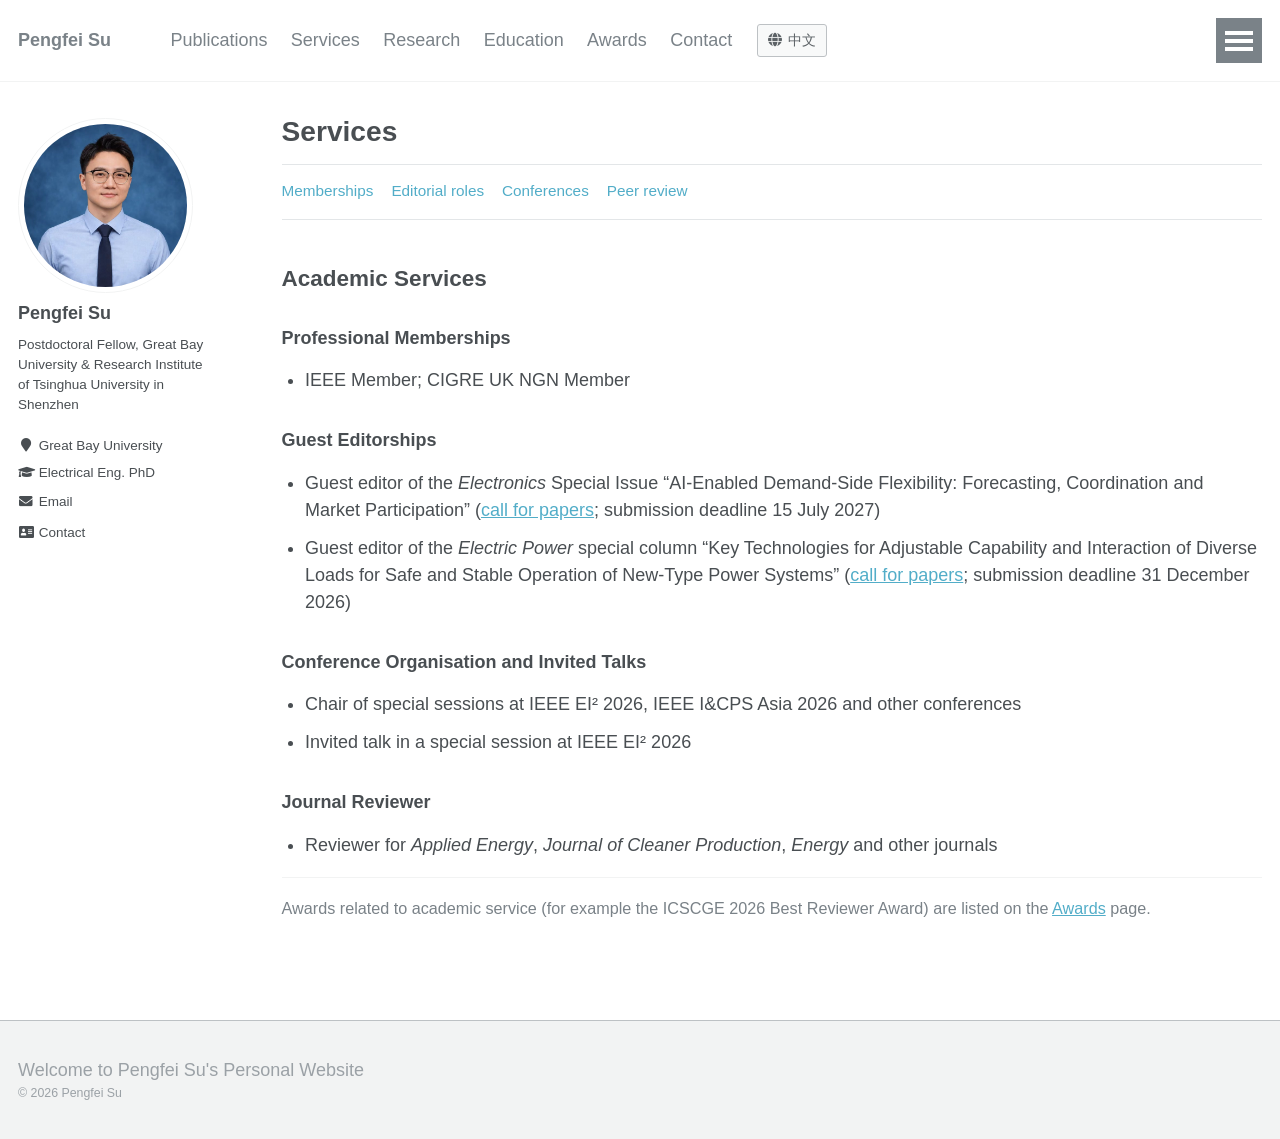
<file: en/services/index.html>
<!doctype html>
<html lang="en" class="no-js">
<head>
<meta charset="utf-8">
<link rel="alternate" hreflang="zh-CN" href="https://pengfeisu6.github.io/services/">
<link rel="alternate" hreflang="en" href="https://pengfeisu6.github.io/en/services/">
<link rel="alternate" hreflang="x-default" href="https://pengfeisu6.github.io/">
<title>Services - Pengfei Su</title>
<meta name="description" content="Pengfei Su is a Postdoctoral Fellow at Great Bay University and the Research Institute of Tsinghua University in Shenzhen. His research covers industrial load flexibility, steelmaking process scheduling, hybrid energy storage and demand response, and multi-energy system coordination.">
<meta property="og:site_name" content="Pengfei Su">
<meta property="og:title" content="Services - Pengfei Su">
<meta property="og:description" content="Pengfei Su is a Postdoctoral Fellow at Great Bay University and the Research Institute of Tsinghua University in Shenzhen. His research covers industrial load flexibility, steelmaking process scheduling, hybrid energy storage and demand response, and multi-energy system coordination.">
<meta name="viewport" content="width=device-width, initial-scale=1.0">
<meta http-equiv="cleartype" content="on">
<script>document.documentElement.className = document.documentElement.className.replace(/\bno-js\b/g, '') + ' js ';</script>
<link rel="stylesheet" href="../../assets/css/main.css">
<link rel="stylesheet" href="../../assets/css/custom.css">
</head>
<body data-home="../index.html">
<a class="skip-link" href="#content">Skip to content</a>
<!-- academicpages layout: masthead (real page links) + #main (sticky sidebar + archive) + page__footer
     Shared identity fields live in data/profile.js (SITE_PROFILE_EN). -->
<div class="masthead">
  <div class="masthead__inner-wrap">
    <div class="masthead__menu">
      <nav id="site-nav" class="greedy-nav">
        <button aria-label="Navigation menu"><div class="navicon"></div></button>
        <ul class="visible-links">
          <li class="masthead__menu-item masthead__menu-item--lg"><a href="../index.html" data-field="name">Pengfei Su</a></li>
          <li class="masthead__menu-item"><a href="../publications/index.html">Publications</a></li>
          <li class="masthead__menu-item"><a href="../services/index.html">Services</a></li>
          <li class="masthead__menu-item"><a href="../research/index.html">Research</a></li>
          <li class="masthead__menu-item"><a href="../education/index.html">Education</a></li>
          <li class="masthead__menu-item"><a href="../awards/index.html">Awards</a></li>
          <li class="masthead__menu-item"><a href="../contact/index.html">Contact</a></li>
          <li class="masthead__menu-item masthead__menu-item--lang"><a class="lang-btn" href="../../services/index.html" lang="zh-CN" hreflang="zh-CN" aria-label="Switch to Chinese" title="Switch to Chinese"><i class="fas fa-globe" aria-hidden="true"></i><span>中文</span></a></li>
        </ul>
        <ul class="hidden-links hidden">
          <li class="masthead__menu-item nav-clone"><a href="../index.html" data-field="name">Pengfei Su</a></li>
          <li class="masthead__menu-item nav-clone"><a href="../publications/index.html">Publications</a></li>
          <li class="masthead__menu-item nav-clone"><a href="../services/index.html">Services</a></li>
          <li class="masthead__menu-item nav-clone"><a href="../research/index.html">Research</a></li>
          <li class="masthead__menu-item nav-clone"><a href="../education/index.html">Education</a></li>
          <li class="masthead__menu-item nav-clone"><a href="../awards/index.html">Awards</a></li>
          <li class="masthead__menu-item nav-clone"><a href="../contact/index.html">Contact</a></li>
          <li class="masthead__menu-item nav-clone masthead__menu-item--lang"><a class="lang-btn" href="../../services/index.html" lang="zh-CN" hreflang="zh-CN" aria-label="Switch to Chinese" title="Switch to Chinese"><i class="fas fa-globe" aria-hidden="true"></i><span>中文</span></a></li>
        </ul>
      </nav>
    </div>
  </div>
</div>
<div id="main" role="main">
<div class="sidebar sticky">
  <div itemscope itemtype="http://schema.org/Person">
    <div class="author__avatar">
      <img src="../../assets/images/profile.jpg" class="author__avatar" alt="Portrait of Pengfei Su">
    </div>
    <div class="author__content">
      <h3 class="author__name" data-field="name">Pengfei Su</h3>
      <p class="author__bio" data-field="bio">Postdoctoral Fellow, Great Bay University &amp; Research Institute of Tsinghua University in Shenzhen</p>
    </div>
    <div class="author__urls-wrapper">
      <button class="btn btn--inverse">Follow</button>
      <ul class="author__urls social-icons">
        <li><i class="fas fa-fw fa-map-marker" aria-hidden="true"></i> Great Bay University</li>
        <li><i class="fas fa-fw fa-graduation-cap" aria-hidden="true"></i> Electrical Eng. PhD</li>
        <li><a href="mailto:aca_spf@163.com" data-href="emailHref"><i class="fas fa-fw fa-envelope" aria-hidden="true"></i> Email</a></li>
        <li><a href="../contact/index.html"><i class="fas fa-fw fa-address-card" aria-hidden="true"></i> Contact</a></li>
      </ul>
    </div>
  </div>
</div>
<div class="archive organized-page" id="content" tabindex="-1">
  <h1 class="page__title">Services</h1>
  <nav class="section-nav" aria-label="On this page"><a href="#memberships">Memberships</a><a href="#editorial">Editorial roles</a><a href="#conferences">Conferences</a><a href="#reviewing">Peer review</a></nav>
  <h2 id="academic-services">Academic Services</h2>
  <h3 id="memberships">Professional Memberships</h3>
  <ul class="plain-list">
    <li>IEEE Member; CIGRE UK NGN Member</li>
  </ul>
  <h3 id="editorial">Guest Editorships</h3>
  <ul class="plain-list">
    <li>Guest editor of the <em>Electronics</em> Special Issue &ldquo;AI-Enabled Demand-Side Flexibility: Forecasting, Coordination and Market Participation&rdquo; (<a href="https://www.mdpi.com/journal/electronics/special_issues/10xf9x2i27" target="_blank" rel="noopener">call for papers</a>; submission deadline 15 July 2027)</li>
    <li>Guest editor of the <em>Electric Power</em> special column &ldquo;Key Technologies for Adjustable Capability and Interaction of Diverse Loads for Safe and Stable Operation of New-Type Power Systems&rdquo; (<a href="https://www.electricpower.com.cn/news/368" target="_blank" rel="noopener">call for papers</a>; submission deadline 31 December 2026)</li>
  </ul>
  <h3 id="conferences">Conference Organisation and Invited Talks</h3>
  <ul class="plain-list">
    <li>Chair of special sessions at IEEE EI&sup2; 2026, IEEE I&amp;CPS Asia 2026 and other conferences</li>
    <li>Invited talk in a special session at IEEE EI&sup2; 2026</li>
  </ul>
  <h3 id="reviewing">Journal Reviewer</h3>
  <ul class="plain-list">
    <li>Reviewer for <em>Applied Energy</em>, <em>Journal of Cleaner Production</em>, <em>Energy</em> and other journals</li>
  </ul>
  <hr />
  <p class="page-note">Awards related to academic service (for example the ICSCGE 2026 Best Reviewer Award) are listed on the <a href="../awards/index.html">Awards</a> page.</p>
</div>
</div>
<div class="page__footer">
  <footer>
    <a href="../index.html" data-href="home" data-field="footerText">Welcome to Pengfei Su's Personal Website</a>
    <div class="page__footer-copyright" data-field="copyrightText">&copy; 2026 Pengfei Su</div>
  </footer>
</div>
<script src="../../data/profile.js"></script>
<script src="../../assets/js/site.js"></script>
<script src="../../assets/js/main.min.js"></script>
</body>
</html>
</file>
<file: assets/css/main.css>
a:focus{outline:thin dotted #f89406;outline:5px auto #f89406;outline-offset:-2px}*,*:before,*:after{-moz-box-sizing:border-box;-webkit-box-sizing:border-box;box-sizing:border-box}html{box-sizing:border-box;background-color:#fff;font-size:16px;-webkit-text-size-adjust:100%;-ms-text-size-adjust:100%}@media (min-width: 48em){html{font-size:18px}}body{margin:0}::-moz-selection{color:#fff;background:#000}::selection{color:#fff;background:#000}article,aside,details,figcaption,figure,footer,header,hgroup,main,nav,section{display:block}audio,canvas,video{display:inline-block;*display:inline;*zoom:1}audio:not([controls]){display:none}a{color:#52adc8}a:hover,a:active{outline:0}sub,sup{position:relative;font-size:75%;line-height:0;vertical-align:baseline}sup{top:-0.5em}sub{bottom:-0.25em}img{max-width:100%;width:auto\9;height:auto;vertical-align:middle;border:0;-ms-interpolation-mode:bicubic}#map_canvas img,.google-maps img{max-width:none}button,input,select,textarea{margin:0;font-size:100%;vertical-align:middle}button,input{*overflow:visible;line-height:normal}button::-moz-focus-inner,input::-moz-focus-inner{padding:0;border:0}button,html input[type="button"],input[type="reset"],input[type="submit"]{-webkit-appearance:button;cursor:pointer}label,select,button,input[type="button"],input[type="reset"],input[type="submit"],input[type="radio"],input[type="checkbox"]{cursor:pointer}input[type="search"]{box-sizing:content-box;-webkit-appearance:textfield}input[type="search"]::-webkit-search-decoration,input[type="search"]::-webkit-search-cancel-button{-webkit-appearance:none}textarea{overflow:auto;vertical-align:top}html{position:relative;min-height:100%}body{margin:0;padding:0;padding-bottom:9em;color:#494e52;font-family:-apple-system,".SFNSText-Regular","San Francisco","Roboto","Segoe UI","Helvetica Neue","Lucida Grande",Arial,sans-serif;line-height:1.5}body.overflow--hidden{overflow:hidden}h1,h2,h3,h4,h5,h6{margin:2em 0 0.5em;line-height:1.2;font-family:-apple-system,".SFNSText-Regular","San Francisco","Roboto","Segoe UI","Helvetica Neue","Lucida Grande",Arial,sans-serif;font-weight:bold}h1{margin-top:0;font-size:1.563em}h2{font-size:1.25em}h3{font-size:1em}h4{font-size:.75em}h5{font-size:.75em}h6{font-size:.75em}small,.small{font-size:.75em}p{margin-bottom:1.3em}u,ins{text-decoration:none;border-bottom:1px solid #494e52}u a,ins a{color:inherit}del a{color:inherit}p,pre,blockquote,ul,ol,dl,figure,table,fieldset{orphans:3;widows:3}abbr[title],abbr[data-original-title]{text-decoration:none;cursor:help;border-bottom:1px dotted #494e52}blockquote{margin:2em 1em 2em 0;padding-left:1em;padding-right:1em;font-style:italic;border-left:0.25em solid #7a8288}blockquote cite{font-style:italic}blockquote cite:before{content:"\2014";padding-right:5px}a:hover,a:active{outline:0}tt,code,kbd,samp,pre{font-family:Monaco,Consolas,"Lucida Console",monospace}pre{overflow-x:auto}p>code,a>code,li>code,figcaption>code,td>code{padding-top:0.1rem;padding-bottom:0.1rem;font-size:.75em;background:#fafafa;border:1px solid #f2f3f3;border-radius:4px;box-shadow:0 1px 1px rgba(0,0,0,0.125)}p>code:before,p>code:after,a>code:before,a>code:after,li>code:before,li>code:after,figcaption>code:before,figcaption>code:after,td>code:before,td>code:after{letter-spacing:-0.2em;content:"\00a0"}hr{display:block;margin:1em 0;border:0;border-top:1px solid #f2f3f3}ul li,ol li{margin-bottom:0.5em}li ul,li ol{margin-top:0.5em}figure{display:-webkit-box;display:flex;-webkit-box-pack:justify;justify-content:space-between;-webkit-box-align:start;align-items:flex-start;flex-wrap:wrap;margin:2em 0}figure img,figure iframe,figure .fluid-width-video-wrapper{margin-bottom:1em}figure img{width:100%;border-radius:4px;-webkit-transition:all 0.2s ease-in-out;transition:all 0.2s ease-in-out}figure>a{display:block}@media (min-width: 37.5em){figure.half>a,figure.half>img{width:calc(50% - 0.5em)}}figure.half figcaption{width:100%}@media (min-width: 37.5em){figure.third>a,figure.third>img{width:calc(33.3333% - 0.5em)}}figure.third figcaption{width:100%}figcaption{margin-bottom:0.5em;color:#777a7d;font-family:Georgia,Times,serif;font-size:.75em}figcaption a{color:inherit;text-decoration:none;border-bottom:1px solid #bdc1c4;-webkit-transition:all 0.2s ease-in-out;transition:all 0.2s ease-in-out}figcaption a:hover{color:#000;border-bottom-color:#000}svg:not(:root){overflow:hidden}nav ul{margin:0;padding:0}nav li{list-style:none}nav a{text-decoration:none}nav ul li,nav ol li{margin-bottom:0}nav li ul,nav li ol{margin-top:0}b,i,strong,em,blockquote,p,q,span,figure,img,h1,h2,header,input,a,tr,td,form button,input[type="submit"],.btn,#goog-wm-sb,.highlight,.archive__item-teaser{-webkit-transition:all 0.2s ease-in-out;transition:all 0.2s ease-in-out}.hidden{display:none;visibility:hidden}.load{display:none}.transparent{opacity:0}.visually-hidden,.screen-reader-text,.screen-reader-text span,.screen-reader-shortcut{position:absolute !important;clip:rect(1px, 1px, 1px, 1px);height:1px !important;width:1px !important;border:0 !important;overflow:hidden}body:hover .visually-hidden a,body:hover .visually-hidden input,body:hover .visually-hidden button{display:none !important}.screen-reader-text:focus,.screen-reader-shortcut:focus{clip:auto !important;height:auto !important;width:auto !important;display:block;font-size:1em;font-weight:bold;padding:15px 23px 14px;background:#fff;z-index:100000;text-decoration:none;box-shadow:0 0 2px 2px rgba(0,0,0,0.6)}.skip-link{position:fixed;z-index:20;margin:0;font-family:-apple-system,".SFNSText-Regular","San Francisco","Roboto","Segoe UI","Helvetica Neue","Lucida Grande",Arial,sans-serif;white-space:nowrap}.skip-link li{height:0;width:0;list-style:none}.text-left{text-align:left}.text-center{text-align:center}.text-right{text-align:right}.text-justify{text-align:justify}.text-nowrap{white-space:nowrap}.cf{clear:both}.wrapper{max-width:925px;margin-left:auto;margin-right:auto}.wrapper:after{content:" ";display:block;clear:both}.align-left{display:block;margin-left:auto;margin-right:auto}@media (min-width: 37.5em){.align-left{float:left;margin-right:1em}}.align-right{display:block;margin-left:auto;margin-right:auto}@media (min-width: 37.5em){.align-right{float:right;margin-left:1em}}.align-center{display:block;margin-left:auto;margin-right:auto}@media (min-width: 57.8125em){.full{margin-right:-19.4915254237% !important}}.icon{display:inline-block;fill:currentColor;width:1em;height:1.1em;line-height:1;position:relative;top:-0.1em;vertical-align:middle}.social-icons .fa{color:#000}.social-icons .fa-behance,.social-icons .fa-behance-square{color:#1769FF}.social-icons .fa-dribbble{color:#ea4c89}.social-icons .fa-facebook,.social-icons .fa-facebook-square{color:#3b5998}.social-icons .fa-flickr{color:#ff0084}.social-icons .fa-foursquare{color:#0072b1}.social-icons .fa-github,.social-icons .fa-github-alt,.social-icons .fa-github-square{color:#171516}.social-icons .fa-google-plus,.social-icons .fa-google-plus-square{color:#dd4b39}.social-icons .fa-instagram{color:#517fa4}.social-icons .fa-lastfm,.social-icons .fa-lastfm-square{color:#d51007}.social-icons .fa-linkedin,.social-icons .fa-linkedin-square{color:#007bb6}.social-icons .fa-pinterest,.social-icons .fa-pinterest-p,.social-icons .fa-pinterest-square{color:#cb2027}.social-icons .fa-rss,.social-icons .fa-rss-square{color:#fa9b39}.social-icons .fa-soundcloud{color:#f30}.social-icons .fa-stack-exchange,.social-icons .fa-stack-overflow{color:#fe7a15}.social-icons .fa-tumblr,.social-icons .fa-tumblr-square{color:#32506d}.social-icons .fa-twitter,.social-icons .fa-twitter-square{color:#55acee}.social-icons .fa-vimeo,.social-icons .fa-vimeo-square{color:#1ab7ea}.social-icons .fa-vine{color:#00bf8f}.social-icons .fa-youtube,.social-icons .fa-youtube-square,.social-icons .fa-youtube-play{color:#b00}.social-icons .fa-xing,.social-icons .fa-xing-square{color:#006567}.navicon{position:relative;width:28px;height:4px;background:#fff;margin:auto;-webkit-transition:0.3s;transition:0.3s}.navicon:before,.navicon:after{content:"";position:absolute;left:0;width:28px;height:4px;background:#fff;-webkit-transition:0.3s;transition:0.3s}.navicon:before{top:-8px}.navicon:after{bottom:-8px}.close .navicon{background:transparent}.close .navicon:before,.close .navicon:after{-webkit-transform-origin:50% 50%;-ms-transform-origin:50% 50%;transform-origin:50% 50%;top:0;width:28px}.close .navicon:before{-webkit-transform:rotate3d(0, 0, 1, 45deg);transform:rotate3d(0, 0, 1, 45deg)}.close .navicon:after{-webkit-transform:rotate3d(0, 0, 1, -45deg);transform:rotate3d(0, 0, 1, -45deg)}@media (min-width: 57.8125em){.sticky{clear:both;position:-webkit-sticky;position:sticky;top:2em}.sticky::after{clear:both;content:"";display:table}.sticky>*{display:block}}.well{min-height:20px;padding:19px;margin-bottom:20px;background-color:#f5f5f5;border:1px solid #e3e3e3;border-radius:4px;box-shadow:inset 0 1px 1px rgba(0,0,0,0.05)}.show-modal{overflow:hidden;position:relative}.show-modal:before{position:absolute;content:"";top:0;left:0;width:100%;height:100%;z-index:999;background-color:rgba(255,255,255,0.85)}.show-modal .modal{display:block}.modal{display:none;position:fixed;width:300px;top:50%;left:50%;margin-left:-150px;margin-top:-150px;min-height:0;z-index:9999;background:#fff;border:1px solid #f2f3f3;border-radius:4px;box-shadow:0 1px 1px rgba(0,0,0,0.125)}.modal__title{margin:0;padding:0.5em 1em}.modal__supporting-text{padding:0 1em 0.5em 1em}.modal__actions{padding:0.5em 1em;border-top:1px solid #f2f3f3}.footnote{color:#9ba1a6;text-decoration:none}.footnotes{color:#9ba1a6}.footnotes ol,.footnotes li,.footnotes p{margin-bottom:0;font-size:.75em}a.reversefootnote{color:#7a8288;text-decoration:none}a.reversefootnote:hover{text-decoration:underline}.required{color:#ee5f5b;font-weight:bold}@-webkit-keyframes intro{0%{opacity:0}100%{opacity:1}}@keyframes intro{0%{opacity:0}100%{opacity:1}}table{margin-bottom:1em;width:100%;font-family:-apple-system,".SFNSText-Regular","San Francisco","Roboto","Segoe UI","Helvetica Neue","Lucida Grande",Arial,sans-serif;font-size:.75em;border-collapse:collapse;border:1px solid #bdc1c4}table+table{margin-top:1em}thead{background-color:#f2f3f3;border-bottom:1px solid #bdc1c4}th{padding:0.5em;font-weight:bold;text-align:left;border-right:1px solid #bdc1c4}td{padding:0.5em;border-bottom:1px solid #bdc1c4;border-right:1px solid #bdc1c4}tr,td,th{vertical-align:middle}.btn,#goog-wm-sb{display:inline-block;margin-bottom:0.25em;padding:0.5em 1em;color:#fff !important;font-family:-apple-system,".SFNSText-Regular","San Francisco","Roboto","Segoe UI","Helvetica Neue","Lucida Grande",Arial,sans-serif;font-size:.75em;font-weight:bold;text-align:center;text-decoration:none;background-color:#7a8288;border:0 !important;border-radius:4px;cursor:pointer}.btn:hover,#goog-wm-sb:hover{background-color:#333}.btn .icon,#goog-wm-sb .icon{margin-right:0.5em}.btn .icon+.hidden,#goog-wm-sb .icon+.hidden{margin-left:-0.5em}.btn--block{display:block;width:100%}.btn--block+.btn--block{margin-top:0.25em}.btn--inverse{color:#7a8288 !important;border:1px solid #bdc1c4 !important;background-color:#fff}.btn--inverse:hover{color:#fff !important;border-color:#7a8288}.btn--light-outline{border:1px solid #fff !important;background-color:transparent}.btn--info{background-color:#52adc8}.btn--info:hover{background-color:#428aa0}.btn--warning{background-color:#f89406}.btn--warning:hover{background-color:#c67605}.btn--success{background-color:#62c462}.btn--success:hover{background-color:#4e9d4e}.btn--danger{background-color:#ee5f5b}.btn--danger:hover{background-color:#be4c49}.btn--disabled{pointer-events:none;cursor:not-allowed;filter:alpha(opacity=65);box-shadow:none;opacity:0.65}.btn--facebook{background-color:#3b5998}.btn--facebook:hover{background-color:#2f477a}.btn--twitter{background-color:#55acee}.btn--twitter:hover{background-color:#448abe}.btn--google-plus{background-color:#dd4b39}.btn--google-plus:hover{background-color:#b13c2e}.btn--linkedin{background-color:#007bb6}.btn--linkedin:hover{background-color:#006292}.btn--x-large{font-size:1.25em}.btn--large{font-size:1em}.btn--small{font-size:.6875em}.notice{margin:2em 0 !important;padding:1em;font-family:-apple-system,".SFNSText-Regular","San Francisco","Roboto","Segoe UI","Helvetica Neue","Lucida Grande",Arial,sans-serif;font-size:.75em !important;text-indent:initial;background-color:#f8f9f9;border-radius:4px;box-shadow:0 1px 1px rgba(189,193,196,0.25)}.notice h4{margin-top:0 !important;margin-bottom:0.75em}.page__content .notice h4{margin-bottom:0;font-size:1em}.notice p:last-child{margin-bottom:0 !important}.notice h4+p{margin-top:0;padding-top:0}.notice a{color:#bdc1c4}.notice a:hover{color:#717476}.notice code{background-color:#fcfcfc}.notice ul:last-child{margin-bottom:0}.notice--primary{margin:2em 0 !important;padding:1em;font-family:-apple-system,".SFNSText-Regular","San Francisco","Roboto","Segoe UI","Helvetica Neue","Lucida Grande",Arial,sans-serif;font-size:.75em !important;text-indent:initial;background-color:#f2f3f3;border-radius:4px;box-shadow:0 1px 1px rgba(122,130,136,0.25)}.notice--primary h4{margin-top:0 !important;margin-bottom:0.75em}.page__content .notice--primary h4{margin-bottom:0;font-size:1em}.notice--primary p:last-child{margin-bottom:0 !important}.notice--primary h4+p{margin-top:0;padding-top:0}.notice--primary a{color:#7a8288}.notice--primary a:hover{color:#494e52}.notice--primary code{background-color:#f8f9f9}.notice--primary ul:last-child{margin-bottom:0}.notice--info{margin:2em 0 !important;padding:1em;font-family:-apple-system,".SFNSText-Regular","San Francisco","Roboto","Segoe UI","Helvetica Neue","Lucida Grande",Arial,sans-serif;font-size:.75em !important;text-indent:initial;background-color:#eef7fa;border-radius:4px;box-shadow:0 1px 1px rgba(82,173,200,0.25)}.notice--info h4{margin-top:0 !important;margin-bottom:0.75em}.page__content .notice--info h4{margin-bottom:0;font-size:1em}.notice--info p:last-child{margin-bottom:0 !important}.notice--info h4+p{margin-top:0;padding-top:0}.notice--info a{color:#52adc8}.notice--info a:hover{color:#316878}.notice--info code{background-color:#f6fbfc}.notice--info ul:last-child{margin-bottom:0}.notice--warning{margin:2em 0 !important;padding:1em;font-family:-apple-system,".SFNSText-Regular","San Francisco","Roboto","Segoe UI","Helvetica Neue","Lucida Grande",Arial,sans-serif;font-size:.75em !important;text-indent:initial;background-color:#fef4e6;border-radius:4px;box-shadow:0 1px 1px rgba(248,148,6,0.25)}.notice--warning h4{margin-top:0 !important;margin-bottom:0.75em}.page__content .notice--warning h4{margin-bottom:0;font-size:1em}.notice--warning p:last-child{margin-bottom:0 !important}.notice--warning h4+p{margin-top:0;padding-top:0}.notice--warning a{color:#f89406}.notice--warning a:hover{color:#955904}.notice--warning code{background-color:#fffaf3}.notice--warning ul:last-child{margin-bottom:0}.notice--success{margin:2em 0 !important;padding:1em;font-family:-apple-system,".SFNSText-Regular","San Francisco","Roboto","Segoe UI","Helvetica Neue","Lucida Grande",Arial,sans-serif;font-size:.75em !important;text-indent:initial;background-color:#eff9ef;border-radius:4px;box-shadow:0 1px 1px rgba(98,196,98,0.25)}.notice--success h4{margin-top:0 !important;margin-bottom:0.75em}.page__content .notice--success h4{margin-bottom:0;font-size:1em}.notice--success p:last-child{margin-bottom:0 !important}.notice--success h4+p{margin-top:0;padding-top:0}.notice--success a{color:#62c462}.notice--success a:hover{color:#3b763b}.notice--success code{background-color:#f7fcf7}.notice--success ul:last-child{margin-bottom:0}.notice--danger{margin:2em 0 !important;padding:1em;font-family:-apple-system,".SFNSText-Regular","San Francisco","Roboto","Segoe UI","Helvetica Neue","Lucida Grande",Arial,sans-serif;font-size:.75em !important;text-indent:initial;background-color:#fdefef;border-radius:4px;box-shadow:0 1px 1px rgba(238,95,91,0.25)}.notice--danger h4{margin-top:0 !important;margin-bottom:0.75em}.page__content .notice--danger h4{margin-bottom:0;font-size:1em}.notice--danger p:last-child{margin-bottom:0 !important}.notice--danger h4+p{margin-top:0;padding-top:0}.notice--danger a{color:#ee5f5b}.notice--danger a:hover{color:#8f3937}.notice--danger code{background-color:#fef7f7}.notice--danger ul:last-child{margin-bottom:0}.masthead{position:relative;border-bottom:1px solid #f2f3f3;-webkit-animation:intro 0.3s both;animation:intro 0.3s both;-webkit-animation-delay:0.15s;animation-delay:0.15s;z-index:20}.masthead__inner-wrap{max-width:925px;margin-left:auto;margin-right:auto;clear:both;padding:1em 1em 1em;font-family:-apple-system,".SFNSText-Regular","San Francisco","Roboto","Segoe UI","Helvetica Neue","Lucida Grande",Arial,sans-serif}.masthead__inner-wrap:after{content:" ";display:block;clear:both}.masthead__inner-wrap::after{clear:both;content:"";display:table}@media (min-width: 80em){.masthead__inner-wrap{max-width:1280px}}.masthead__inner-wrap nav{z-index:10}.masthead__inner-wrap a{text-decoration:none}.masthead__menu ul{margin:0;padding:0;clear:both;list-style-type:none}.masthead__menu-item{display:block;list-style-type:none;white-space:nowrap}.masthead__menu-item--lg{padding-right:2em;font-weight:700}.breadcrumbs{max-width:925px;margin-left:auto;margin-right:auto;clear:both;margin-top:0;margin-bottom:0;padding-left:2em;padding-right:2em;font-family:-apple-system,".SFNSText-Regular","San Francisco","Roboto","Segoe UI","Helvetica Neue","Lucida Grande",Arial,sans-serif;-webkit-animation:intro 0.3s both;animation:intro 0.3s both;-webkit-animation-delay:0.30s;animation-delay:0.30s}.breadcrumbs:after{content:" ";display:block;clear:both}.breadcrumbs::after{clear:both;content:"";display:table}@media (min-width: 57.8125em){.breadcrumbs{padding-left:1em;padding-right:1em}}@media (min-width: 80em){.breadcrumbs{max-width:1280px}}.breadcrumbs ol{padding:0;list-style:none;font-size:.75em}@media (min-width: 57.8125em){.breadcrumbs ol{width:83.0508474576%;float:right;margin-right:0}}@media (min-width: 80em){.breadcrumbs ol{padding-left:4.2372881356%}}.breadcrumbs li{display:inline}.breadcrumbs .current{font-weight:bold}.pagination{clear:both;width:100%;float:left;margin-left:0;margin-right:0;clear:both;margin-top:1em;padding-top:1em}.pagination::after{clear:both;content:"";display:table}.pagination ul{margin:0;padding:0;list-style-type:none;font-family:-apple-system,".SFNSText-Regular","San Francisco","Roboto","Segoe UI","Helvetica Neue","Lucida Grande",Arial,sans-serif}.pagination li{display:block;float:left;margin-left:-1px}.pagination li a{margin-bottom:0.25em;padding:0.5em 1em;font-family:-apple-system,".SFNSText-Regular","San Francisco","Roboto","Segoe UI","Helvetica Neue","Lucida Grande",Arial,sans-serif;font-size:14px;font-weight:bold;line-height:1.5;text-align:center;text-decoration:none;color:#9ba1a6;border:1px solid #bdc1c4;border-radius:0}.pagination li a:hover{color:#3e8296}.pagination li a.current{color:#fff;background:#7a8288}.pagination li a.disabled{color:#dee0e1;pointer-events:none;cursor:not-allowed}.pagination li:first-child{margin-left:0}.pagination li:first-child a{border-top-left-radius:4px;border-bottom-left-radius:4px}.pagination li:last-child a{border-top-right-radius:4px;border-bottom-right-radius:4px}.pagination--pager{display:block;padding:1em 2em;float:left;width:50%;font-family:-apple-system,".SFNSText-Regular","San Francisco","Roboto","Segoe UI","Helvetica Neue","Lucida Grande",Arial,sans-serif;font-size:1em;font-weight:bold;text-align:center;text-decoration:none;color:#bdc1c4;border:1px solid #bdc1c4;border-radius:4px}.pagination--pager:hover{color:#3e8296}.pagination--pager:first-child{border-top-right-radius:0;border-bottom-right-radius:0}.pagination--pager:last-child{margin-left:-1px;border-top-left-radius:0;border-bottom-left-radius:0}.pagination--pager.disabled{color:#dee0e1;pointer-events:none;cursor:not-allowed}.page__content+.pagination,.page__meta+.pagination,.comment__date+.pagination,.page__share+.pagination,.page__comments+.pagination{margin-top:2em;padding-top:2em;border-top:1px solid #f2f3f3}.greedy-nav{position:relative;min-width:250px;background:#fff}.greedy-nav a{display:block;margin:0 1rem;padding:0.5rem 0;color:#7a8288;text-decoration:none}.greedy-nav a:hover{color:#5c6266}.greedy-nav button{position:absolute;height:100%;right:0;padding:0 0.5rem;border:0;outline:none;background-color:#7a8288;color:#fff;cursor:pointer}.greedy-nav .visible-links{display:table}.greedy-nav .visible-links li{display:table-cell;vertical-align:middle}.greedy-nav .visible-links li:first-child{font-weight:bold}.greedy-nav .visible-links li:first-child a{margin-left:0}.greedy-nav .visible-links li:last-child a{margin-right:0}.greedy-nav .visible-links a{position:relative}.greedy-nav .visible-links a:before{content:"";position:absolute;left:0;bottom:0;height:4px;background:#bdc1c4;width:100%;-webkit-transition:all 0.2s ease-in-out;transition:all 0.2s ease-in-out;-webkit-transform:scaleX(0);-ms-transform:scaleX(0);transform:scaleX(0)}.greedy-nav .visible-links a:hover:before{-webkit-transform:scaleX(1);-ms-transform:scaleX(1);transform:scaleX(1)}.greedy-nav .hidden-links{position:absolute;top:100%;right:0;margin-top:15px;padding:5px;border:1px solid #f2f3f3;border-radius:4px;background:#fff;box-shadow:0 0 10px rgba(0,0,0,0.25)}.greedy-nav .hidden-links a{margin:0;padding:10px 20px;font-size:1em}.greedy-nav .hidden-links a:hover{color:#5c6266;background:#dee0e1}.greedy-nav .hidden-links:before{content:"";position:absolute;top:-11px;right:10px;width:0;border-style:solid;border-width:0 10px 10px;border-color:#f2f3f3 transparent;display:block;z-index:0}.greedy-nav .hidden-links:after{content:"";position:absolute;top:-10px;right:10px;width:0;border-style:solid;border-width:0 10px 10px;border-color:#fff transparent;display:block;z-index:1}.greedy-nav .hidden-links li{display:block;border-bottom:1px solid #f2f3f3}.greedy-nav .hidden-links li:last-child{border-bottom:none}.nav__list{font-size:1.25rem}.nav__list ul{margin-bottom:1em}.nav__list a{display:block;padding:0.125em 0;color:inherit}.nav__list a:hover{text-decoration:underline}.nav__list .active{margin-left:-0.5em;padding-left:0.5em;padding-right:0.5em;color:#fff;font-weight:bold;background:#7a8288;border-radius:4px}.nav__list .active:hover{color:#fff}.nav__title{margin:0;padding:0.5rem 1rem;font-family:-apple-system,".SFNSText-Regular","San Francisco","Roboto","Segoe UI","Helvetica Neue","Lucida Grande",Arial,sans-serif;font-size:1em;font-weight:bold}.nav__sub-title{display:block;margin:0.5rem 0;padding:0.5rem 0;font-family:-apple-system,".SFNSText-Regular","San Francisco","Roboto","Segoe UI","Helvetica Neue","Lucida Grande",Arial,sans-serif;font-size:.75em;font-weight:bold;text-transform:uppercase;border-bottom:1px solid #f2f3f3}.toc{font-family:-apple-system,".SFNSText-Regular","San Francisco","Roboto","Segoe UI","Helvetica Neue","Lucida Grande",Arial,sans-serif;color:#7a8288;text-transform:uppercase;letter-spacing:1px;background-color:#fff;border:1px solid #f2f3f3;border-radius:4px;box-shadow:0 1px 1px rgba(0,0,0,0.125)}.toc .nav__title{color:#fff;font-size:.75em;background:#7a8288;border-top-left-radius:4px;border-top-right-radius:4px}.toc__menu{margin:0;padding:0;width:100%;list-style:none;font-size:0.8rem}.toc__menu a{display:block;padding:0.5rem 1rem;color:#7a8288;font-size:.6875em;font-weight:bold;line-height:1.5;border-bottom:1px solid #f2f3f3}.toc__menu a:hover{color:#000;background:#f2f3f3}.toc__menu>li:last-child a{border-bottom:none}.toc__menu li ul>li a{padding-left:2rem;font-weight:normal}.toc__menu li>ul li{display:none}@media (min-width: 48em){.toc__menu li>ul li{display:block}}.page__footer{clear:both;float:left;margin-left:0;margin-right:0;width:100%;clear:both;position:absolute;bottom:0em;height:auto;margin-top:3em;color:#9ba1a6;-webkit-animation:intro 0.3s both;animation:intro 0.3s both;-webkit-animation-delay:0.45s;animation-delay:0.45s;background-color:#f2f3f3;border-top:1px solid #bdc1c4}.page__footer::after{clear:both;content:"";display:table}.page__footer footer{clear:both;margin-left:auto;margin-right:auto;margin-top:2em;max-width:100%;padding:0 1em 2em}.page__footer footer::after{clear:both;content:"";display:table}@media (min-width: 80em){.page__footer footer{max-width:1280px}}.page__footer a{color:inherit;text-decoration:none}.page__footer a:hover{text-decoration:underline}.page__footer .fas,.page__footer .fab,.page__footer .far,.page__footer .fal{color:#9ba1a6}.page__footer-copyright{font-family:-apple-system,".SFNSText-Regular","San Francisco","Roboto","Segoe UI","Helvetica Neue","Lucida Grande",Arial,sans-serif;font-size:.6875em}.page__footer-follow ul{margin:0;padding:0;list-style-type:none}.page__footer-follow li{display:inline-block;padding-top:5px;padding-bottom:5px;font-family:-apple-system,".SFNSText-Regular","San Francisco","Roboto","Segoe UI","Helvetica Neue","Lucida Grande",Arial,sans-serif;font-size:.75em;text-transform:uppercase}.page__footer-follow li+li:before{content:"";padding-right:5px}.page__footer-follow a{padding-right:10px;font-weight:bold}.page__footer-follow .social-icons a{white-space:nowrap}div.highlighter-rouge,figure.highlight{position:relative;margin-bottom:1em;padding:1em;border:1px solid #f2f3f3;border-radius:4px;background-color:#fafafa;box-shadow:0 1px 1px rgba(0,0,0,0.125)}div.highlighter-rouge:before,figure.highlight:before{position:absolute;top:0;right:0;padding:0.5em;background-color:#f2f3f3;content:"\f121";font-family:"fontawesome" !important;font-size:.75em;line-height:1;text-transform:none;speak:none}div.highlighter-rouge .highlight,figure.highlight .highlight{margin:0;font-family:Monaco,Consolas,"Lucida Console",monospace;font-size:.6875em;line-height:1.8}.highlight table td{padding:5px}.highlight table pre{margin:0}.highlight .c{color:#93a1a1}.highlight .err{color:#586e75}.highlight .g{color:#586e75}.highlight .k{color:#859900}.highlight .l{color:#586e75}.highlight .n{color:#586e75}.highlight .o{color:#859900}.highlight .x{color:#cb4b16}.highlight .p{color:#586e75}.highlight .cm{color:#93a1a1}.highlight .cp{color:#859900}.highlight .c1{color:#93a1a1}.highlight .cs{color:#859900}.highlight .gd{color:#2aa198}.highlight .ge{color:#586e75;font-style:italic}.highlight .gr{color:#dc322f}.highlight .gh{color:#cb4b16}.highlight .gi{color:#859900}.highlight .go{color:#586e75}.highlight .gp{color:#586e75}.highlight .gs{color:#586e75;font-weight:bold}.highlight .gu{color:#cb4b16}.highlight .gt{color:#586e75}.highlight .kc{color:#cb4b16}.highlight .kd{color:#22b3eb}.highlight .kn{color:#859900}.highlight .kp{color:#859900}.highlight .kr{color:#22b3eb}.highlight .kt{color:#dc322f}.highlight .ld{color:#586e75}.highlight .m{color:#2aa198}.highlight .s{color:#2aa198}.highlight .na{color:#586e75}.highlight .nb{color:#B58900}.highlight .nc{color:#22b3eb}.highlight .no{color:#cb4b16}.highlight .nd{color:#22b3eb}.highlight .ni{color:#cb4b16}.highlight .ne{color:#cb4b16}.highlight .nf{color:#22b3eb}.highlight .nl{color:#586e75}.highlight .nn{color:#586e75}.highlight .nx{color:#586e75}.highlight .py{color:#586e75}.highlight .nt{color:#22b3eb}.highlight .nv{color:#22b3eb}.highlight .ow{color:#859900}.highlight .w{color:#586e75}.highlight .mf{color:#2aa198}.highlight .mh{color:#2aa198}.highlight .mi{color:#2aa198}.highlight .mo{color:#2aa198}.highlight .sb{color:#93a1a1}.highlight .sc{color:#2aa198}.highlight .sd{color:#586e75}.highlight .s2{color:#2aa198}.highlight .se{color:#cb4b16}.highlight .sh{color:#586e75}.highlight .si{color:#2aa198}.highlight .sx{color:#2aa198}.highlight .sr{color:#dc322f}.highlight .s1{color:#2aa198}.highlight .ss{color:#2aa198}.highlight .bp{color:#22b3eb}.highlight .vc{color:#22b3eb}.highlight .vg{color:#22b3eb}.highlight .vi{color:#22b3eb}.highlight .il{color:#2aa198}form{margin:0 0 5px 0}form fieldset{margin-bottom:5px;padding:0;border-width:0}form legend{display:block;width:100%;margin-bottom:10px;*margin-left:-7px;padding:0;color:#494e52;border:0;border-bottom:1px solid #ccc;white-space:normal}form p{margin-bottom:5px / 2}form ul{list-style-type:none;margin:0 0 5px 0;padding:0}form br{display:none}label,input,button,select,textarea{vertical-align:baseline;*vertical-align:middle}input,button,select,textarea{box-sizing:border-box;font-family:-apple-system,".SFNSText-Regular","San Francisco","Roboto","Segoe UI","Helvetica Neue","Lucida Grande",Arial,sans-serif}label{display:block;margin-bottom:0.25em;color:#494e52;cursor:pointer}label small{font-size:.75em}label input,label textarea,label select{display:block}input,textarea,select{display:inline-block;width:100%;padding:0.25em;margin-bottom:0.5em;color:#494e52;background-color:#fff;border:1px solid #ccc;border-radius:4px;box-shadow:0 1px 1px rgba(0,0,0,0.125)}input:hover,textarea:hover,select:hover{border-color:#bdc1c4}.input-mini{width:60px}.input-small{width:90px}input[type="image"],input[type="checkbox"],input[type="radio"]{width:auto;height:auto;padding:0;margin:3px 0;*margin-top:0;line-height:normal;cursor:pointer;border-radius:0;border:0 \9}input[type="checkbox"],input[type="radio"]{box-sizing:border-box;padding:0;*width:13px;*height:13px}input[type="image"]{border:0;box-shadow:none}input[type="file"]{width:auto;padding:initial;line-height:initial;border:initial;background-color:transparent;background-color:initial;box-shadow:none}input[type="button"],input[type="reset"],input[type="submit"]{width:auto;height:auto;cursor:pointer;*overflow:visible}select,input[type="file"]{*margin-top:4px}select{width:auto;background-color:#fff}select[multiple],select[size]{height:auto}textarea{resize:vertical;height:auto;overflow:auto;vertical-align:top}input[type="hidden"]{display:none}.form{position:relative}.radio,.checkbox{padding-left:18px;font-weight:normal}.radio input[type="radio"],.checkbox input[type="checkbox"]{float:left;margin-left:-18px}.radio.inline,.checkbox.inline{display:inline-block;padding-top:5px;margin-bottom:0;vertical-align:middle}.radio.inline+.radio.inline,.checkbox.inline+.checkbox.inline{margin-left:10px}input[disabled],select[disabled],textarea[disabled],input[readonly],select[readonly],textarea[readonly]{opacity:0.5;cursor:not-allowed}input:focus,textarea:focus{border-color:#7a8288;outline:0;outline:thin dotted \9}input[type="file"]:focus,input[type="radio"]:focus,input[type="checkbox"]:focus,select:focus{box-shadow:none}.help-block,.help-inline{color:#52adc8}.help-block{display:block;margin-bottom:1em;line-height:1em}.help-inline{display:inline-block;vertical-align:middle;padding-left:5px}.form-inline input,.form-inline textarea,.form-inline select{display:inline-block;margin-bottom:0}.form-inline label{display:inline-block}.form-inline .radio,.form-inline .checkbox,.form-inline .radio{padding-left:0;margin-bottom:0;vertical-align:middle}.form-inline .radio input[type="radio"],.form-inline .checkbox input[type="checkbox"]{float:left;margin-left:0;margin-right:3px}.form-search input,.form-search textarea,.form-search select{display:inline-block;margin-bottom:0}.form-search .search-query{padding-left:14px;padding-right:14px;margin-bottom:0;border-radius:14px}.form-search label{display:inline-block}.form-search .radio,.form-search .checkbox,.form-inline .radio{padding-left:0;margin-bottom:0;vertical-align:middle}.form-search .radio input[type="radio"],.form-search .checkbox input[type="checkbox"]{float:left;margin-left:0;margin-right:3px}.form--loading:before{content:''}.form--loading .form__spinner{display:block}.form:before{position:absolute;top:0;left:0;width:100%;height:100%;background-color:rgba(255,255,255,0.7);z-index:10}.form__spinner{display:none;position:absolute;top:50%;left:50%;z-index:11}#goog-fixurl ul{list-style:none;margin-left:0;padding-left:0}#goog-fixurl ul li{list-style-type:none}#goog-wm-qt{width:auto;margin-right:10px;margin-bottom:20px;padding:8px 20px;display:inline-block;font-size:.75em;background-color:#fff;color:#000;border-width:2px !important;border-style:solid !important;border-color:gray;border-radius:4px}#main{max-width:925px;margin-left:auto;margin-right:auto;clear:both;margin-top:2em;padding-left:1em;padding-right:1em;animation:intro 0.3s both;animation-delay:0.35s}#main:after{content:" ";display:block;clear:both}#main::after{clear:both;content:"";display:table}@media (min-width: 80em){#main{max-width:1280px}}@media (min-width: 57.8125em){.page{width:83.0508474576%;float:right;margin-right:0;padding-left:4.2372881356%;padding-right:16.9491525424%}}.page .page__inner-wrap{clear:both;width:100%;float:left;margin-left:0;margin-right:0}.page .page__inner-wrap .page__content,.page .page__inner-wrap .page__meta,.page .page__inner-wrap .comment__date,.page .page__inner-wrap .page__share{clear:both;width:100%;float:left;margin-left:0;margin-right:0}.page__title{margin-top:0;line-height:1}.page__title+.page__meta,.page__title+.comment__date{margin-top:-0.5em}.page__lead{font-family:-apple-system,".SFNSText-Regular","San Francisco","Roboto","Segoe UI","Helvetica Neue","Lucida Grande",Arial,sans-serif;font-size:1.25em}.page__content h2{padding-bottom:0.5em;border-bottom:1px solid #f2f3f3}.page__content p,.page__content li,.page__content dl{font-size:1em}.page__content p{margin:0 0 1.3em}.page__content a{text-decoration:underline}.page__content a:hover{text-decoration:underline}.page__content a:hover img{box-shadow:0 0 10px rgba(0,0,0,0.25)}.page__content dt{margin-top:1em;font-family:-apple-system,".SFNSText-Regular","San Francisco","Roboto","Segoe UI","Helvetica Neue","Lucida Grande",Arial,sans-serif;font-weight:bold}.page__content dd{margin-left:1em;font-family:-apple-system,".SFNSText-Regular","San Francisco","Roboto","Segoe UI","Helvetica Neue","Lucida Grande",Arial,sans-serif;font-size:.75em}.page__content .small{font-size:.75em}.page__content blockquote+.small{margin-top:-1.5em;padding-left:1.25rem}.page__hero{position:relative;margin-bottom:2em;clear:both;animation:intro 0.3s both;animation-delay:0.25s}.page__hero::after{clear:both;content:"";display:table}.page__hero--overlay{position:relative;margin-bottom:2em;padding:3em 0;clear:both;background-size:cover;background-repeat:no-repeat;background-position:center;animation:intro 0.3s both;animation-delay:0.25s}.page__hero--overlay::after{clear:both;content:"";display:table}.page__hero--overlay a{color:#fff}.page__hero--overlay .wrapper{padding-left:1em;padding-right:1em}@media (min-width: 80em){.page__hero--overlay .wrapper{max-width:1280px}}.page__hero--overlay .page__title,.page__hero--overlay .page__meta,.page__hero--overlay .comment__date,.page__hero--overlay .page__lead,.page__hero--overlay .btn,.page__hero--overlay #goog-wm-sb{color:#fff;text-shadow:1px 1px 4px rgba(0,0,0,0.5)}.page__hero--overlay .page__lead{max-width:768px}.page__hero--overlay .page__title{font-size:1.953em}@media (min-width: 37.5em){.page__hero--overlay .page__title{font-size:2.441em}}.page__hero-image{width:100%;height:auto;-ms-interpolation-mode:bicubic}.page__hero-caption{position:absolute;bottom:0;right:0;margin:0 auto;padding:2px 5px;color:#fff;font-family:Georgia,Times,serif;font-size:.6875em;background:#000;text-align:right;z-index:5;opacity:0.5;border-radius:4px 0 4px 0}@media (min-width: 57.8125em){.page__hero-caption{padding:5px 10px}}.page__hero-caption a{color:#fff;text-decoration:none}.page__share{margin-top:2em;padding-top:1em;border-top:1px solid #f2f3f3}@media (max-width: 37.5em){.page__share .btn span,.page__share #goog-wm-sb span{border:0;clip:rect(0 0 0 0);height:1px;margin:-1px;overflow:hidden;padding:0;position:absolute;width:1px}}.page__share-title{margin-bottom:10px;font-size:.75em;text-transform:uppercase}.page__meta,.comment__date{margin-top:2em;color:#9ba1a6;font-family:-apple-system,".SFNSText-Regular","San Francisco","Roboto","Segoe UI","Helvetica Neue","Lucida Grande",Arial,sans-serif;font-size:.75em}.page__meta p,.comment__date p{margin:0}.page__meta a,.comment__date a{color:inherit}.page__meta-title{margin-bottom:10px;font-size:.75em;text-transform:uppercase}.page__taxonomy .sep{display:none}.page__taxonomy strong{margin-right:10px}.page__taxonomy-item{display:inline-block;margin-right:5px;margin-bottom:8px;padding:5px 10px;text-decoration:none;border:1px solid #bdc1c4;border-radius:4px}.page__taxonomy-item:hover{text-decoration:none;color:#3e8296}.page__comments{clear:both;width:100%;float:left;margin-left:0;margin-right:0}.page__comments-title{margin-top:2rem;margin-bottom:10px;padding-top:2rem;font-size:.75em;border-top:1px solid #f2f3f3;text-transform:uppercase}.page__comments-form{padding:1em;background:#f2f3f3;transition:all 0.2s ease-in-out}.page__comments-form.disabled input,.page__comments-form.disabled button,.page__comments-form.disabled textarea,.page__comments-form.disabled label{pointer-events:none;cursor:not-allowed;filter:alpha(opacity=65);box-shadow:none;opacity:0.65}.comment{clear:both;margin:1em 0}.comment::after{clear:both;content:"";display:table}.comment:not(:last-child){border-bottom:1px solid #f2f3f3}.comment__avatar-wrapper{float:left;width:60px;height:60px}@media (min-width: 57.8125em){.comment__avatar-wrapper{width:100px;height:100px}}.comment__avatar{width:40px;height:40px;border-radius:50%}@media (min-width: 57.8125em){.comment__avatar{width:80px;height:80px;padding:5px;border:1px solid #f2f3f3}}.comment__content-wrapper{float:right;width:calc(100% - 60px)}@media (min-width: 57.8125em){.comment__content-wrapper{width:calc(100% - 100px)}}.comment__author{margin:0}.comment__author a{text-decoration:none}.comment__date{margin:0}.comment__date a{text-decoration:none}.page__related{margin-top:2em;padding-top:1em;border-top:1px solid #f2f3f3;clear:both;float:left}.page__related::after{clear:both;content:"";display:table}@media (min-width: 57.8125em){.page__related{margin-left:21.186440678%}}.page__related a{color:inherit;text-decoration:none}.page__related-title{margin-bottom:10px;font-size:.75em;text-transform:uppercase}.archive{margin-bottom:2em}@media (min-width: 48em){.archive{width:100%;float:left;margin-left:0;margin-right:0}}@media (min-width: 57.8125em){.archive{width:83.0508474576%;float:right;margin-right:0;padding-left:4.2372881356%}}.archive a{text-decoration:underline}.archive a:hover{text-decoration:underline}.archive a:hover img{box-shadow:0 0 10px rgba(0,0,0,0.25)}.archive__subtitle{margin:1.414em 0 0;padding-bottom:0.5em;font-size:1em;color:#9ba1a6;border-bottom:1px solid #f2f3f3}.archive__subtitle+.list__item .archive__item-title{margin-top:0.5em}.archive__item-title{margin-bottom:0.25em;font-family:-apple-system,".SFNSText-Regular","San Francisco","Roboto","Segoe UI","Helvetica Neue","Lucida Grande",Arial,sans-serif}.archive__item-title a+a{opacity:0.5}.page__content .archive__item-title{margin-top:1em;border-bottom:none}.archive__item-excerpt{margin-top:0;font-size:.75em}.archive__item-excerpt+p{text-indent:0}.archive__item-teaser{border-radius:4px;overflow:hidden}.archive__item-teaser img{width:100%}.archive__item:hover .archive__item-teaser{box-shadow:0 0 10px rgba(0,0,0,0.25)}.archive__item:hover .archive__item-title{text-decoration:underline}@media (min-width: 48em){.list__item{padding-right:0px}}@media (min-width: 57.8125em){.list__item{padding-right:0px}}@media (min-width: 80em){.list__item{padding-right:0px}}.list__item .page__meta,.list__item .comment__date{margin:0 0 4px}.grid__item{margin-bottom:2em}.grid__item .page__meta,.grid__item .comment__date{margin:0 0 4px}.grid__item .archive__item-title{margin-top:0.5em;font-size:1em}.grid__item .archive__item-excerpt{display:none}@media (min-width: 37.5em){.grid__item{width:48.9795918367%;float:left}.grid__item:nth-child(2n+1){margin-left:0;margin-right:-100%;clear:both;margin-left:0}.grid__item:nth-child(2n+2){margin-left:51.0204081633%;margin-right:-100%;clear:none}.grid__item .archive__item-teaser{max-height:200px}}@media (min-width: 48em){.grid__item{margin-left:0;margin-right:0;width:23.4693877551%;float:left}.grid__item:nth-child(4n+1){margin-left:0;margin-right:-100%;clear:both;margin-left:0}.grid__item:nth-child(4n+2){margin-left:25.5102040816%;margin-right:-100%;clear:none}.grid__item:nth-child(4n+3){margin-left:51.0204081633%;margin-right:-100%;clear:none}.grid__item:nth-child(4n+4){margin-left:76.5306122449%;margin-right:-100%;clear:none}.grid__item .archive__item-teaser{max-height:120px}.grid__item .archive__item-excerpt{display:block;font-size:.75em}}.feature__wrapper{clear:both;margin-bottom:2em;border-bottom:1px solid #f2f3f3}.feature__wrapper::after{clear:both;content:"";display:table}.feature__item{margin-bottom:2em;font-size:1.25rem}@media (min-width: 37.5em){.feature__item{margin-bottom:0;width:32.2033898305%;float:left}.feature__item:nth-child(3n+1){margin-left:0;margin-right:-100%;clear:both;margin-left:0}.feature__item:nth-child(3n+2){margin-left:33.8983050847%;margin-right:-100%;clear:none}.feature__item:nth-child(3n+3){margin-left:67.7966101695%;margin-right:-100%;clear:none}.feature__item .feature__item-teaser{max-height:200px;overflow:hidden}}.feature__item--left{clear:both;width:100%;float:left;margin-left:0;margin-right:0;font-size:1.25rem}.feature__item--left .archive__item-teaser{margin-bottom:2em}@media (min-width: 37.5em){.feature__item--left .archive__item-teaser{width:40.6779661017%;float:left;margin-right:1.6949152542%}.feature__item--left .archive__item-body{width:57.6271186441%;float:right;margin-right:0;padding-left:4.2372881356%;padding-right:8.4745762712%}}.feature__item--right{clear:both;width:100%;float:left;margin-left:0;margin-right:0;font-size:1.25rem}.feature__item--right .archive__item-teaser{margin-bottom:2em}@media (min-width: 37.5em){.feature__item--right{text-align:right}.feature__item--right .archive__item-teaser{width:40.6779661017%;float:right;margin-left:1.6949152542%}.feature__item--right .archive__item-body{width:57.6271186441%;float:left;margin-left:0;padding-left:4.2372881356%;padding-right:8.4745762712%}}.feature__item--center{clear:both;width:100%;float:left;margin-left:0;margin-right:0;font-size:1.25rem}.feature__item--center .archive__item-teaser{margin-bottom:2em}@media (min-width: 37.5em){.feature__item--center{text-align:center}.feature__item--center .archive__item-teaser{margin:0 auto;width:40.6779661017%}.feature__item--center .archive__item-body{margin:0 auto;width:57.6271186441%}}.sidebar{-webkit-transform:translate3d(0, 0, 0);transform:translate3d(0, 0, 0);clear:both;margin-bottom:1em}.sidebar::after{clear:both;content:"";display:table}@media (min-width: 57.8125em){.sidebar{width:15.2542372881%;float:left;margin-right:1.6949152542%;opacity:1;-webkit-transition:opacity 0.2s ease-in-out;transition:opacity 0.2s ease-in-out}.sidebar:hover{opacity:1}}@media (min-width: 80em){.sidebar{padding-right:0}}.sidebar h2,.sidebar h3,.sidebar h4,.sidebar h5,.sidebar h6{margin-bottom:0;font-family:-apple-system,".SFNSText-Regular","San Francisco","Roboto","Segoe UI","Helvetica Neue","Lucida Grande",Arial,sans-serif}.sidebar h3,.sidebar h4{font-size:1em}.sidebar p,.sidebar li{font-family:-apple-system,".SFNSText-Regular","San Francisco","Roboto","Segoe UI","Helvetica Neue","Lucida Grande",Arial,sans-serif;font-size:.75em;line-height:1.5}.sidebar img{width:100%}.sidebar__right{margin-bottom:1em}@media (min-width: 57.8125em){.sidebar__right{position:relative;float:right;width:0px;margin-left:2.5423728814%;z-index:10}}@media (min-width: 80em){.sidebar__right{width:0px}}.author__avatar{display:table-cell;vertical-align:top;width:36px}@media (min-width: 57.8125em){.author__avatar{display:block;width:auto;height:auto}}.author__avatar img{max-width:175px;border-radius:50%}@media (min-width: 57.8125em){.author__avatar img{padding:5px;border:1px solid #f2f3f3}}.author__content{display:table-cell;vertical-align:top;padding-left:15px;padding-right:25px;line-height:1}@media (min-width: 57.8125em){.author__content{display:block;width:100%;padding-left:0;padding-right:0}}.author__name{margin:0}@media (min-width: 57.8125em){.author__name{margin-top:10px;margin-bottom:10px}}.sidebar .author__name{font-family:-apple-system,".SFNSText-Regular","San Francisco","Roboto","Segoe UI","Helvetica Neue","Lucida Grande",Arial,sans-serif;font-size:1em}.author__bio{margin:0}@media (min-width: 57.8125em){.author__bio{margin-top:10px;margin-bottom:20px}}.author__urls-wrapper{position:relative;display:table-cell;vertical-align:middle;font-family:-apple-system,".SFNSText-Regular","San Francisco","Roboto","Segoe UI","Helvetica Neue","Lucida Grande",Arial,sans-serif;z-index:10;position:relative;cursor:pointer}.author__urls-wrapper li:last-child a{margin-bottom:0}@media (min-width: 57.8125em){.author__urls-wrapper{display:block}}.author__urls-wrapper button{margin-bottom:0}@media (min-width: 57.8125em){.author__urls-wrapper button{display:none}}.author__urls{display:none;position:absolute;right:0;margin-top:15px;padding:10px;list-style-type:none;border:1px solid #f2f3f3;border-radius:4px;background:#fff;z-index:-1;box-shadow:0 0 10px rgba(0,0,0,0.25);cursor:default}@media (min-width: 57.8125em){.author__urls{display:block;position:relative;margin:0;padding:0;border:0;background:transparent;box-shadow:none}}.author__urls:before{display:block;content:"";position:absolute;top:-11px;left:calc(50% - 10px);width:0;border-style:solid;border-width:0 10px 10px;border-color:#f2f3f3 transparent;z-index:0}@media (min-width: 57.8125em){.author__urls:before{display:none}}.author__urls:after{display:block;content:"";position:absolute;top:-10px;left:calc(50% - 10px);width:0;border-style:solid;border-width:0 10px 10px;border-color:#fff transparent;z-index:1}@media (min-width: 57.8125em){.author__urls:after{display:none}}.author__urls li{white-space:nowrap}.author__urls a{display:block;margin-bottom:5px;padding-right:5px;padding-top:2px;padding-bottom:2px;color:inherit;font-size:1em;text-decoration:none}.author__urls a:hover{text-decoration:underline}/*!
 * Font Awesome Free 5.5.0 by @fontawesome - https://fontawesome.com
 * License - https://fontawesome.com/license/free (Icons: CC BY 4.0, Fonts: SIL OFL 1.1, Code: MIT License)
 */.fa,.fas,.far,.fal,.fab{-moz-osx-font-smoothing:grayscale;-webkit-font-smoothing:antialiased;display:inline-block;font-style:normal;font-variant:normal;text-rendering:auto;line-height:1}.fa-lg{font-size:1.3333333333em;line-height:.75em;vertical-align:-.0667em}.fa-xs{font-size:.75em}.fa-sm{font-size:.875em}.fa-1x{font-size:1em}.fa-2x{font-size:2em}.fa-3x{font-size:3em}.fa-4x{font-size:4em}.fa-5x{font-size:5em}.fa-6x{font-size:6em}.fa-7x{font-size:7em}.fa-8x{font-size:8em}.fa-9x{font-size:9em}.fa-10x{font-size:10em}.fa-fw{text-align:center;width:1.25em}.fa-ul{list-style-type:none;margin-left:2.5em;padding-left:0}.fa-ul>li{position:relative}.fa-li{left:-2em;position:absolute;text-align:center;width:2em;line-height:inherit}.fa-border{border:solid 0.08em #eee;border-radius:.1em;padding:.2em .25em .15em}.fa-pull-left{float:left}.fa-pull-right{float:right}.fa.fa-pull-left,.fas.fa-pull-left,.far.fa-pull-left,.fal.fa-pull-left,.fab.fa-pull-left{margin-right:.3em}.fa.fa-pull-right,.fas.fa-pull-right,.far.fa-pull-right,.fal.fa-pull-right,.fab.fa-pull-right{margin-left:.3em}.fa-spin{animation:fa-spin 2s infinite linear}.fa-pulse{animation:fa-spin 1s infinite steps(8)}@keyframes fa-spin{0%{transform:rotate(0deg)}100%{transform:rotate(360deg)}}.fa-rotate-90{-ms-filter:"progid:DXImageTransform.Microsoft.BasicImage(rotation=1)";transform:rotate(90deg)}.fa-rotate-180{-ms-filter:"progid:DXImageTransform.Microsoft.BasicImage(rotation=2)";transform:rotate(180deg)}.fa-rotate-270{-ms-filter:"progid:DXImageTransform.Microsoft.BasicImage(rotation=3)";transform:rotate(270deg)}.fa-flip-horizontal{-ms-filter:"progid:DXImageTransform.Microsoft.BasicImage(rotation=0, mirror=1)";transform:scale(-1, 1)}.fa-flip-vertical{-ms-filter:"progid:DXImageTransform.Microsoft.BasicImage(rotation=2, mirror=1)";transform:scale(1, -1)}.fa-flip-horizontal.fa-flip-vertical{-ms-filter:"progid:DXImageTransform.Microsoft.BasicImage(rotation=2, mirror=1)";transform:scale(-1, -1)}:root .fa-rotate-90,:root .fa-rotate-180,:root .fa-rotate-270,:root .fa-flip-horizontal,:root .fa-flip-vertical{filter:none}.fa-stack{display:inline-block;height:2em;line-height:2em;position:relative;vertical-align:middle;width:2.5em}.fa-stack-1x,.fa-stack-2x{left:0;position:absolute;text-align:center;width:100%}.fa-stack-1x{line-height:inherit}.fa-stack-2x{font-size:2em}.fa-inverse{color:#fff}.fa-500px:before{content:""}.fa-accessible-icon:before{content:""}.fa-accusoft:before{content:""}.fa-acquisitions-incorporated:before{content:""}.fa-ad:before{content:""}.fa-address-book:before{content:""}.fa-address-card:before{content:""}.fa-adjust:before{content:""}.fa-adn:before{content:""}.fa-adversal:before{content:""}.fa-affiliatetheme:before{content:""}.fa-air-freshener:before{content:""}.fa-algolia:before{content:""}.fa-align-center:before{content:""}.fa-align-justify:before{content:""}.fa-align-left:before{content:""}.fa-align-right:before{content:""}.fa-alipay:before{content:""}.fa-allergies:before{content:""}.fa-amazon:before{content:""}.fa-amazon-pay:before{content:""}.fa-ambulance:before{content:""}.fa-american-sign-language-interpreting:before{content:""}.fa-amilia:before{content:""}.fa-anchor:before{content:""}.fa-android:before{content:""}.fa-angellist:before{content:""}.fa-angle-double-down:before{content:""}.fa-angle-double-left:before{content:""}.fa-angle-double-right:before{content:""}.fa-angle-double-up:before{content:""}.fa-angle-down:before{content:""}.fa-angle-left:before{content:""}.fa-angle-right:before{content:""}.fa-angle-up:before{content:""}.fa-angry:before{content:""}.fa-angrycreative:before{content:""}.fa-angular:before{content:""}.fa-ankh:before{content:""}.fa-app-store:before{content:""}.fa-app-store-ios:before{content:""}.fa-apper:before{content:""}.fa-apple:before{content:""}.fa-apple-alt:before{content:""}.fa-apple-pay:before{content:""}.fa-archive:before{content:""}.fa-archway:before{content:""}.fa-arrow-alt-circle-down:before{content:""}.fa-arrow-alt-circle-left:before{content:""}.fa-arrow-alt-circle-right:before{content:""}.fa-arrow-alt-circle-up:before{content:""}.fa-arrow-circle-down:before{content:""}.fa-arrow-circle-left:before{content:""}.fa-arrow-circle-right:before{content:""}.fa-arrow-circle-up:before{content:""}.fa-arrow-down:before{content:""}.fa-arrow-left:before{content:""}.fa-arrow-right:before{content:""}.fa-arrow-up:before{content:""}.fa-arrows-alt:before{content:""}.fa-arrows-alt-h:before{content:""}.fa-arrows-alt-v:before{content:""}.fa-assistive-listening-systems:before{content:""}.fa-asterisk:before{content:""}.fa-asymmetrik:before{content:""}.fa-at:before{content:""}.fa-atlas:before{content:""}.fa-atom:before{content:""}.fa-audible:before{content:""}.fa-audio-description:before{content:""}.fa-autoprefixer:before{content:""}.fa-avianex:before{content:""}.fa-aviato:before{content:""}.fa-award:before{content:""}.fa-aws:before{content:""}.fa-backspace:before{content:""}.fa-backward:before{content:""}.fa-balance-scale:before{content:""}.fa-ban:before{content:""}.fa-band-aid:before{content:""}.fa-bandcamp:before{content:""}.fa-barcode:before{content:""}.fa-bars:before{content:""}.fa-baseball-ball:before{content:""}.fa-basketball-ball:before{content:""}.fa-bath:before{content:""}.fa-battery-empty:before{content:""}.fa-battery-full:before{content:""}.fa-battery-half:before{content:""}.fa-battery-quarter:before{content:""}.fa-battery-three-quarters:before{content:""}.fa-bed:before{content:""}.fa-beer:before{content:""}.fa-behance:before{content:""}.fa-behance-square:before{content:""}.fa-bell:before{content:""}.fa-bell-slash:before{content:""}.fa-bezier-curve:before{content:""}.fa-bible:before{content:""}.fa-bicycle:before{content:""}.fa-bimobject:before{content:""}.fa-binoculars:before{content:""}.fa-birthday-cake:before{content:""}.fa-bitbucket:before{content:""}.fa-bitcoin:before{content:""}.fa-bity:before{content:""}.fa-black-tie:before{content:""}.fa-blackberry:before{content:""}.fa-blender:before{content:""}.fa-blender-phone:before{content:""}.fa-blind:before{content:""}.fa-blogger:before{content:""}.fa-blogger-b:before{content:""}.fa-bluetooth:before{content:""}.fa-bluetooth-b:before{content:""}.fa-bold:before{content:""}.fa-bolt:before{content:""}.fa-bomb:before{content:""}.fa-bone:before{content:""}.fa-bong:before{content:""}.fa-book:before{content:""}.fa-book-dead:before{content:""}.fa-book-open:before{content:""}.fa-book-reader:before{content:""}.fa-bookmark:before{content:""}.fa-bowling-ball:before{content:""}.fa-box:before{content:""}.fa-box-open:before{content:""}.fa-boxes:before{content:""}.fa-braille:before{content:""}.fa-brain:before{content:""}.fa-briefcase:before{content:""}.fa-briefcase-medical:before{content:""}.fa-broadcast-tower:before{content:""}.fa-broom:before{content:""}.fa-brush:before{content:""}.fa-btc:before{content:""}.fa-bug:before{content:""}.fa-building:before{content:""}.fa-bullhorn:before{content:""}.fa-bullseye:before{content:""}.fa-burn:before{content:""}.fa-buromobelexperte:before{content:""}.fa-bus:before{content:""}.fa-bus-alt:before{content:""}.fa-business-time:before{content:""}.fa-buysellads:before{content:""}.fa-calculator:before{content:""}.fa-calendar:before{content:""}.fa-calendar-alt:before{content:""}.fa-calendar-check:before{content:""}.fa-calendar-minus:before{content:""}.fa-calendar-plus:before{content:""}.fa-calendar-times:before{content:""}.fa-camera:before{content:""}.fa-camera-retro:before{content:""}.fa-campground:before{content:""}.fa-cannabis:before{content:""}.fa-capsules:before{content:""}.fa-car:before{content:""}.fa-car-alt:before{content:""}.fa-car-battery:before{content:""}.fa-car-crash:before{content:""}.fa-car-side:before{content:""}.fa-caret-down:before{content:""}.fa-caret-left:before{content:""}.fa-caret-right:before{content:""}.fa-caret-square-down:before{content:""}.fa-caret-square-left:before{content:""}.fa-caret-square-right:before{content:""}.fa-caret-square-up:before{content:""}.fa-caret-up:before{content:""}.fa-cart-arrow-down:before{content:""}.fa-cart-plus:before{content:""}.fa-cat:before{content:""}.fa-cc-amazon-pay:before{content:""}.fa-cc-amex:before{content:""}.fa-cc-apple-pay:before{content:""}.fa-cc-diners-club:before{content:""}.fa-cc-discover:before{content:""}.fa-cc-jcb:before{content:""}.fa-cc-mastercard:before{content:""}.fa-cc-paypal:before{content:""}.fa-cc-stripe:before{content:""}.fa-cc-visa:before{content:""}.fa-centercode:before{content:""}.fa-certificate:before{content:""}.fa-chair:before{content:""}.fa-chalkboard:before{content:""}.fa-chalkboard-teacher:before{content:""}.fa-charging-station:before{content:""}.fa-chart-area:before{content:""}.fa-chart-bar:before{content:""}.fa-chart-line:before{content:""}.fa-chart-pie:before{content:""}.fa-check:before{content:""}.fa-check-circle:before{content:""}.fa-check-double:before{content:""}.fa-check-square:before{content:""}.fa-chess:before{content:""}.fa-chess-bishop:before{content:""}.fa-chess-board:before{content:""}.fa-chess-king:before{content:""}.fa-chess-knight:before{content:""}.fa-chess-pawn:before{content:""}.fa-chess-queen:before{content:""}.fa-chess-rook:before{content:""}.fa-chevron-circle-down:before{content:""}.fa-chevron-circle-left:before{content:""}.fa-chevron-circle-right:before{content:""}.fa-chevron-circle-up:before{content:""}.fa-chevron-down:before{content:""}.fa-chevron-left:before{content:""}.fa-chevron-right:before{content:""}.fa-chevron-up:before{content:""}.fa-child:before{content:""}.fa-chrome:before{content:""}.fa-church:before{content:""}.fa-circle:before{content:""}.fa-circle-notch:before{content:""}.fa-city:before{content:""}.fa-clipboard:before{content:""}.fa-clipboard-check:before{content:""}.fa-clipboard-list:before{content:""}.fa-clock:before{content:""}.fa-clone:before{content:""}.fa-closed-captioning:before{content:""}.fa-cloud:before{content:""}.fa-cloud-download-alt:before{content:""}.fa-cloud-meatball:before{content:""}.fa-cloud-moon:before{content:""}.fa-cloud-moon-rain:before{content:""}.fa-cloud-rain:before{content:""}.fa-cloud-showers-heavy:before{content:""}.fa-cloud-sun:before{content:""}.fa-cloud-sun-rain:before{content:""}.fa-cloud-upload-alt:before{content:""}.fa-cloudscale:before{content:""}.fa-cloudsmith:before{content:""}.fa-cloudversify:before{content:""}.fa-cocktail:before{content:""}.fa-code:before{content:""}.fa-code-branch:before{content:""}.fa-codepen:before{content:""}.fa-codiepie:before{content:""}.fa-coffee:before{content:""}.fa-cog:before{content:""}.fa-cogs:before{content:""}.fa-coins:before{content:""}.fa-columns:before{content:""}.fa-comment:before{content:""}.fa-comment-alt:before{content:""}.fa-comment-dollar:before{content:""}.fa-comment-dots:before{content:""}.fa-comment-slash:before{content:""}.fa-comments:before{content:""}.fa-comments-dollar:before{content:""}.fa-compact-disc:before{content:""}.fa-compass:before{content:""}.fa-compress:before{content:""}.fa-concierge-bell:before{content:""}.fa-connectdevelop:before{content:""}.fa-contao:before{content:""}.fa-cookie:before{content:""}.fa-cookie-bite:before{content:""}.fa-copy:before{content:""}.fa-copyright:before{content:""}.fa-couch:before{content:""}.fa-cpanel:before{content:""}.fa-creative-commons:before{content:""}.fa-creative-commons-by:before{content:""}.fa-creative-commons-nc:before{content:""}.fa-creative-commons-nc-eu:before{content:""}.fa-creative-commons-nc-jp:before{content:""}.fa-creative-commons-nd:before{content:""}.fa-creative-commons-pd:before{content:""}.fa-creative-commons-pd-alt:before{content:""}.fa-creative-commons-remix:before{content:""}.fa-creative-commons-sa:before{content:""}.fa-creative-commons-sampling:before{content:""}.fa-creative-commons-sampling-plus:before{content:""}.fa-creative-commons-share:before{content:""}.fa-creative-commons-zero:before{content:""}.fa-credit-card:before{content:""}.fa-critical-role:before{content:""}.fa-crop:before{content:""}.fa-crop-alt:before{content:""}.fa-cross:before{content:""}.fa-crosshairs:before{content:""}.fa-crow:before{content:""}.fa-crown:before{content:""}.fa-css3:before{content:""}.fa-css3-alt:before{content:""}.fa-cube:before{content:""}.fa-cubes:before{content:""}.fa-cut:before{content:""}.fa-cuttlefish:before{content:""}.fa-d-and-d:before{content:""}.fa-d-and-d-beyond:before{content:""}.fa-dashcube:before{content:""}.fa-database:before{content:""}.fa-deaf:before{content:""}.fa-delicious:before{content:""}.fa-democrat:before{content:""}.fa-deploydog:before{content:""}.fa-deskpro:before{content:""}.fa-desktop:before{content:""}.fa-dev:before{content:""}.fa-deviantart:before{content:""}.fa-dharmachakra:before{content:""}.fa-diagnoses:before{content:""}.fa-dice:before{content:""}.fa-dice-d20:before{content:""}.fa-dice-d6:before{content:""}.fa-dice-five:before{content:""}.fa-dice-four:before{content:""}.fa-dice-one:before{content:""}.fa-dice-six:before{content:""}.fa-dice-three:before{content:""}.fa-dice-two:before{content:""}.fa-digg:before{content:""}.fa-digital-ocean:before{content:""}.fa-digital-tachograph:before{content:""}.fa-directions:before{content:""}.fa-discord:before{content:""}.fa-discourse:before{content:""}.fa-divide:before{content:""}.fa-dizzy:before{content:""}.fa-dna:before{content:""}.fa-dochub:before{content:""}.fa-docker:before{content:""}.fa-dog:before{content:""}.fa-dollar-sign:before{content:""}.fa-dolly:before{content:""}.fa-dolly-flatbed:before{content:""}.fa-donate:before{content:""}.fa-door-closed:before{content:""}.fa-door-open:before{content:""}.fa-dot-circle:before{content:""}.fa-dove:before{content:""}.fa-download:before{content:""}.fa-draft2digital:before{content:""}.fa-drafting-compass:before{content:""}.fa-dragon:before{content:""}.fa-draw-polygon:before{content:""}.fa-dribbble:before{content:""}.fa-dribbble-square:before{content:""}.fa-dropbox:before{content:""}.fa-drum:before{content:""}.fa-drum-steelpan:before{content:""}.fa-drumstick-bite:before{content:""}.fa-drupal:before{content:""}.fa-dumbbell:before{content:""}.fa-dungeon:before{content:""}.fa-dyalog:before{content:""}.fa-earlybirds:before{content:""}.fa-ebay:before{content:""}.fa-edge:before{content:""}.fa-edit:before{content:""}.fa-eject:before{content:""}.fa-elementor:before{content:""}.fa-ellipsis-h:before{content:""}.fa-ellipsis-v:before{content:""}.fa-ello:before{content:""}.fa-ember:before{content:""}.fa-empire:before{content:""}.fa-envelope:before{content:""}.fa-envelope-open:before{content:""}.fa-envelope-open-text:before{content:""}.fa-envelope-square:before{content:""}.fa-envira:before{content:""}.fa-equals:before{content:""}.fa-eraser:before{content:""}.fa-erlang:before{content:""}.fa-ethereum:before{content:""}.fa-etsy:before{content:""}.fa-euro-sign:before{content:""}.fa-exchange-alt:before{content:""}.fa-exclamation:before{content:""}.fa-exclamation-circle:before{content:""}.fa-exclamation-triangle:before{content:""}.fa-expand:before{content:""}.fa-expand-arrows-alt:before{content:""}.fa-expeditedssl:before{content:""}.fa-external-link-alt:before{content:""}.fa-external-link-square-alt:before{content:""}.fa-eye:before{content:""}.fa-eye-dropper:before{content:""}.fa-eye-slash:before{content:""}.fa-facebook:before{content:""}.fa-facebook-f:before{content:""}.fa-facebook-messenger:before{content:""}.fa-facebook-square:before{content:""}.fa-fantasy-flight-games:before{content:""}.fa-fast-backward:before{content:""}.fa-fast-forward:before{content:""}.fa-fax:before{content:""}.fa-feather:before{content:""}.fa-feather-alt:before{content:""}.fa-female:before{content:""}.fa-fighter-jet:before{content:""}.fa-file:before{content:""}.fa-file-alt:before{content:""}.fa-file-archive:before{content:""}.fa-file-audio:before{content:""}.fa-file-code:before{content:""}.fa-file-contract:before{content:""}.fa-file-csv:before{content:""}.fa-file-download:before{content:""}.fa-file-excel:before{content:""}.fa-file-export:before{content:""}.fa-file-image:before{content:""}.fa-file-import:before{content:""}.fa-file-invoice:before{content:""}.fa-file-invoice-dollar:before{content:""}.fa-file-medical:before{content:""}.fa-file-medical-alt:before{content:""}.fa-file-pdf:before{content:""}.fa-file-powerpoint:before{content:""}.fa-file-prescription:before{content:""}.fa-file-signature:before{content:""}.fa-file-upload:before{content:""}.fa-file-video:before{content:""}.fa-file-word:before{content:""}.fa-fill:before{content:""}.fa-fill-drip:before{content:""}.fa-film:before{content:""}.fa-filter:before{content:""}.fa-fingerprint:before{content:""}.fa-fire:before{content:""}.fa-fire-extinguisher:before{content:""}.fa-firefox:before{content:""}.fa-first-aid:before{content:""}.fa-first-order:before{content:""}.fa-first-order-alt:before{content:""}.fa-firstdraft:before{content:""}.fa-fish:before{content:""}.fa-fist-raised:before{content:""}.fa-flag:before{content:""}.fa-flag-checkered:before{content:""}.fa-flag-usa:before{content:""}.fa-flask:before{content:""}.fa-flickr:before{content:""}.fa-flipboard:before{content:""}.fa-flushed:before{content:""}.fa-fly:before{content:""}.fa-folder:before{content:""}.fa-folder-minus:before{content:""}.fa-folder-open:before{content:""}.fa-folder-plus:before{content:""}.fa-font:before{content:""}.fa-font-awesome:before{content:""}.fa-font-awesome-alt:before{content:""}.fa-font-awesome-flag:before{content:""}.fa-font-awesome-logo-full:before{content:""}.fa-fonticons:before{content:""}.fa-fonticons-fi:before{content:""}.fa-football-ball:before{content:""}.fa-fort-awesome:before{content:""}.fa-fort-awesome-alt:before{content:""}.fa-forumbee:before{content:""}.fa-forward:before{content:""}.fa-foursquare:before{content:""}.fa-free-code-camp:before{content:""}.fa-freebsd:before{content:""}.fa-frog:before{content:""}.fa-frown:before{content:""}.fa-frown-open:before{content:""}.fa-fulcrum:before{content:""}.fa-funnel-dollar:before{content:""}.fa-futbol:before{content:""}.fa-galactic-republic:before{content:""}.fa-galactic-senate:before{content:""}.fa-gamepad:before{content:""}.fa-gas-pump:before{content:""}.fa-gavel:before{content:""}.fa-gem:before{content:""}.fa-genderless:before{content:""}.fa-get-pocket:before{content:""}.fa-gg:before{content:""}.fa-gg-circle:before{content:""}.fa-ghost:before{content:""}.fa-gift:before{content:""}.fa-git:before{content:""}.fa-git-square:before{content:""}.fa-github:before{content:""}.fa-github-alt:before{content:""}.fa-github-square:before{content:""}.fa-gitkraken:before{content:""}.fa-gitlab:before{content:""}.fa-gitter:before{content:""}.fa-glass-martini:before{content:""}.fa-glass-martini-alt:before{content:""}.fa-glasses:before{content:""}.fa-glide:before{content:""}.fa-glide-g:before{content:""}.fa-globe:before{content:""}.fa-globe-africa:before{content:""}.fa-globe-americas:before{content:""}.fa-globe-asia:before{content:""}.fa-gofore:before{content:""}.fa-golf-ball:before{content:""}.fa-goodreads:before{content:""}.fa-goodreads-g:before{content:""}.fa-google:before{content:""}.fa-google-drive:before{content:""}.fa-google-play:before{content:""}.fa-google-plus:before{content:""}.fa-google-plus-g:before{content:""}.fa-google-plus-square:before{content:""}.fa-google-wallet:before{content:""}.fa-gopuram:before{content:""}.fa-graduation-cap:before{content:""}.fa-gratipay:before{content:""}.fa-grav:before{content:""}.fa-greater-than:before{content:""}.fa-greater-than-equal:before{content:""}.fa-grimace:before{content:""}.fa-grin:before{content:""}.fa-grin-alt:before{content:""}.fa-grin-beam:before{content:""}.fa-grin-beam-sweat:before{content:""}.fa-grin-hearts:before{content:""}.fa-grin-squint:before{content:""}.fa-grin-squint-tears:before{content:""}.fa-grin-stars:before{content:""}.fa-grin-tears:before{content:""}.fa-grin-tongue:before{content:""}.fa-grin-tongue-squint:before{content:""}.fa-grin-tongue-wink:before{content:""}.fa-grin-wink:before{content:""}.fa-grip-horizontal:before{content:""}.fa-grip-vertical:before{content:""}.fa-gripfire:before{content:""}.fa-grunt:before{content:""}.fa-gulp:before{content:""}.fa-h-square:before{content:""}.fa-hacker-news:before{content:""}.fa-hacker-news-square:before{content:""}.fa-hackerrank:before{content:""}.fa-hammer:before{content:""}.fa-hamsa:before{content:""}.fa-hand-holding:before{content:""}.fa-hand-holding-heart:before{content:""}.fa-hand-holding-usd:before{content:""}.fa-hand-lizard:before{content:""}.fa-hand-paper:before{content:""}.fa-hand-peace:before{content:""}.fa-hand-point-down:before{content:""}.fa-hand-point-left:before{content:""}.fa-hand-point-right:before{content:""}.fa-hand-point-up:before{content:""}.fa-hand-pointer:before{content:""}.fa-hand-rock:before{content:""}.fa-hand-scissors:before{content:""}.fa-hand-spock:before{content:""}.fa-hands:before{content:""}.fa-hands-helping:before{content:""}.fa-handshake:before{content:""}.fa-hanukiah:before{content:""}.fa-hashtag:before{content:""}.fa-hat-wizard:before{content:""}.fa-haykal:before{content:""}.fa-hdd:before{content:""}.fa-heading:before{content:""}.fa-headphones:before{content:""}.fa-headphones-alt:before{content:""}.fa-headset:before{content:""}.fa-heart:before{content:""}.fa-heartbeat:before{content:""}.fa-helicopter:before{content:""}.fa-highlighter:before{content:""}.fa-hiking:before{content:""}.fa-hippo:before{content:""}.fa-hips:before{content:""}.fa-hire-a-helper:before{content:""}.fa-history:before{content:""}.fa-hockey-puck:before{content:""}.fa-home:before{content:""}.fa-hooli:before{content:""}.fa-hornbill:before{content:""}.fa-horse:before{content:""}.fa-hospital:before{content:""}.fa-hospital-alt:before{content:""}.fa-hospital-symbol:before{content:""}.fa-hot-tub:before{content:""}.fa-hotel:before{content:""}.fa-hotjar:before{content:""}.fa-hourglass:before{content:""}.fa-hourglass-end:before{content:""}.fa-hourglass-half:before{content:""}.fa-hourglass-start:before{content:""}.fa-house-damage:before{content:""}.fa-houzz:before{content:""}.fa-hryvnia:before{content:""}.fa-html5:before{content:""}.fa-hubspot:before{content:""}.fa-i-cursor:before{content:""}.fa-id-badge:before{content:""}.fa-id-card:before{content:""}.fa-id-card-alt:before{content:""}.fa-image:before{content:""}.fa-images:before{content:""}.fa-imdb:before{content:""}.fa-inbox:before{content:""}.fa-indent:before{content:""}.fa-industry:before{content:""}.fa-infinity:before{content:""}.fa-info:before{content:""}.fa-info-circle:before{content:""}.fa-instagram:before{content:""}.fa-internet-explorer:before{content:""}.fa-ioxhost:before{content:""}.fa-italic:before{content:""}.fa-itunes:before{content:""}.fa-itunes-note:before{content:""}.fa-java:before{content:""}.fa-jedi:before{content:""}.fa-jedi-order:before{content:""}.fa-jenkins:before{content:""}.fa-joget:before{content:""}.fa-joint:before{content:""}.fa-joomla:before{content:""}.fa-journal-whills:before{content:""}.fa-js:before{content:""}.fa-js-square:before{content:""}.fa-jsfiddle:before{content:""}.fa-kaaba:before{content:""}.fa-kaggle:before{content:""}.fa-key:before{content:""}.fa-keybase:before{content:""}.fa-keyboard:before{content:""}.fa-keycdn:before{content:""}.fa-khanda:before{content:""}.fa-kickstarter:before{content:""}.fa-kickstarter-k:before{content:""}.fa-kiss:before{content:""}.fa-kiss-beam:before{content:""}.fa-kiss-wink-heart:before{content:""}.fa-kiwi-bird:before{content:""}.fa-korvue:before{content:""}.fa-landmark:before{content:""}.fa-language:before{content:""}.fa-laptop:before{content:""}.fa-laptop-code:before{content:""}.fa-laravel:before{content:""}.fa-lastfm:before{content:""}.fa-lastfm-square:before{content:""}.fa-laugh:before{content:""}.fa-laugh-beam:before{content:""}.fa-laugh-squint:before{content:""}.fa-laugh-wink:before{content:""}.fa-layer-group:before{content:""}.fa-leaf:before{content:""}.fa-leanpub:before{content:""}.fa-lemon:before{content:""}.fa-less:before{content:""}.fa-less-than:before{content:""}.fa-less-than-equal:before{content:""}.fa-level-down-alt:before{content:""}.fa-level-up-alt:before{content:""}.fa-life-ring:before{content:""}.fa-lightbulb:before{content:""}.fa-line:before{content:""}.fa-link:before{content:""}.fa-linkedin:before{content:""}.fa-linkedin-in:before{content:""}.fa-linode:before{content:""}.fa-linux:before{content:""}.fa-lira-sign:before{content:""}.fa-list:before{content:""}.fa-list-alt:before{content:""}.fa-list-ol:before{content:""}.fa-list-ul:before{content:""}.fa-location-arrow:before{content:""}.fa-lock:before{content:""}.fa-lock-open:before{content:""}.fa-long-arrow-alt-down:before{content:""}.fa-long-arrow-alt-left:before{content:""}.fa-long-arrow-alt-right:before{content:""}.fa-long-arrow-alt-up:before{content:""}.fa-low-vision:before{content:""}.fa-luggage-cart:before{content:""}.fa-lyft:before{content:""}.fa-magento:before{content:""}.fa-magic:before{content:""}.fa-magnet:before{content:""}.fa-mail-bulk:before{content:""}.fa-mailchimp:before{content:""}.fa-male:before{content:""}.fa-mandalorian:before{content:""}.fa-map:before{content:""}.fa-map-marked:before{content:""}.fa-map-marked-alt:before{content:""}.fa-map-marker:before{content:""}.fa-map-marker-alt:before{content:""}.fa-map-pin:before{content:""}.fa-map-signs:before{content:""}.fa-markdown:before{content:""}.fa-marker:before{content:""}.fa-mars:before{content:""}.fa-mars-double:before{content:""}.fa-mars-stroke:before{content:""}.fa-mars-stroke-h:before{content:""}.fa-mars-stroke-v:before{content:""}.fa-mask:before{content:""}.fa-mastodon:before{content:""}.fa-maxcdn:before{content:""}.fa-medal:before{content:""}.fa-medapps:before{content:""}.fa-medium:before{content:""}.fa-medium-m:before{content:""}.fa-medkit:before{content:""}.fa-medrt:before{content:""}.fa-meetup:before{content:""}.fa-megaport:before{content:""}.fa-meh:before{content:""}.fa-meh-blank:before{content:""}.fa-meh-rolling-eyes:before{content:""}.fa-memory:before{content:""}.fa-menorah:before{content:""}.fa-mercury:before{content:""}.fa-meteor:before{content:""}.fa-microchip:before{content:""}.fa-microphone:before{content:""}.fa-microphone-alt:before{content:""}.fa-microphone-alt-slash:before{content:""}.fa-microphone-slash:before{content:""}.fa-microscope:before{content:""}.fa-microsoft:before{content:""}.fa-minus:before{content:""}.fa-minus-circle:before{content:""}.fa-minus-square:before{content:""}.fa-mix:before{content:""}.fa-mixcloud:before{content:""}.fa-mizuni:before{content:""}.fa-mobile:before{content:""}.fa-mobile-alt:before{content:""}.fa-modx:before{content:""}.fa-monero:before{content:""}.fa-money-bill:before{content:""}.fa-money-bill-alt:before{content:""}.fa-money-bill-wave:before{content:""}.fa-money-bill-wave-alt:before{content:""}.fa-money-check:before{content:""}.fa-money-check-alt:before{content:""}.fa-monument:before{content:""}.fa-moon:before{content:""}.fa-mortar-pestle:before{content:""}.fa-mosque:before{content:""}.fa-motorcycle:before{content:""}.fa-mountain:before{content:""}.fa-mouse-pointer:before{content:""}.fa-music:before{content:""}.fa-napster:before{content:""}.fa-neos:before{content:""}.fa-network-wired:before{content:""}.fa-neuter:before{content:""}.fa-newspaper:before{content:""}.fa-nimblr:before{content:""}.fa-nintendo-switch:before{content:""}.fa-node:before{content:""}.fa-node-js:before{content:""}.fa-not-equal:before{content:""}.fa-notes-medical:before{content:""}.fa-npm:before{content:""}.fa-ns8:before{content:""}.fa-nutritionix:before{content:""}.fa-object-group:before{content:""}.fa-object-ungroup:before{content:""}.fa-odnoklassniki:before{content:""}.fa-odnoklassniki-square:before{content:""}.fa-oil-can:before{content:""}.fa-old-republic:before{content:""}.fa-om:before{content:""}.fa-opencart:before{content:""}.fa-openid:before{content:""}.fa-opera:before{content:""}.fa-optin-monster:before{content:""}.fa-osi:before{content:""}.fa-otter:before{content:""}.fa-outdent:before{content:""}.fa-page4:before{content:""}.fa-pagelines:before{content:""}.fa-paint-brush:before{content:""}.fa-paint-roller:before{content:""}.fa-palette:before{content:""}.fa-palfed:before{content:""}.fa-pallet:before{content:""}.fa-paper-plane:before{content:""}.fa-paperclip:before{content:""}.fa-parachute-box:before{content:""}.fa-paragraph:before{content:""}.fa-parking:before{content:""}.fa-passport:before{content:""}.fa-pastafarianism:before{content:""}.fa-paste:before{content:""}.fa-patreon:before{content:""}.fa-pause:before{content:""}.fa-pause-circle:before{content:""}.fa-paw:before{content:""}.fa-paypal:before{content:""}.fa-peace:before{content:""}.fa-pen:before{content:""}.fa-pen-alt:before{content:""}.fa-pen-fancy:before{content:""}.fa-pen-nib:before{content:""}.fa-pen-square:before{content:""}.fa-pencil-alt:before{content:""}.fa-pencil-ruler:before{content:""}.fa-penny-arcade:before{content:""}.fa-people-carry:before{content:""}.fa-percent:before{content:""}.fa-percentage:before{content:""}.fa-periscope:before{content:""}.fa-person-booth:before{content:""}.fa-phabricator:before{content:""}.fa-phoenix-framework:before{content:""}.fa-phoenix-squadron:before{content:""}.fa-phone:before{content:""}.fa-phone-slash:before{content:""}.fa-phone-square:before{content:""}.fa-phone-volume:before{content:""}.fa-php:before{content:""}.fa-pied-piper:before{content:""}.fa-pied-piper-alt:before{content:""}.fa-pied-piper-hat:before{content:""}.fa-pied-piper-pp:before{content:""}.fa-piggy-bank:before{content:""}.fa-pills:before{content:""}.fa-pinterest:before{content:""}.fa-pinterest-p:before{content:""}.fa-pinterest-square:before{content:""}.fa-place-of-worship:before{content:""}.fa-plane:before{content:""}.fa-plane-arrival:before{content:""}.fa-plane-departure:before{content:""}.fa-play:before{content:""}.fa-play-circle:before{content:""}.fa-playstation:before{content:""}.fa-plug:before{content:""}.fa-plus:before{content:""}.fa-plus-circle:before{content:""}.fa-plus-square:before{content:""}.fa-podcast:before{content:""}.fa-poll:before{content:""}.fa-poll-h:before{content:""}.fa-poo:before{content:""}.fa-poo-storm:before{content:""}.fa-poop:before{content:""}.fa-portrait:before{content:""}.fa-pound-sign:before{content:""}.fa-power-off:before{content:""}.fa-pray:before{content:""}.fa-praying-hands:before{content:""}.fa-prescription:before{content:""}.fa-prescription-bottle:before{content:""}.fa-prescription-bottle-alt:before{content:""}.fa-print:before{content:""}.fa-procedures:before{content:""}.fa-product-hunt:before{content:""}.fa-project-diagram:before{content:""}.fa-pushed:before{content:""}.fa-puzzle-piece:before{content:""}.fa-python:before{content:""}.fa-qq:before{content:""}.fa-qrcode:before{content:""}.fa-question:before{content:""}.fa-question-circle:before{content:""}.fa-quidditch:before{content:""}.fa-quinscape:before{content:""}.fa-quora:before{content:""}.fa-quote-left:before{content:""}.fa-quote-right:before{content:""}.fa-quran:before{content:""}.fa-r-project:before{content:""}.fa-rainbow:before{content:""}.fa-random:before{content:""}.fa-ravelry:before{content:""}.fa-react:before{content:""}.fa-reacteurope:before{content:""}.fa-readme:before{content:""}.fa-rebel:before{content:""}.fa-receipt:before{content:""}.fa-recycle:before{content:""}.fa-red-river:before{content:""}.fa-reddit:before{content:""}.fa-reddit-alien:before{content:""}.fa-reddit-square:before{content:""}.fa-redo:before{content:""}.fa-redo-alt:before{content:""}.fa-registered:before{content:""}.fa-renren:before{content:""}.fa-reply:before{content:""}.fa-reply-all:before{content:""}.fa-replyd:before{content:""}.fa-republican:before{content:""}.fa-researchgate:before{content:""}.fa-resolving:before{content:""}.fa-retweet:before{content:""}.fa-rev:before{content:""}.fa-ribbon:before{content:""}.fa-ring:before{content:""}.fa-road:before{content:""}.fa-robot:before{content:""}.fa-rocket:before{content:""}.fa-rocketchat:before{content:""}.fa-rockrms:before{content:""}.fa-route:before{content:""}.fa-rss:before{content:""}.fa-rss-square:before{content:""}.fa-ruble-sign:before{content:""}.fa-ruler:before{content:""}.fa-ruler-combined:before{content:""}.fa-ruler-horizontal:before{content:""}.fa-ruler-vertical:before{content:""}.fa-running:before{content:""}.fa-rupee-sign:before{content:""}.fa-sad-cry:before{content:""}.fa-sad-tear:before{content:""}.fa-safari:before{content:""}.fa-sass:before{content:""}.fa-save:before{content:""}.fa-schlix:before{content:""}.fa-school:before{content:""}.fa-screwdriver:before{content:""}.fa-scribd:before{content:""}.fa-scroll:before{content:""}.fa-search:before{content:""}.fa-search-dollar:before{content:""}.fa-search-location:before{content:""}.fa-search-minus:before{content:""}.fa-search-plus:before{content:""}.fa-searchengin:before{content:""}.fa-seedling:before{content:""}.fa-sellcast:before{content:""}.fa-sellsy:before{content:""}.fa-server:before{content:""}.fa-servicestack:before{content:""}.fa-shapes:before{content:""}.fa-share:before{content:""}.fa-share-alt:before{content:""}.fa-share-alt-square:before{content:""}.fa-share-square:before{content:""}.fa-shekel-sign:before{content:""}.fa-shield-alt:before{content:""}.fa-ship:before{content:""}.fa-shipping-fast:before{content:""}.fa-shirtsinbulk:before{content:""}.fa-shoe-prints:before{content:""}.fa-shopping-bag:before{content:""}.fa-shopping-basket:before{content:""}.fa-shopping-cart:before{content:""}.fa-shopware:before{content:""}.fa-shower:before{content:""}.fa-shuttle-van:before{content:""}.fa-sign:before{content:""}.fa-sign-in-alt:before{content:""}.fa-sign-language:before{content:""}.fa-sign-out-alt:before{content:""}.fa-signal:before{content:""}.fa-signature:before{content:""}.fa-simplybuilt:before{content:""}.fa-sistrix:before{content:""}.fa-sitemap:before{content:""}.fa-sith:before{content:""}.fa-skull:before{content:""}.fa-skull-crossbones:before{content:""}.fa-skyatlas:before{content:""}.fa-skype:before{content:""}.fa-slack:before{content:""}.fa-slack-hash:before{content:""}.fa-slash:before{content:""}.fa-sliders-h:before{content:""}.fa-slideshare:before{content:""}.fa-smile:before{content:""}.fa-smile-beam:before{content:""}.fa-smile-wink:before{content:""}.fa-smog:before{content:""}.fa-smoking:before{content:""}.fa-smoking-ban:before{content:""}.fa-snapchat:before{content:""}.fa-snapchat-ghost:before{content:""}.fa-snapchat-square:before{content:""}.fa-snowflake:before{content:""}.fa-socks:before{content:""}.fa-solar-panel:before{content:""}.fa-sort:before{content:""}.fa-sort-alpha-down:before{content:""}.fa-sort-alpha-up:before{content:""}.fa-sort-amount-down:before{content:""}.fa-sort-amount-up:before{content:""}.fa-sort-down:before{content:""}.fa-sort-numeric-down:before{content:""}.fa-sort-numeric-up:before{content:""}.fa-sort-up:before{content:""}.fa-soundcloud:before{content:""}.fa-spa:before{content:""}.fa-space-shuttle:before{content:""}.fa-speakap:before{content:""}.fa-spider:before{content:""}.fa-spinner:before{content:""}.fa-splotch:before{content:""}.fa-spotify:before{content:""}.fa-spray-can:before{content:""}.fa-square:before{content:""}.fa-square-full:before{content:""}.fa-square-root-alt:before{content:""}.fa-squarespace:before{content:""}.fa-stack-exchange:before{content:""}.fa-stack-overflow:before{content:""}.fa-stamp:before{content:""}.fa-star:before{content:""}.fa-star-and-crescent:before{content:""}.fa-star-half:before{content:""}.fa-star-half-alt:before{content:""}.fa-star-of-david:before{content:""}.fa-star-of-life:before{content:""}.fa-staylinked:before{content:""}.fa-steam:before{content:""}.fa-steam-square:before{content:""}.fa-steam-symbol:before{content:""}.fa-step-backward:before{content:""}.fa-step-forward:before{content:""}.fa-stethoscope:before{content:""}.fa-sticker-mule:before{content:""}.fa-sticky-note:before{content:""}.fa-stop:before{content:""}.fa-stop-circle:before{content:""}.fa-stopwatch:before{content:""}.fa-store:before{content:""}.fa-store-alt:before{content:""}.fa-strava:before{content:""}.fa-stream:before{content:""}.fa-street-view:before{content:""}.fa-strikethrough:before{content:""}.fa-stripe:before{content:""}.fa-stripe-s:before{content:""}.fa-stroopwafel:before{content:""}.fa-studiovinari:before{content:""}.fa-stumbleupon:before{content:""}.fa-stumbleupon-circle:before{content:""}.fa-subscript:before{content:""}.fa-subway:before{content:""}.fa-suitcase:before{content:""}.fa-suitcase-rolling:before{content:""}.fa-sun:before{content:""}.fa-superpowers:before{content:""}.fa-superscript:before{content:""}.fa-supple:before{content:""}.fa-surprise:before{content:""}.fa-swatchbook:before{content:""}.fa-swimmer:before{content:""}.fa-swimming-pool:before{content:""}.fa-synagogue:before{content:""}.fa-sync:before{content:""}.fa-sync-alt:before{content:""}.fa-syringe:before{content:""}.fa-table:before{content:""}.fa-table-tennis:before{content:""}.fa-tablet:before{content:""}.fa-tablet-alt:before{content:""}.fa-tablets:before{content:""}.fa-tachometer-alt:before{content:""}.fa-tag:before{content:""}.fa-tags:before{content:""}.fa-tape:before{content:""}.fa-tasks:before{content:""}.fa-taxi:before{content:""}.fa-teamspeak:before{content:""}.fa-teeth:before{content:""}.fa-teeth-open:before{content:""}.fa-telegram:before{content:""}.fa-telegram-plane:before{content:""}.fa-temperature-high:before{content:""}.fa-temperature-low:before{content:""}.fa-tencent-weibo:before{content:""}.fa-terminal:before{content:""}.fa-text-height:before{content:""}.fa-text-width:before{content:""}.fa-th:before{content:""}.fa-th-large:before{content:""}.fa-th-list:before{content:""}.fa-the-red-yeti:before{content:""}.fa-theater-masks:before{content:""}.fa-themeco:before{content:""}.fa-themeisle:before{content:""}.fa-thermometer:before{content:""}.fa-thermometer-empty:before{content:""}.fa-thermometer-full:before{content:""}.fa-thermometer-half:before{content:""}.fa-thermometer-quarter:before{content:""}.fa-thermometer-three-quarters:before{content:""}.fa-think-peaks:before{content:""}.fa-thumbs-down:before{content:""}.fa-thumbs-up:before{content:""}.fa-thumbtack:before{content:""}.fa-ticket-alt:before{content:""}.fa-times:before{content:""}.fa-times-circle:before{content:""}.fa-tint:before{content:""}.fa-tint-slash:before{content:""}.fa-tired:before{content:""}.fa-toggle-off:before{content:""}.fa-toggle-on:before{content:""}.fa-toilet-paper:before{content:""}.fa-toolbox:before{content:""}.fa-tooth:before{content:""}.fa-torah:before{content:""}.fa-torii-gate:before{content:""}.fa-tractor:before{content:""}.fa-trade-federation:before{content:""}.fa-trademark:before{content:""}.fa-traffic-light:before{content:""}.fa-train:before{content:""}.fa-transgender:before{content:""}.fa-transgender-alt:before{content:""}.fa-trash:before{content:""}.fa-trash-alt:before{content:""}.fa-tree:before{content:""}.fa-trello:before{content:""}.fa-tripadvisor:before{content:""}.fa-trophy:before{content:""}.fa-truck:before{content:""}.fa-truck-loading:before{content:""}.fa-truck-monster:before{content:""}.fa-truck-moving:before{content:""}.fa-truck-pickup:before{content:""}.fa-tshirt:before{content:""}.fa-tty:before{content:""}.fa-tumblr:before{content:""}.fa-tumblr-square:before{content:""}.fa-tv:before{content:""}.fa-twitch:before{content:""}.fa-twitter:before{content:""}.fa-twitter-square:before{content:""}.fa-typo3:before{content:""}.fa-uber:before{content:""}.fa-uikit:before{content:""}.fa-umbrella:before{content:""}.fa-umbrella-beach:before{content:""}.fa-underline:before{content:""}.fa-undo:before{content:""}.fa-undo-alt:before{content:""}.fa-uniregistry:before{content:""}.fa-universal-access:before{content:""}.fa-university:before{content:""}.fa-unlink:before{content:""}.fa-unlock:before{content:""}.fa-unlock-alt:before{content:""}.fa-untappd:before{content:""}.fa-upload:before{content:""}.fa-usb:before{content:""}.fa-user:before{content:""}.fa-user-alt:before{content:""}.fa-user-alt-slash:before{content:""}.fa-user-astronaut:before{content:""}.fa-user-check:before{content:""}.fa-user-circle:before{content:""}.fa-user-clock:before{content:""}.fa-user-cog:before{content:""}.fa-user-edit:before{content:""}.fa-user-friends:before{content:""}.fa-user-graduate:before{content:""}.fa-user-injured:before{content:""}.fa-user-lock:before{content:""}.fa-user-md:before{content:""}.fa-user-minus:before{content:""}.fa-user-ninja:before{content:""}.fa-user-plus:before{content:""}.fa-user-secret:before{content:""}.fa-user-shield:before{content:""}.fa-user-slash:before{content:""}.fa-user-tag:before{content:""}.fa-user-tie:before{content:""}.fa-user-times:before{content:""}.fa-users:before{content:""}.fa-users-cog:before{content:""}.fa-ussunnah:before{content:""}.fa-utensil-spoon:before{content:""}.fa-utensils:before{content:""}.fa-vaadin:before{content:""}.fa-vector-square:before{content:""}.fa-venus:before{content:""}.fa-venus-double:before{content:""}.fa-venus-mars:before{content:""}.fa-viacoin:before{content:""}.fa-viadeo:before{content:""}.fa-viadeo-square:before{content:""}.fa-vial:before{content:""}.fa-vials:before{content:""}.fa-viber:before{content:""}.fa-video:before{content:""}.fa-video-slash:before{content:""}.fa-vihara:before{content:""}.fa-vimeo:before{content:""}.fa-vimeo-square:before{content:""}.fa-vimeo-v:before{content:""}.fa-vine:before{content:""}.fa-vk:before{content:""}.fa-vnv:before{content:""}.fa-volleyball-ball:before{content:""}.fa-volume-down:before{content:""}.fa-volume-mute:before{content:""}.fa-volume-off:before{content:""}.fa-volume-up:before{content:""}.fa-vote-yea:before{content:""}.fa-vr-cardboard:before{content:""}.fa-vuejs:before{content:""}.fa-walking:before{content:""}.fa-wallet:before{content:""}.fa-warehouse:before{content:""}.fa-water:before{content:""}.fa-weebly:before{content:""}.fa-weibo:before{content:""}.fa-weight:before{content:""}.fa-weight-hanging:before{content:""}.fa-weixin:before{content:""}.fa-whatsapp:before{content:""}.fa-whatsapp-square:before{content:""}.fa-wheelchair:before{content:""}.fa-whmcs:before{content:""}.fa-wifi:before{content:""}.fa-wikipedia-w:before{content:""}.fa-wind:before{content:""}.fa-window-close:before{content:""}.fa-window-maximize:before{content:""}.fa-window-minimize:before{content:""}.fa-window-restore:before{content:""}.fa-windows:before{content:""}.fa-wine-bottle:before{content:""}.fa-wine-glass:before{content:""}.fa-wine-glass-alt:before{content:""}.fa-wix:before{content:""}.fa-wizards-of-the-coast:before{content:""}.fa-wolf-pack-battalion:before{content:""}.fa-won-sign:before{content:""}.fa-wordpress:before{content:""}.fa-wordpress-simple:before{content:""}.fa-wpbeginner:before{content:""}.fa-wpexplorer:before{content:""}.fa-wpforms:before{content:""}.fa-wpressr:before{content:""}.fa-wrench:before{content:""}.fa-x-ray:before{content:""}.fa-xbox:before{content:""}.fa-xing:before{content:""}.fa-xing-square:before{content:""}.fa-y-combinator:before{content:""}.fa-yahoo:before{content:""}.fa-yandex:before{content:""}.fa-yandex-international:before{content:""}.fa-yelp:before{content:""}.fa-yen-sign:before{content:""}.fa-yin-yang:before{content:""}.fa-yoast:before{content:""}.fa-youtube:before{content:""}.fa-youtube-square:before{content:""}.fa-zhihu:before{content:""}.sr-only{border:0;clip:rect(0, 0, 0, 0);height:1px;margin:-1px;overflow:hidden;padding:0;position:absolute;width:1px}.sr-only-focusable:active,.sr-only-focusable:focus{clip:auto;height:auto;margin:0;overflow:visible;position:static;width:auto}/*!
 * Font Awesome Free 5.5.0 by @fontawesome - https://fontawesome.com
 * License - https://fontawesome.com/license/free (Icons: CC BY 4.0, Fonts: SIL OFL 1.1, Code: MIT License)
 */@font-face{font-family:'Font Awesome 5 Free';font-style:normal;font-weight:900;src:url("../fonts/fa-solid-900.eot");src:url("../fonts/fa-solid-900.eot?#iefix") format("embedded-opentype"),url("../fonts/fa-solid-900.woff2") format("woff2"),url("../fonts/fa-solid-900.woff") format("woff"),url("../fonts/fa-solid-900.ttf") format("truetype"),url("../fonts/fa-solid-900.svg#fontawesome") format("svg")}.fa,.fas{font-family:'Font Awesome 5 Free';font-weight:900}/*!
 * Font Awesome Free 5.5.0 by @fontawesome - https://fontawesome.com
 * License - https://fontawesome.com/license/free (Icons: CC BY 4.0, Fonts: SIL OFL 1.1, Code: MIT License)
 */@font-face{font-family:'Font Awesome 5 Brands';font-style:normal;font-weight:normal;src:url("../fonts/fa-brands-400.eot");src:url("../fonts/fa-brands-400.eot?#iefix") format("embedded-opentype"),url("../fonts/fa-brands-400.woff2") format("woff2"),url("../fonts/fa-brands-400.woff") format("woff"),url("../fonts/fa-brands-400.ttf") format("truetype"),url("../fonts/fa-brands-400.svg#fontawesome") format("svg")}.fab{font-family:'Font Awesome 5 Brands'}.mfp-counter{font-family:Georgia,Times,serif}.mfp-bg{top:0;left:0;width:100%;height:100%;z-index:1042;overflow:hidden;position:fixed;background:#000;opacity:.8;filter:alpha(opacity=80)}.mfp-wrap{top:0;left:0;width:100%;height:100%;z-index:1043;position:fixed;outline:none !important;-webkit-backface-visibility:hidden}.mfp-container{text-align:center;position:absolute;width:100%;height:100%;left:0;top:0;padding:0 8px;-webkit-box-sizing:border-box;-moz-box-sizing:border-box;box-sizing:border-box}.mfp-container:before{content:'';display:inline-block;height:100%;vertical-align:middle}.mfp-align-top .mfp-container:before{display:none}.mfp-content{position:relative;display:inline-block;vertical-align:middle;margin:0 auto;text-align:left;z-index:1045}.mfp-inline-holder .mfp-content,.mfp-ajax-holder .mfp-content{width:100%;cursor:auto}.mfp-ajax-cur{cursor:progress}.mfp-zoom-out-cur,.mfp-zoom-out-cur .mfp-image-holder .mfp-close{cursor:-moz-zoom-out;cursor:-webkit-zoom-out;cursor:zoom-out}.mfp-zoom{cursor:pointer;cursor:-webkit-zoom-in;cursor:-moz-zoom-in;cursor:zoom-in}.mfp-auto-cursor .mfp-content{cursor:auto}.mfp-close,.mfp-arrow,.mfp-preloader,.mfp-counter{-webkit-user-select:none;-moz-user-select:none;user-select:none}.mfp-loading.mfp-figure{display:none}.mfp-hide{display:none !important}.mfp-preloader{color:#ccc;position:absolute;top:50%;width:auto;text-align:center;margin-top:-0.8em;left:8px;right:8px;z-index:1044}.mfp-preloader a{color:#ccc}.mfp-preloader a:hover{color:#fff}.mfp-s-ready .mfp-preloader{display:none}.mfp-s-error .mfp-content{display:none}button.mfp-close,button.mfp-arrow{overflow:visible;cursor:pointer;background:transparent;border:0;-webkit-appearance:none;display:block;outline:none;padding:0;z-index:1046;-webkit-box-shadow:none;box-shadow:none}button::-moz-focus-inner{padding:0;border:0}.mfp-close{width:44px;height:44px;line-height:44px;position:absolute;right:0;top:0;text-decoration:none;text-align:center;opacity:1;filter:alpha(opacity=100);padding:0 0 18px 10px;color:#fff;font-style:normal;font-size:28px;font-family:Georgia,Times,serif}.mfp-close:hover,.mfp-close:focus{opacity:1;filter:alpha(opacity=100)}.mfp-close:active{top:1px}.mfp-close-btn-in .mfp-close{color:#fff}.mfp-image-holder .mfp-close,.mfp-iframe-holder .mfp-close{color:#fff;right:-6px;text-align:right;padding-right:6px;width:100%}.mfp-counter{position:absolute;top:0;right:0;color:#ccc;font-size:12px;line-height:18px}.mfp-arrow{position:absolute;opacity:1;filter:alpha(opacity=100);margin:0;top:50%;margin-top:-55px;padding:0;width:90px;height:110px;-webkit-tap-highlight-color:transparent}.mfp-arrow:active{margin-top:-54px}.mfp-arrow:hover,.mfp-arrow:focus{opacity:1;filter:alpha(opacity=100)}.mfp-arrow:before,.mfp-arrow:after,.mfp-arrow .mfp-b,.mfp-arrow .mfp-a{content:'';display:block;width:0;height:0;position:absolute;left:0;top:0;margin-top:35px;margin-left:35px;border:medium inset transparent}.mfp-arrow:after,.mfp-arrow .mfp-a{border-top-width:13px;border-bottom-width:13px;top:8px}.mfp-arrow:before,.mfp-arrow .mfp-b{border-top-width:21px;border-bottom-width:21px;opacity:0.7}.mfp-arrow-left{left:0}.mfp-arrow-left:after,.mfp-arrow-left .mfp-a{border-right:17px solid #fff;margin-left:31px}.mfp-arrow-left:before,.mfp-arrow-left .mfp-b{margin-left:25px;border-right:27px solid #fff}.mfp-arrow-right{right:0}.mfp-arrow-right:after,.mfp-arrow-right .mfp-a{border-left:17px solid #fff;margin-left:39px}.mfp-arrow-right:before,.mfp-arrow-right .mfp-b{border-left:27px solid #fff}.mfp-iframe-holder{padding-top:40px;padding-bottom:40px}.mfp-iframe-holder .mfp-content{line-height:0;width:100%;max-width:900px}.mfp-iframe-holder .mfp-close{top:-40px}.mfp-iframe-scaler{width:100%;height:0;overflow:hidden;padding-top:56.25%}.mfp-iframe-scaler iframe{position:absolute;display:block;top:0;left:0;width:100%;height:100%;box-shadow:0 0 8px rgba(0,0,0,0.6);background:#000}img.mfp-img{width:auto;max-width:100%;height:auto;display:block;line-height:0;-webkit-box-sizing:border-box;-moz-box-sizing:border-box;box-sizing:border-box;padding:40px 0 40px;margin:0 auto}.mfp-figure{line-height:0}.mfp-figure:after{content:'';position:absolute;left:0;top:40px;bottom:40px;display:block;right:0;width:auto;height:auto;z-index:-1;box-shadow:0 0 8px rgba(0,0,0,0.6);background:#444}.mfp-figure small{color:#bdbdbd;display:block;font-size:12px;line-height:14px}.mfp-figure figure{margin:0}.mfp-figure figcaption{margin-top:0;margin-bottom:0}.mfp-bottom-bar{margin-top:-36px;position:absolute;top:100%;left:0;width:100%;cursor:auto}.mfp-title{text-align:left;line-height:18px;color:#f3f3f3;word-wrap:break-word;padding-right:36px}.mfp-image-holder .mfp-content{max-width:100%}.mfp-gallery .mfp-image-holder .mfp-figure{cursor:pointer}@media screen and (max-width: 800px) and (orientation: landscape), screen and (max-height: 300px){.mfp-img-mobile .mfp-image-holder{padding-left:0;padding-right:0}.mfp-img-mobile img.mfp-img{padding:0}.mfp-img-mobile .mfp-figure:after{top:0;bottom:0}.mfp-img-mobile .mfp-figure small{display:inline;margin-left:5px}.mfp-img-mobile .mfp-bottom-bar{background:rgba(0,0,0,0.6);bottom:0;margin:0;top:auto;padding:3px 5px;position:fixed;-webkit-box-sizing:border-box;-moz-box-sizing:border-box;box-sizing:border-box}.mfp-img-mobile .mfp-bottom-bar:empty{padding:0}.mfp-img-mobile .mfp-counter{right:5px;top:3px}.mfp-img-mobile .mfp-close{top:0;right:0;width:35px;height:35px;line-height:35px;background:rgba(0,0,0,0.6);position:fixed;text-align:center;padding:0}}@media all and (max-width: 900px){.mfp-arrow{-webkit-transform:scale(0.75);transform:scale(0.75)}.mfp-arrow-left{-webkit-transform-origin:0;transform-origin:0}.mfp-arrow-right{-webkit-transform-origin:100%;transform-origin:100%}.mfp-container{padding-left:6px;padding-right:6px}}.mfp-ie7 .mfp-img{padding:0}.mfp-ie7 .mfp-bottom-bar{width:600px;left:50%;margin-left:-300px;margin-top:5px;padding-bottom:5px}.mfp-ie7 .mfp-container{padding:0}.mfp-ie7 .mfp-content{padding-top:44px}.mfp-ie7 .mfp-close{top:0;right:0;padding-top:0}@media print{.masthead,.toc,.page__share,.page__related,.ads,.page__footer{display:none}}
</file>
<file: assets/css/custom.css>
/* ==========================================================================
   站点补充样式
   --------------------------------------------------------------------------
   加载顺序：assets/css/main.css（academicpages / Minimal Mistakes 原版）
             -> assets/css/custom.css（本文件）

   本文件只补充「原版主题没有、但内容排版需要」的少量规则，
   不覆盖主题原有的 masthead / sidebar / archive / footer 布局与配色。
   ========================================================================== */

/* --------------------------------------------------------------------------
   导航：与参考站截图一致，右上角深灰方形按钮始终可见
   --------------------------------------------------------------------------
   原版主题的 greedy-nav 会在宽屏把所有链接放下后给按钮加 .hidden。
   这里仅覆盖按钮本身的显隐，不改动主题对溢出链接的收纳逻辑，
   因此窄屏依旧由 main.min.js 把放不下的菜单项移入 .hidden-links。 */
.greedy-nav > button.hidden {
  display: block !important;
  visibility: visible !important;
}

/* 窄屏时主题会把「真实的溢出项」移入下拉面板；
   此时隐藏预置的克隆项，避免下拉里出现重复菜单。 */
.greedy-nav .hidden-links:has(> li:not(.nav-clone)) > li.nav-clone {
  display: none;
}

/* --------------------------------------------------------------------------
   中英文切换按钮
   --------------------------------------------------------------------------
   第 8 个菜单项做成明确的按钮（地球图标 + 目标语言），点击即跳转到
   另一语言的同名页面。按钮比纯文字略宽，因此整体横向间距进一步收紧，
   保证 ≥925px 时 8 项仍全部常显、不落入下拉。
   主题原有的 first-child / last-child 边距归零规则优先级更高，仍生效。 */
.greedy-nav .visible-links > li > a {
  margin-left: 0.65rem;
  margin-right: 0.65rem;
}

.greedy-nav .visible-links > li.masthead__menu-item--lang {
  padding-left: 0.35rem;
}

.greedy-nav .visible-links > li.masthead__menu-item--lang a.lang-btn,
.greedy-nav .hidden-links > li.masthead__menu-item--lang a.lang-btn {
  display: inline-block;
  margin: 0 0 0 0.4rem;
  padding: 0.3em 0.7em;
  border: 1px solid #bdc1c4;
  border-radius: 3px;
  background: #f8f9f9;
  color: #5c6266;
  font-size: 0.8em;
  line-height: 1.5;
  white-space: nowrap;
  text-decoration: none;
  -webkit-transition: background-color 0.2s ease-in-out, color 0.2s ease-in-out;
  transition: background-color 0.2s ease-in-out, color 0.2s ease-in-out;
}

.greedy-nav a.lang-btn:hover {
  background: #e9edef;
  color: #494e52;
  text-decoration: none;
}

/* 主题给 .visible-links a 加的下划线动画不适用于按钮 */
.greedy-nav .visible-links a.lang-btn::before {
  display: none;
}

a.lang-btn i {
  margin-right: 0.35em;
}

/* 英文版侧栏沿用主题的 nowrap 单行排版；条目标签已在生成时控制长度
   （Great Bay University / Electrical Eng. PhD / Email / Contact），
   因此不会溢出到右侧正文区。若后续追加更长的标签，可在此放开换行。 */

/* 论文、专利的编号列表（与参考站 publications 页内联样式保持一致） */
ol.custom-counter {
  list-style: none;
  padding-left: 0;
  counter-reset: custom-counter;
}

ol.custom-counter li {
  counter-increment: custom-counter;
  margin-bottom: 1.1em;
  position: relative;
  padding-left: 2.2em;
  line-height: 1.5;
}

ol.custom-counter li::before {
  content: "[" counter(custom-counter) "]";
  position: absolute;
  left: 0;
  top: 0;
  width: 2em;
  color: #7a8288;
  font-variant-numeric: tabular-nums;
}

/* 首页 News 列表：与参考站一致的圆点列表，仅收紧段落间距 */
ul.news-list {
  padding-left: 1.3em;
}

ul.news-list li {
  margin-bottom: 0.9em;
}

ul.news-list li p {
  margin-bottom: 0;
}

/* 通用条目列表 */
ul.plain-list {
  padding-left: 1.3em;
}

ul.plain-list li {
  margin-bottom: 0.6em;
}

/* 条目的时间 / 身份等辅助信息 */
.entry-meta {
  color: #7a8288;
  font-size: 0.9em;
}

/* 补充说明段落 */
.page-note {
  color: #7a8288;
  font-size: 0.9em;
}

/* 项目条目之间的轻间隔 */
.project-block {
  margin-bottom: 1.8em;
}

.project-block h3 {
  margin-bottom: 0.2em;
}

/* --------------------------------------------------------------------------
   Research 页：研究方向示意图
   --------------------------------------------------------------------------
   主题把 figure 设为 flex 且给 img 加了 margin / 圆角 / 过渡，
   figcaption 用 Georgia 衬线；这里显式覆盖，得到「细边框 + 图 + 图注」的
   克制版式，不使用阴影、彩色标签或编号徽章。 */
.research-block {
  margin-bottom: 2.4em;
}

.research-block h3 {
  margin-bottom: 0.5em;
}

.research-block > p {
  margin-bottom: 1em;
}

figure.research-figure {
  display: block;
  margin: 0;
  border: 1px solid #e3e6e8;
  border-radius: 4px;
  background: #ffffff;
  overflow: hidden;
}

/* 点击示意图在新标签查看原尺寸；禁用主题的链接下划线动画 */
figure.research-figure a.research-figure__zoom {
  display: block;
  border-bottom: 0;
  text-decoration: none;
  cursor: zoom-in;
}

figure.research-figure a.research-figure__zoom::before,
figure.research-figure a.research-figure__zoom::after {
  display: none;
}

figure.research-figure img {
  display: block;
  width: 100%;
  height: auto;
  margin: 0;
  border-radius: 0;
  -webkit-transition: none;
  transition: none;
}

figure.research-figure figcaption {
  margin: 0;
  padding: 0.65em 0.9em;
  border-top: 1px solid #e3e6e8;
  background: #f8f9f9;
  color: #7a8288;
  font-family: inherit;
  font-size: 0.85em;
  line-height: 1.5;
  text-align: left;
}

/* 窄屏：保持示意图的最小可读宽度，允许在卡片内横向滚动 */
@media screen and (max-width: 640px) {
  figure.research-figure {
    overflow-x: auto;
    overflow-y: hidden;
  }

  figure.research-figure img {
    min-width: 620px;
  }

  figure.research-figure figcaption {
    min-width: 620px;
    box-sizing: border-box;
  }

  /* EI2 报告原图分辨率更高、图内标注更小 */
  figure.research-figure--detail img,
  figure.research-figure--detail figcaption {
    min-width: 900px;
  }
}

/* Shared editorial layout for the non-Research pages (November 2026). */
.skip-link { position: fixed; left: 1rem; top: -5rem; z-index: 100; padding: .6rem 1rem; background: #fff; border: 2px solid #396c85; }
.skip-link:focus { top: 1rem; }
.organized-page { overflow-wrap: anywhere; }
.organized-page h2[id], .organized-page h3[id] { scroll-margin-top: 1.5rem; }
.organized-page .section-nav { display: flex; flex-wrap: wrap; gap: .5rem 1rem; margin: 1rem 0 1.8rem; padding: .85rem 0; border-top: 1px solid #e3e6e8; border-bottom: 1px solid #e3e6e8; font-size: .85em; }
.organized-page .section-nav a { text-decoration: none; }
.organized-page .section-nav a:hover { text-decoration: underline; }
.organized-page .career-entry { border-left: 2px solid #dbe3e7; padding: .1rem 0 .1rem 1.1rem; margin: 1.4rem 0; }
.organized-page .career-entry h3 { margin-top: 0; }
.organized-page .career-entry p:last-child { margin-bottom: 0; }
.organized-page .news-archive { margin: 1rem 0 1.5rem; padding: .8rem 1rem; border: 1px solid #e3e6e8; border-radius: 4px; }
.organized-page .news-archive summary { cursor: pointer; font-weight: 600; }
.organized-page .news-archive[open] summary { margin-bottom: 1rem; }
.organized-page .news-archive ul { margin-bottom: 0; }
.organized-page .award-timeline { list-style: none; padding-left: 0; }
.organized-page .award-timeline li { padding: .8rem 0; margin: 0; border-bottom: 1px solid #e3e6e8; }
.organized-page .award-timeline strong { display: inline-block; min-width: 4.5em; color: #5c6266; }
.organized-page .contact-details { list-style: none; padding: 1.2rem; border: 1px solid #e3e6e8; border-radius: 4px; background: #f8f9f9; }
.organized-page .contact-details li:last-child { margin-bottom: 0; }
.organized-page a:focus-visible, .organized-page summary:focus-visible { outline: 2px solid #396c85; outline-offset: 4px; }
@media (max-width: 640px) {
 .organized-page .section-nav { gap: .7rem 1rem; }
 .organized-page .contact-details { padding: .85rem; }
 .organized-page .career-entry { padding-left: .8rem; }
}
</file>
<file: assets/css/research.css>
/* Research-only editorial layout; other pages retain their existing styles. */
.research-page h2 { scroll-margin-top: 1.5rem; }
.research-lead { font-size: 1.06em; line-height: 1.85; }
.research-nav { display: flex; flex-wrap: wrap; gap: .5em 1.4em; padding: .8em 0; border-block: 1px solid #e3e6e8; font-size: .9em; }
.research-themes { display: grid; grid-template-columns: repeat(3, minmax(0,1fr)); gap: 1.25em; }
.research-themes section { border-top: 3px solid #526e7a; padding-top: .8em; }
.research-themes h3 { margin-top: 0; font-size: 1em; }
.research-themes p { font-size: .9em; line-height: 1.75; }
.research-study { padding: 1.2em 0; border-bottom: 1px solid #e3e6e8; }
.research-study h3 { margin-top: 0; }
.research-citation { color: #626b72; font-size: .85em; line-height: 1.65; overflow-wrap: anywhere; }
.research-details { margin: 1em 0; border: 1px solid #e3e6e8; border-radius: 4px; padding: .7em 1em; }
.research-details summary { cursor: pointer; font-weight: 600; font-size: .9em; }
.research-details summary:focus-visible { outline: 2px solid #526e7a; outline-offset: 5px; }
.research-details[open] summary { margin-bottom: 1em; }
.research-details .research-figure + .research-figure { margin-top: 1.1em; }
.research-page .research-figure img, .research-page .research-figure figcaption { min-width: 0; }
.research-page .research-figure figcaption { font-size: .8em; }
.research-methods { display: grid; grid-template-columns: repeat(2,minmax(0,1fr)); gap: .6em 1.8em; padding-left: 1.2em; }
@media(max-width: 760px) { .research-themes, .research-methods { grid-template-columns: 1fr; } .research-themes { gap: .4em; } }
</file>
